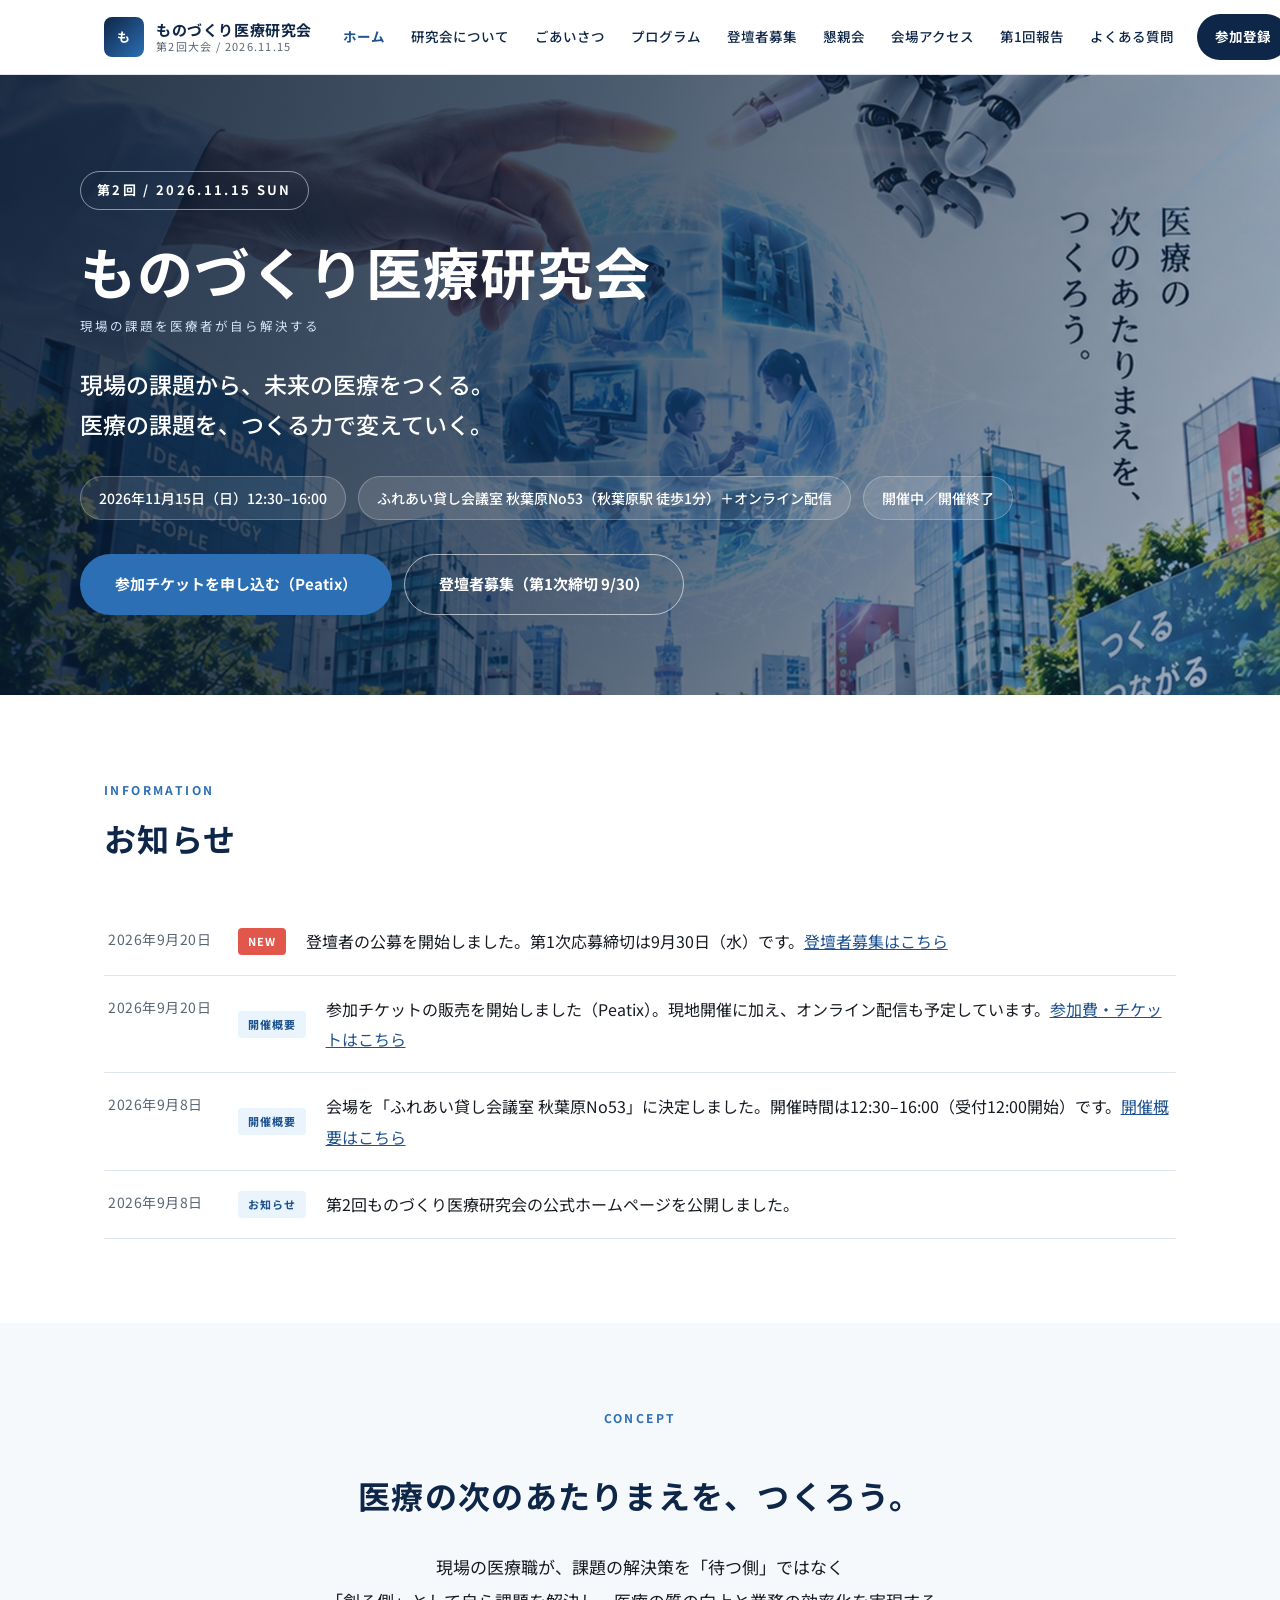
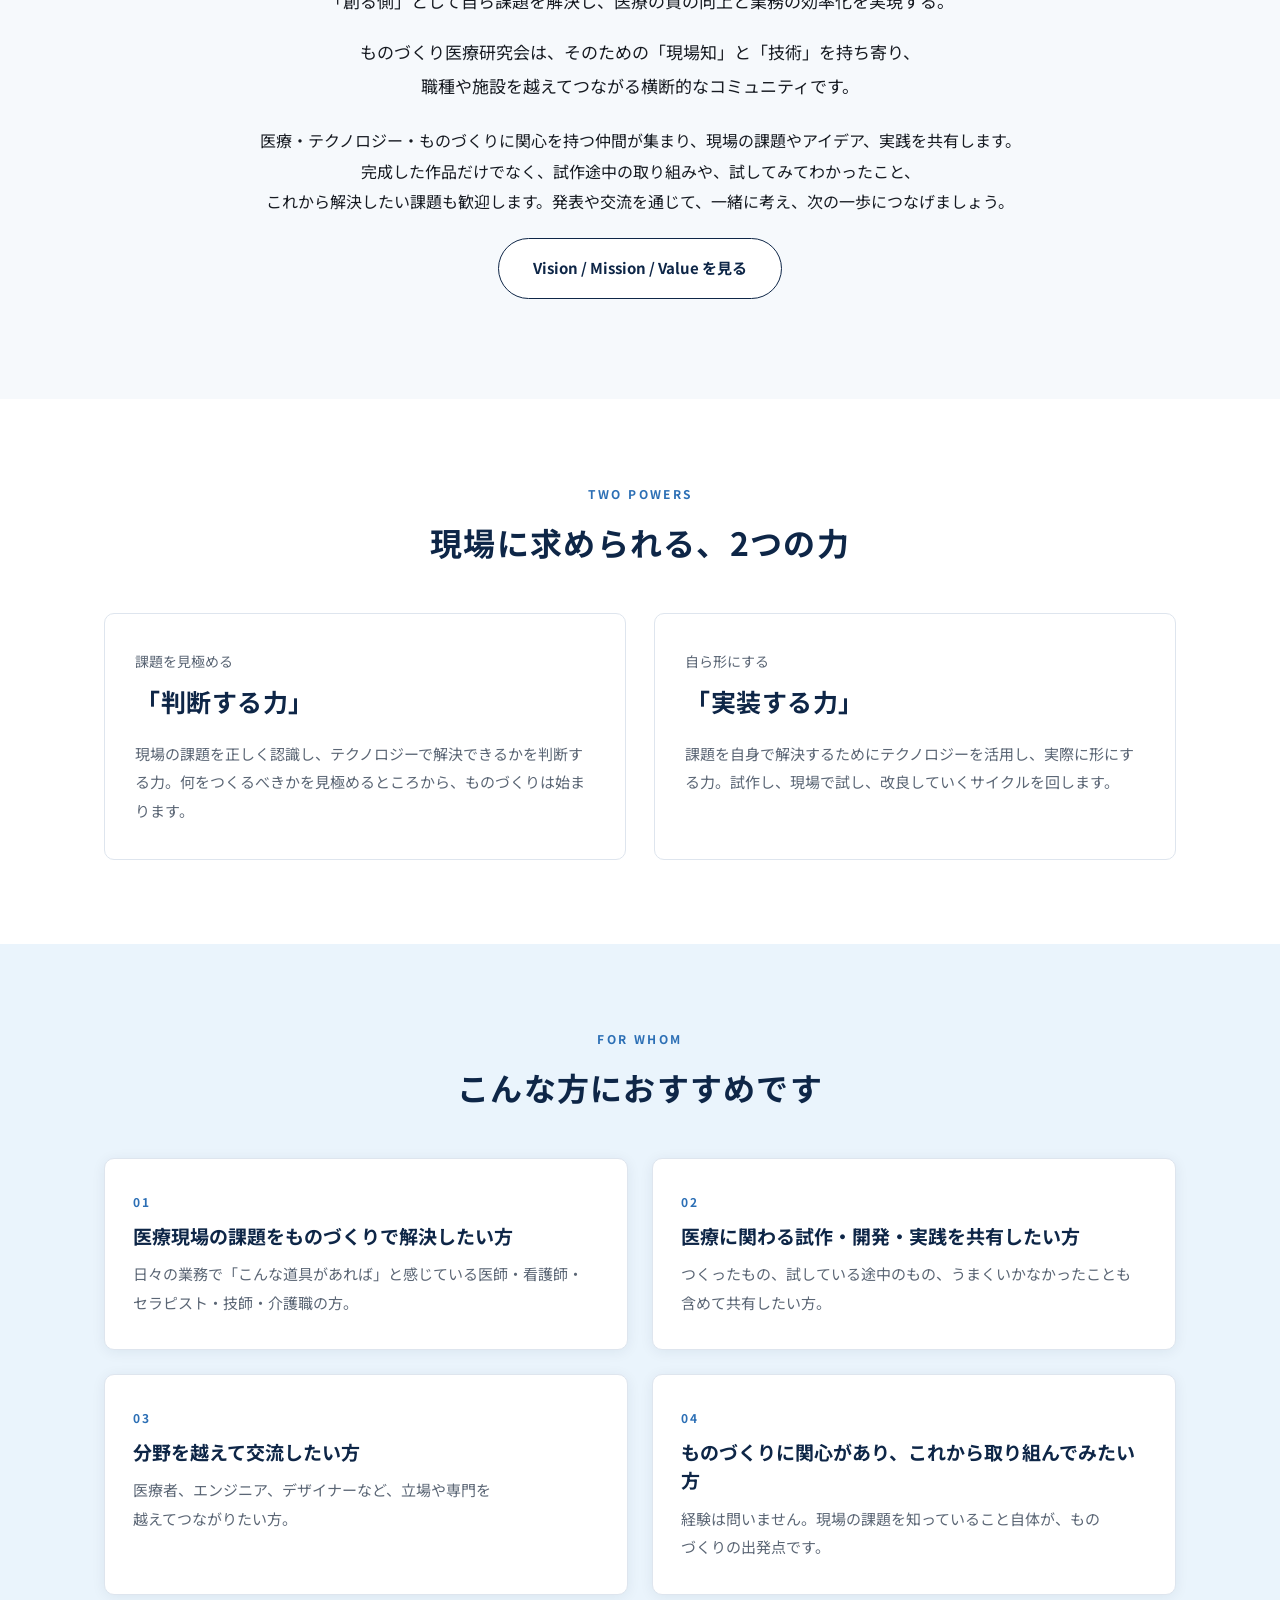
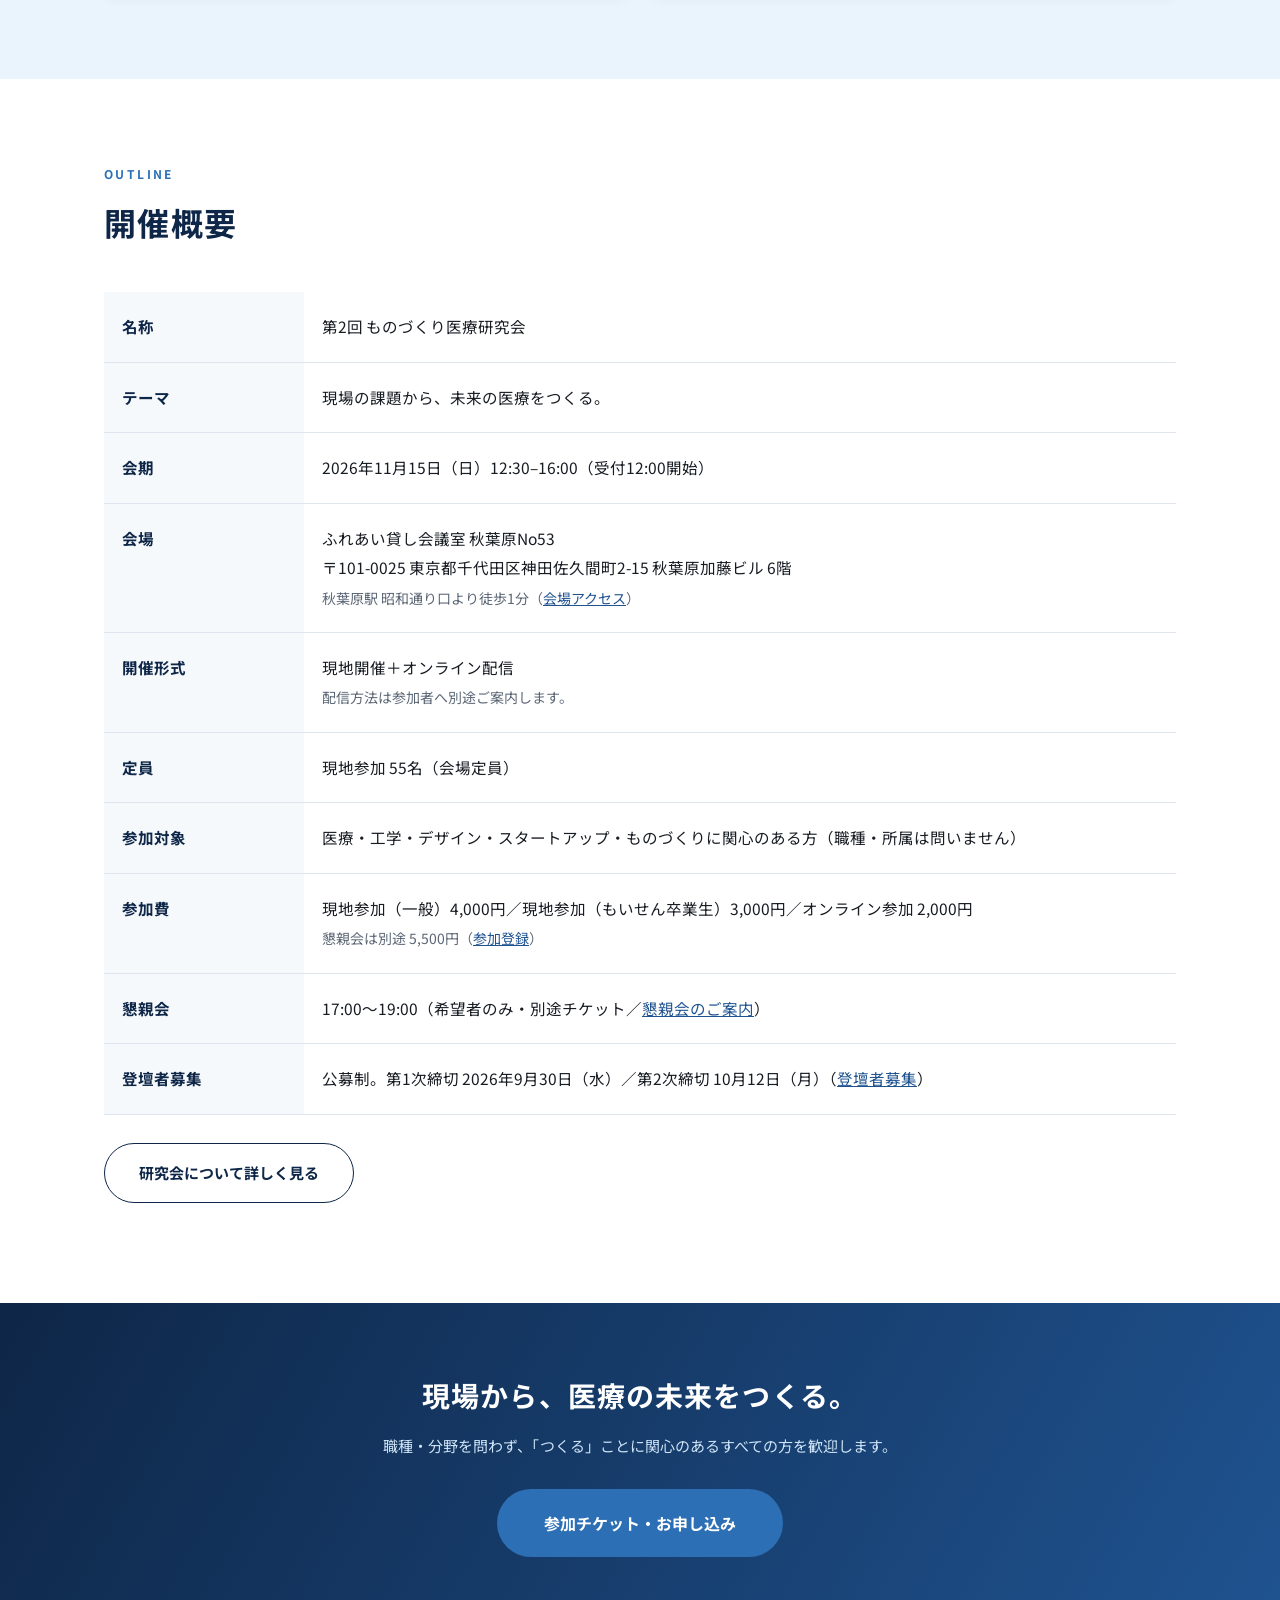
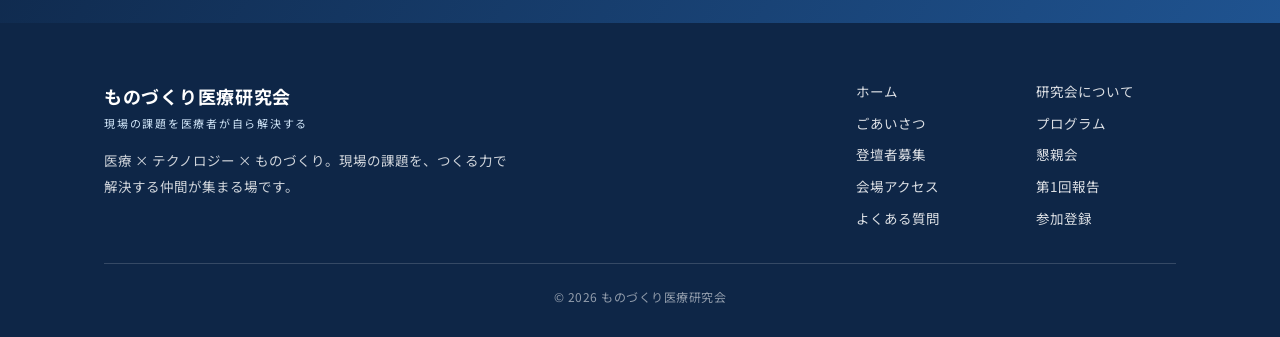
<file: index.html>
<!DOCTYPE html>
<html lang="ja">
<head>
<meta charset="UTF-8">
<meta name="viewport" content="width=device-width, initial-scale=1">
<title>ホーム｜第2回 ものづくり医療研究会</title>
<meta name="description" content="第2回ものづくり医療研究会を2026年11月15日（日）秋葉原にて開催。医療×テクノロジー×ものづくりで、現場の課題から未来の医療をつくる。">
<meta property="og:title" content="ホーム｜第2回 ものづくり医療研究会">
<meta property="og:description" content="第2回ものづくり医療研究会を2026年11月15日（日）秋葉原にて開催。医療×テクノロジー×ものづくりで、現場の課題から未来の医療をつくる。">
<meta property="og:image" content="images/keyvisual.jpg">
<meta property="og:type" content="website">
<link rel="preconnect" href="https://fonts.googleapis.com">
<link rel="preconnect" href="https://fonts.gstatic.com" crossorigin>
<link href="https://fonts.googleapis.com/css2?family=Noto+Sans+JP:wght@400;500;700&display=swap" rel="stylesheet">
<link rel="stylesheet" href="assets/style.css">
</head>
<body>
<header class="site-header">
  <div class="wrap header-inner">
    <a class="brand" href="index.html">
      <span class="brand-mark">も</span>
      <span class="brand-text">
        <span class="brand-name">ものづくり医療研究会</span>
        <span class="brand-sub">第2回大会 / 2026.11.15</span>
      </span>
    </a>
    <button class="nav-toggle" type="button" aria-label="メニューを開く" aria-expanded="false" aria-controls="globalNav"><span></span></button>
    <nav class="nav" id="globalNav">
      <a href="index.html" class="current">ホーム</a>
      <a href="about.html">研究会について</a>
      <a href="greeting.html">ごあいさつ</a>
      <a href="program.html">プログラム</a>
      <a href="call-for-presentations.html">登壇者募集</a>
      <a href="social.html">懇親会</a>
      <a href="access.html">会場アクセス</a>
      <a href="report-1st.html">第1回報告</a>
      <a href="faq.html">よくある質問</a>
      <a href="registration.html" class="nav-cta">参加登録</a>
    </nav>
  </div>
</header>
<section class="hero">
  <div class="hero-media"><img src="images/keyvisual.jpg" alt="第2回ものづくり医療研究会 キービジュアル"></div>
  <div class="wrap hero-inner">
    <span class="hero-eyebrow">第2回 / 2026.11.15 SUN</span>
    <h1>ものづくり医療研究会</h1>
    <p class="hero-en">現場の課題を医療者が自ら解決する</p>
    <p class="hero-lead">現場の課題から、未来の医療をつくる。<br>医療の課題を、つくる力で変えていく。</p>
    <div class="hero-facts">
      <span>2026年11月15日（日）12:30–16:00</span>
      <span>ふれあい貸し会議室 秋葉原No53（秋葉原駅 徒歩1分）＋オンライン配信</span>
      <span id="countdown"></span>
    </div>
    <div class="hero-actions">
      <a class="btn btn-primary" href="https://peatix.com/event/5176466" target="_blank" rel="noopener">参加チケットを申し込む（Peatix）</a>
      <a class="btn btn-ghost" href="call-for-presentations.html">登壇者募集（第1次締切 9/30）</a>
    </div>
  </div>
</section>

<section class="section">
  <div class="wrap">
    <div class="section-head">
      <p class="section-en">INFORMATION</p>
      <h2 class="section-title">お知らせ</h2>
    </div>
    <ul class="news-list">
      <li>
        <time datetime="2026-09-20">2026年9月20日</time>
        <span class="news-tag is-new">NEW</span>
        <span class="news-body">登壇者の公募を開始しました。第1次応募締切は9月30日（水）です。<a href="call-for-presentations.html">登壇者募集はこちら</a></span>
      </li>
      <li>
        <time datetime="2026-09-20">2026年9月20日</time>
        <span class="news-tag">開催概要</span>
        <span class="news-body">参加チケットの販売を開始しました（Peatix）。現地開催に加え、オンライン配信も予定しています。<a href="registration.html">参加費・チケットはこちら</a></span>
      </li>
      <li>
        <time datetime="2026-09-08">2026年9月8日</time>
        <span class="news-tag">開催概要</span>
        <span class="news-body">会場を「ふれあい貸し会議室 秋葉原No53」に決定しました。開催時間は12:30–16:00（受付12:00開始）です。<a href="about.html">開催概要はこちら</a></span>
      </li>
      <li>
        <time datetime="2026-09-08">2026年9月8日</time>
        <span class="news-tag">お知らせ</span>
        <span class="news-body">第2回ものづくり医療研究会の公式ホームページを公開しました。</span>
      </li>
    </ul>
  </div>
</section>

<section class="section section-soft">
  <div class="wrap narrow center">
    <p class="section-en">CONCEPT</p>
    <h2 class="section-title">医療の次のあたりまえを、つくろう。</h2>
    <p class="lead" style="margin-top:24px;"><span class="ph">現場の医療職が、</span><span class="ph">課題の解決策を「待つ側」ではなく</span><span class="ph">「創る側」として自ら課題を解決し、</span><span class="ph">医療の質の向上と</span><span class="ph">業務の効率化を実現する。</span></p>
    <p class="lead"><span class="ph">ものづくり医療研究会は、</span><span class="ph">そのための「現場知」と「技術」を持ち寄り、</span><span class="ph">職種や施設を越えてつながる</span><span class="ph">横断的なコミュニティです。</span></p>
    <p style="margin-top:22px;"><span class="ph">医療・テクノロジー・ものづくりに</span><span class="ph">関心を持つ仲間が集まり、</span><span class="ph">現場の課題やアイデア、実践を共有します。</span><span class="ph">完成した作品だけでなく、</span><span class="ph">試作途中の取り組みや、</span><span class="ph">試してみてわかったこと、</span><span class="ph">これから解決したい課題も歓迎します。</span><span class="ph">発表や交流を通じて、</span><span class="ph">一緒に考え、</span><span class="ph">次の一歩につなげましょう。</span></p>
    <p style="margin-top:22px;"><a class="btn btn-outline" href="about.html">Vision / Mission / Value を見る</a></p>
  </div>
</section>

<section class="section">
  <div class="wrap">
    <div class="section-head center">
      <p class="section-en">TWO POWERS</p>
      <h2 class="section-title">現場に求められる、2つの力</h2>
    </div>
    <div class="pillars">
      <div class="pillar">
        <div class="label">課題を見極める</div>
        <div class="power">「判断する力」</div>
        <p>現場の課題を正しく認識し、テクノロジーで解決できるかを判断する力。何をつくるべきかを見極めるところから、ものづくりは始まります。</p>
      </div>
      <div class="pillar">
        <div class="label">自ら形にする</div>
        <div class="power">「実装する力」</div>
        <p>課題を自身で解決するためにテクノロジーを活用し、実際に形にする力。試作し、現場で試し、改良していくサイクルを回します。</p>
      </div>
    </div>
  </div>
</section>

<section class="section section-sky">
  <div class="wrap">
    <div class="section-head center">
      <p class="section-en">FOR WHOM</p>
      <h2 class="section-title">こんな方におすすめです</h2>
    </div>
    <div class="grid grid-2">
      <div class="card">
        <span class="card-num">01</span>
        <h3>医療現場の課題をものづくりで解決したい方</h3>
        <p>日々の業務で「こんな道具があれば」と感じている医師・看護師・セラピスト・技師・介護職の方。</p>
      </div>
      <div class="card">
        <span class="card-num">02</span>
        <h3>医療に関わる試作・開発・実践を共有したい方</h3>
        <p>つくったもの、試している途中のもの、うまくいかなかったことも含めて共有したい方。</p>
      </div>
      <div class="card">
        <span class="card-num">03</span>
        <h3>分野を越えて交流したい方</h3>
        <p>医療者、エンジニア、デザイナーなど、立場や専門を越えてつながりたい方。</p>
      </div>
      <div class="card">
        <span class="card-num">04</span>
        <h3>ものづくりに関心があり、これから取り組んでみたい方</h3>
        <p>経験は問いません。現場の課題を知っていること自体が、ものづくりの出発点です。</p>
      </div>
    </div>
  </div>
</section>

<section class="section">
  <div class="wrap">
    <div class="section-head">
      <p class="section-en">OUTLINE</p>
      <h2 class="section-title">開催概要</h2>
    </div>
    <table class="table-outline">
      <tr><th>名称</th><td>第2回 ものづくり医療研究会</td></tr>
      <tr><th>テーマ</th><td>現場の課題から、未来の医療をつくる。</td></tr>
      <tr><th>会期</th><td>2026年11月15日（日）12:30–16:00（受付12:00開始）</td></tr>
      <tr><th>会場</th><td>ふれあい貸し会議室 秋葉原No53<br>〒101-0025 東京都千代田区神田佐久間町2-15 秋葉原加藤ビル 6階<br><span class="muted">秋葉原駅 昭和通り口より徒歩1分（<a href="access.html">会場アクセス</a>）</span></td></tr>
      <tr><th>開催形式</th><td>現地開催＋オンライン配信<br><span class="muted">配信方法は参加者へ別途ご案内します。</span></td></tr>
      <tr><th>定員</th><td>現地参加 55名（会場定員）</td></tr>
      <tr><th>参加対象</th><td>医療・工学・デザイン・スタートアップ・ものづくりに関心のある方（職種・所属は問いません）</td></tr>
      <tr><th>参加費</th><td>現地参加（一般）4,000円／現地参加（もいせん卒業生）3,000円／オンライン参加 2,000円<br><span class="muted">懇親会は別途 5,500円（<a href="registration.html">参加登録</a>）</span></td></tr>
      <tr><th>懇親会</th><td>17:00〜19:00（希望者のみ・別途チケット／<a href="social.html">懇親会のご案内</a>）</td></tr>
      <tr><th>登壇者募集</th><td>公募制。第1次締切 2026年9月30日（水）／第2次締切 10月12日（月）（<a href="call-for-presentations.html">登壇者募集</a>）</td></tr>
    </table>
    <p style="margin-top:28px;"><a class="btn btn-outline" href="about.html">研究会について詳しく見る</a></p>
  </div>
</section>

<section class="cta-band">
  <div class="wrap">
    <h2>現場から、医療の未来をつくる。</h2>
    <p>職種・分野を問わず、「つくる」ことに関心のあるすべての方を歓迎します。</p>
    <a class="btn btn-primary btn-lg" href="registration.html">参加チケット・お申し込み</a>
  </div>
</section>
<footer class="site-footer">
  <div class="wrap">
    <div class="footer-top">
      <div class="footer-brand">
        <div class="name">ものづくり医療研究会</div>
        <div class="en">現場の課題を医療者が自ら解決する</div>
        <p>医療 × テクノロジー × ものづくり。現場の課題を、つくる力で解決する仲間が集まる場です。</p>
      </div>
      <nav class="footer-nav">
      <a href="index.html">ホーム</a>
      <a href="about.html">研究会について</a>
      <a href="greeting.html">ごあいさつ</a>
      <a href="program.html">プログラム</a>
      <a href="call-for-presentations.html">登壇者募集</a>
      <a href="social.html">懇親会</a>
      <a href="access.html">会場アクセス</a>
      <a href="report-1st.html">第1回報告</a>
      <a href="faq.html">よくある質問</a>
      <a href="registration.html">参加登録</a>
      </nav>
    </div>
    <div class="copyright">&copy; 2026 ものづくり医療研究会</div>
  </div>
</footer>
<script src="assets/script.js"></script>
</body>
</html>
</file>
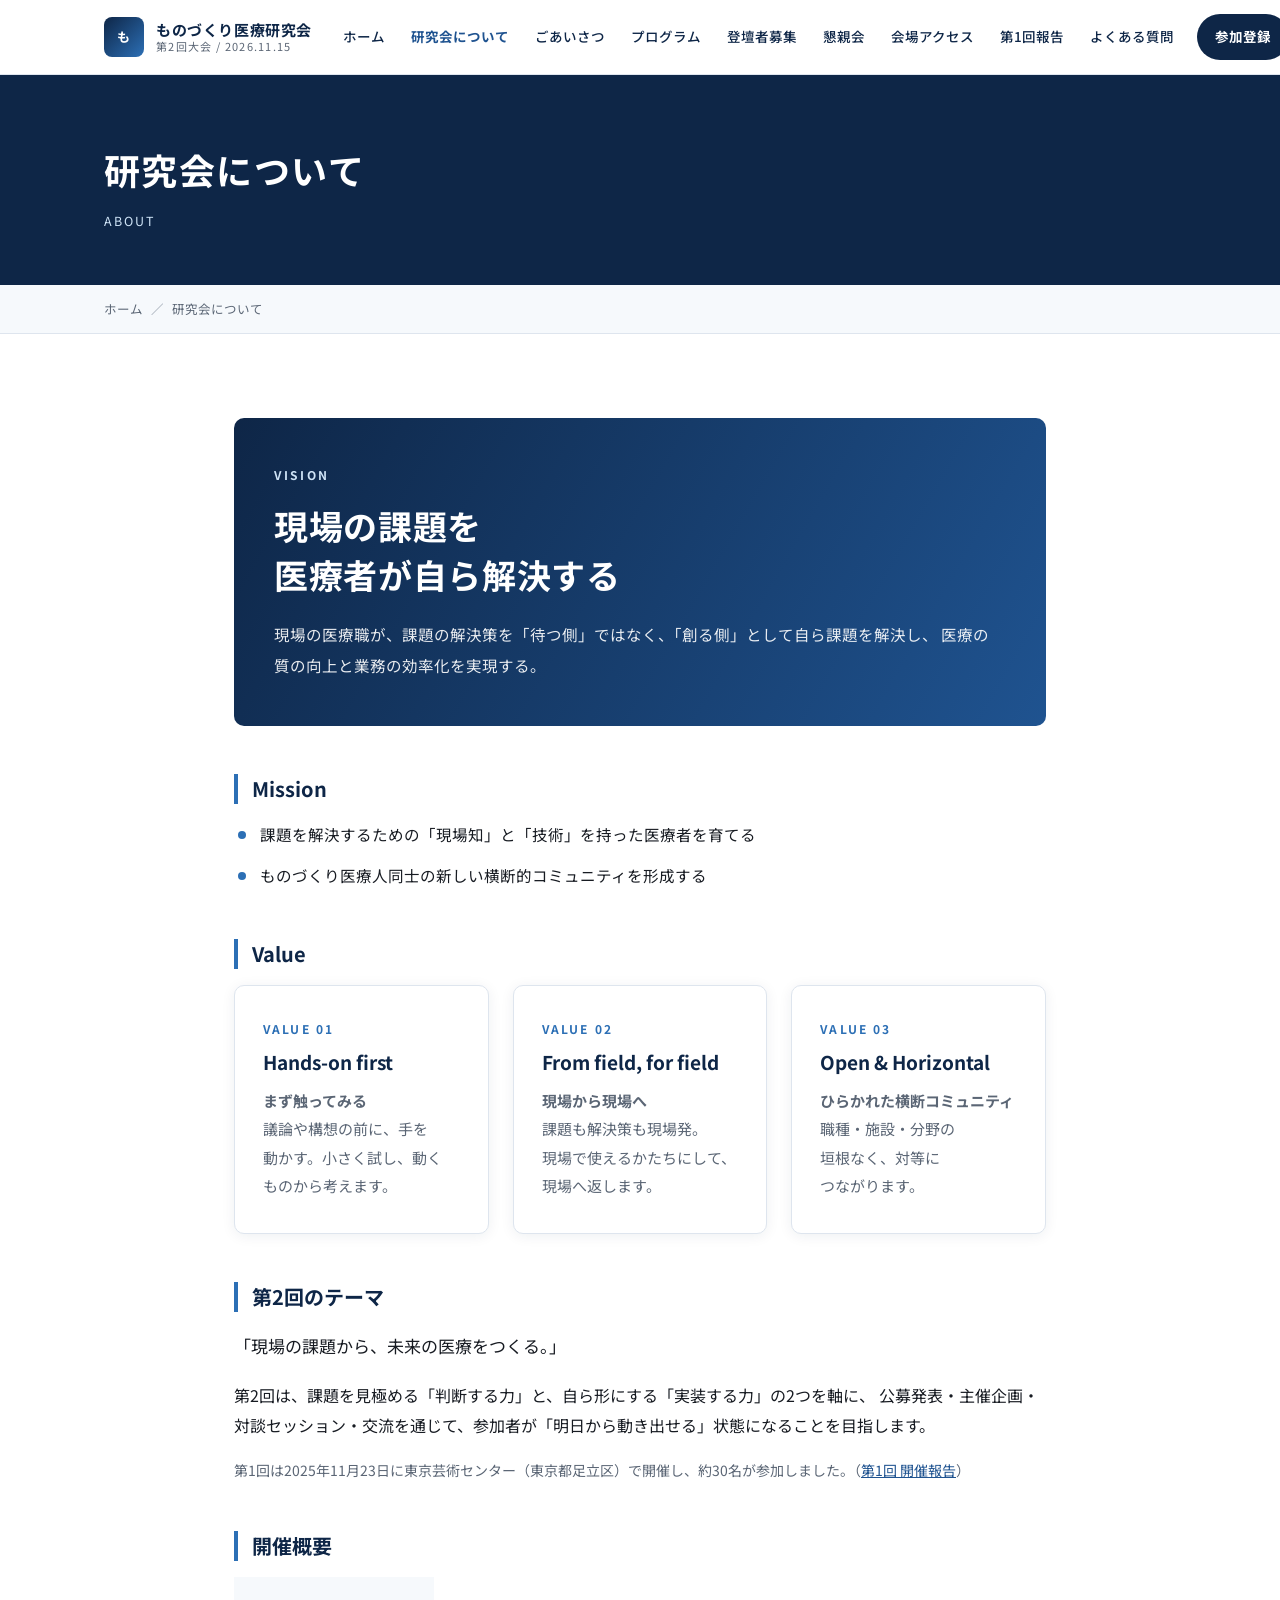
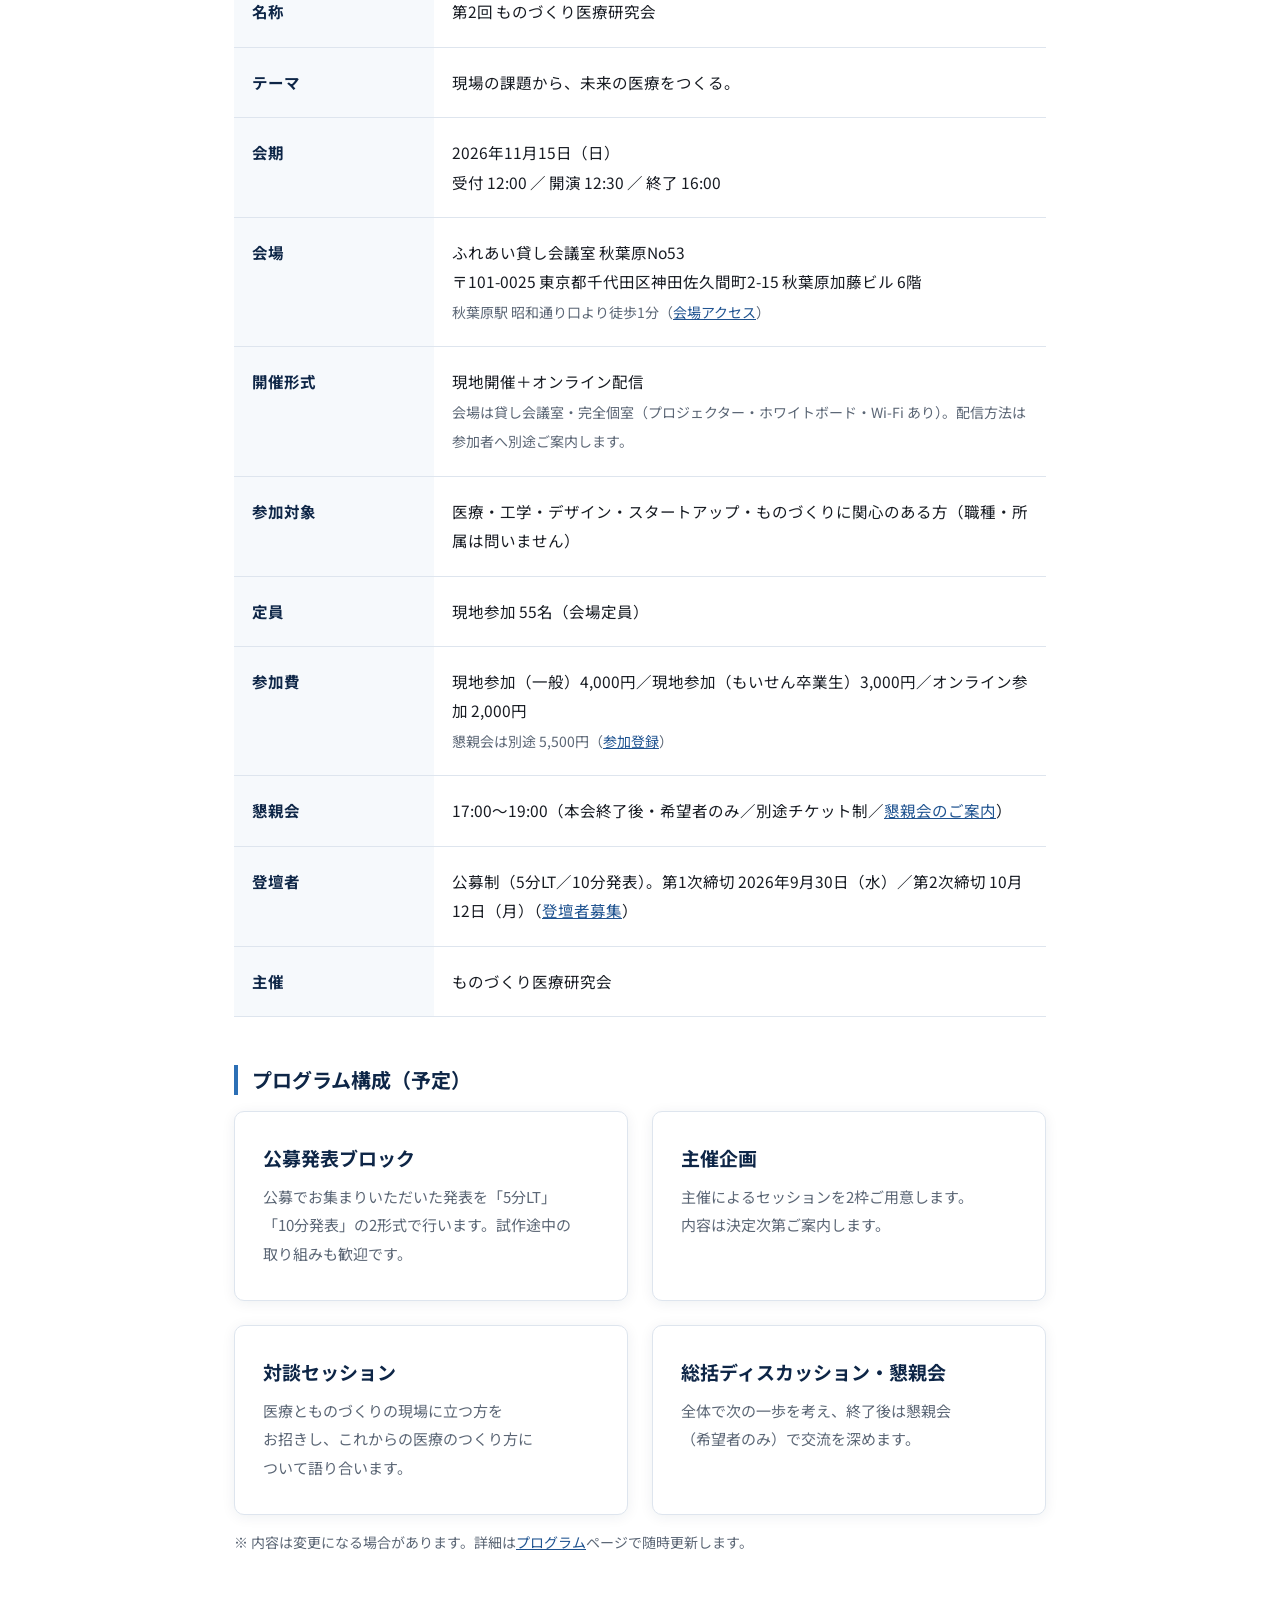
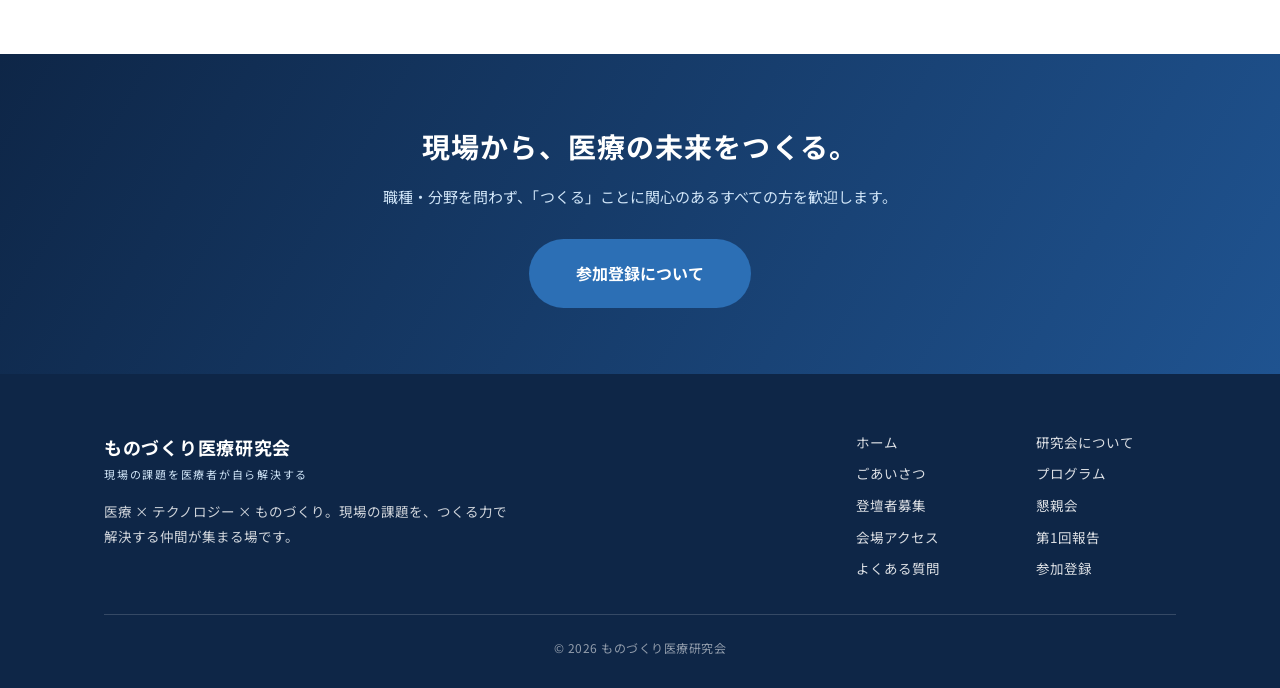
<file: about.html>
<!DOCTYPE html>
<html lang="ja">
<head>
<meta charset="UTF-8">
<meta name="viewport" content="width=device-width, initial-scale=1">
<title>研究会について｜第2回 ものづくり医療研究会</title>
<meta name="description" content="ものづくり医療研究会の理念と、第2回の開催概要・プログラム構成をご紹介します。">
<meta property="og:title" content="研究会について｜第2回 ものづくり医療研究会">
<meta property="og:description" content="ものづくり医療研究会の理念と、第2回の開催概要・プログラム構成をご紹介します。">
<meta property="og:image" content="images/keyvisual.jpg">
<meta property="og:type" content="website">
<link rel="preconnect" href="https://fonts.googleapis.com">
<link rel="preconnect" href="https://fonts.gstatic.com" crossorigin>
<link href="https://fonts.googleapis.com/css2?family=Noto+Sans+JP:wght@400;500;700&display=swap" rel="stylesheet">
<link rel="stylesheet" href="assets/style.css">
</head>
<body>
<header class="site-header">
  <div class="wrap header-inner">
    <a class="brand" href="index.html">
      <span class="brand-mark">も</span>
      <span class="brand-text">
        <span class="brand-name">ものづくり医療研究会</span>
        <span class="brand-sub">第2回大会 / 2026.11.15</span>
      </span>
    </a>
    <button class="nav-toggle" type="button" aria-label="メニューを開く" aria-expanded="false" aria-controls="globalNav"><span></span></button>
    <nav class="nav" id="globalNav">
      <a href="index.html">ホーム</a>
      <a href="about.html" class="current">研究会について</a>
      <a href="greeting.html">ごあいさつ</a>
      <a href="program.html">プログラム</a>
      <a href="call-for-presentations.html">登壇者募集</a>
      <a href="social.html">懇親会</a>
      <a href="access.html">会場アクセス</a>
      <a href="report-1st.html">第1回報告</a>
      <a href="faq.html">よくある質問</a>
      <a href="registration.html" class="nav-cta">参加登録</a>
    </nav>
  </div>
</header>
<section class="page-head">
  <div class="wrap">
    <h1>研究会について</h1>
    <p>ABOUT</p>
  </div>
</section>
<div class="breadcrumb">
  <ol>
    <li><a href="index.html">ホーム</a></li>
    <li>研究会について</li>
  </ol>
</div>
<section class="section">
  <div class="wrap narrow">
    <div class="vision">
      <p class="vision-en">VISION</p>
      <p class="vision-copy">現場の課題を<br>医療者が自ら解決する</p>
      <p class="vision-text">
        現場の医療職が、課題の解決策を「待つ側」ではなく、「創る側」として自ら課題を解決し、
        医療の質の向上と業務の効率化を実現する。
      </p>
    </div>

    <h2 class="block-title">Mission</h2>
    <ul class="check">
      <li>課題を解決するための「現場知」と「技術」を持った医療者を育てる</li>
      <li>ものづくり医療人同士の新しい横断的コミュニティを形成する</li>
    </ul>

    <h2 class="block-title">Value</h2>
    <div class="grid grid-3">
      <div class="card">
        <span class="card-num">VALUE 01</span>
        <h3>Hands-on first</h3>
        <p><strong>まず触ってみる</strong><br>議論や構想の前に、手を動かす。小さく試し、動くものから考えます。</p>
      </div>
      <div class="card">
        <span class="card-num">VALUE 02</span>
        <h3>From field, for field</h3>
        <p><strong>現場から現場へ</strong><br>課題も解決策も現場発。現場で使えるかたちにして、現場へ返します。</p>
      </div>
      <div class="card">
        <span class="card-num">VALUE 03</span>
        <h3>Open &amp; Horizontal</h3>
        <p><strong>ひらかれた横断コミュニティ</strong><br>職種・施設・分野の垣根なく、対等につながります。</p>
      </div>
    </div>

    <h2 class="block-title">第2回のテーマ</h2>
    <p class="lead">「現場の課題から、未来の医療をつくる。」</p>
    <p>
      第2回は、課題を見極める「判断する力」と、自ら形にする「実装する力」の2つを軸に、
      公募発表・主催企画・対談セッション・交流を通じて、参加者が「明日から動き出せる」状態になることを目指します。
    </p>
    <p class="muted">
      第1回は2025年11月23日に東京芸術センター（東京都足立区）で開催し、約30名が参加しました。（<a href="report-1st.html">第1回 開催報告</a>）
    </p>

    <h2 class="block-title">開催概要</h2>
    <table class="table-outline">
      <tr><th>名称</th><td>第2回 ものづくり医療研究会</td></tr>
      <tr><th>テーマ</th><td>現場の課題から、未来の医療をつくる。</td></tr>
      <tr><th>会期</th><td>2026年11月15日（日）<br>受付 12:00 ／ 開演 12:30 ／ 終了 16:00</td></tr>
      <tr><th>会場</th><td>ふれあい貸し会議室 秋葉原No53<br>〒101-0025 東京都千代田区神田佐久間町2-15 秋葉原加藤ビル 6階<br><span class="muted">秋葉原駅 昭和通り口より徒歩1分（<a href="access.html">会場アクセス</a>）</span></td></tr>
      <tr><th>開催形式</th><td>現地開催＋オンライン配信<br><span class="muted">会場は貸し会議室・完全個室（プロジェクター・ホワイトボード・Wi-Fi あり）。配信方法は参加者へ別途ご案内します。</span></td></tr>
      <tr><th>参加対象</th><td>医療・工学・デザイン・スタートアップ・ものづくりに関心のある方（職種・所属は問いません）</td></tr>
      <tr><th>定員</th><td>現地参加 55名（会場定員）</td></tr>
      <tr><th>参加費</th><td>現地参加（一般）4,000円／現地参加（もいせん卒業生）3,000円／オンライン参加 2,000円<br><span class="muted">懇親会は別途 5,500円（<a href="registration.html">参加登録</a>）</span></td></tr>
      <tr><th>懇親会</th><td>17:00〜19:00（本会終了後・希望者のみ／別途チケット制／<a href="social.html">懇親会のご案内</a>）</td></tr>
      <tr><th>登壇者</th><td>公募制（5分LT／10分発表）。第1次締切 2026年9月30日（水）／第2次締切 10月12日（月）（<a href="call-for-presentations.html">登壇者募集</a>）</td></tr>
      <tr><th>主催</th><td>ものづくり医療研究会</td></tr>
    </table>

    <h2 class="block-title">プログラム構成（予定）</h2>
    <div class="grid grid-2" style="margin-bottom:8px;">
      <div class="card">
        <h3>公募発表ブロック</h3>
        <p>公募でお集まりいただいた発表を「5分LT」「10分発表」の2形式で行います。試作途中の取り組みも歓迎です。</p>
      </div>
      <div class="card">
        <h3>主催企画</h3>
        <p>主催によるセッションを2枠ご用意します。内容は決定次第ご案内します。</p>
      </div>
      <div class="card">
        <h3>対談セッション</h3>
        <p>医療とものづくりの現場に立つ方をお招きし、これからの医療のつくり方について語り合います。</p>
      </div>
      <div class="card">
        <h3>総括ディスカッション・懇親会</h3>
        <p>全体で次の一歩を考え、終了後は懇親会（希望者のみ）で交流を深めます。</p>
      </div>
    </div>
    <p class="muted">※ 内容は変更になる場合があります。詳細は<a href="program.html">プログラム</a>ページで随時更新します。</p>
  </div>
</section>

<section class="cta-band">
  <div class="wrap">
    <h2>現場から、医療の未来をつくる。</h2>
    <p>職種・分野を問わず、「つくる」ことに関心のあるすべての方を歓迎します。</p>
    <a class="btn btn-primary btn-lg" href="registration.html">参加登録について</a>
  </div>
</section>
<footer class="site-footer">
  <div class="wrap">
    <div class="footer-top">
      <div class="footer-brand">
        <div class="name">ものづくり医療研究会</div>
        <div class="en">現場の課題を医療者が自ら解決する</div>
        <p>医療 × テクノロジー × ものづくり。現場の課題を、つくる力で解決する仲間が集まる場です。</p>
      </div>
      <nav class="footer-nav">
      <a href="index.html">ホーム</a>
      <a href="about.html">研究会について</a>
      <a href="greeting.html">ごあいさつ</a>
      <a href="program.html">プログラム</a>
      <a href="call-for-presentations.html">登壇者募集</a>
      <a href="social.html">懇親会</a>
      <a href="access.html">会場アクセス</a>
      <a href="report-1st.html">第1回報告</a>
      <a href="faq.html">よくある質問</a>
      <a href="registration.html">参加登録</a>
      </nav>
    </div>
    <div class="copyright">&copy; 2026 ものづくり医療研究会</div>
  </div>
</footer>
<script src="assets/script.js"></script>
</body>
</html>
</file>
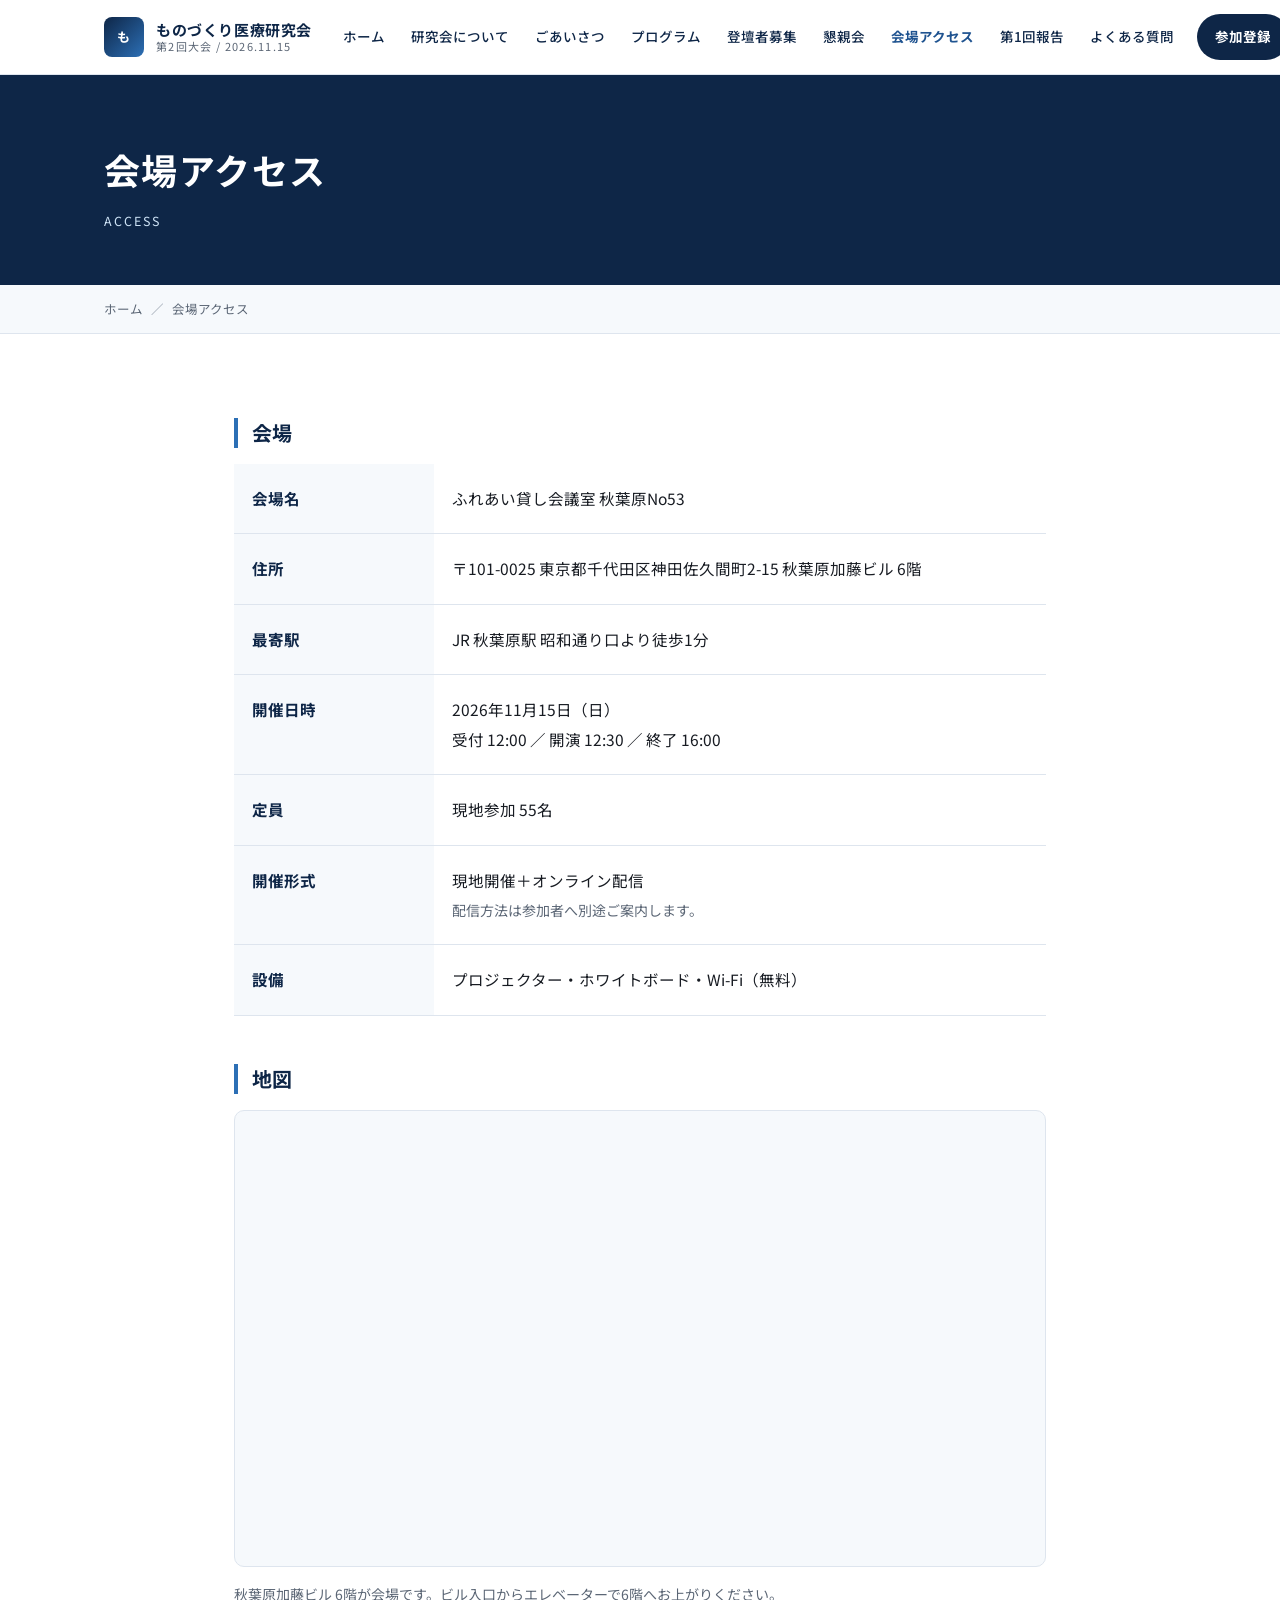
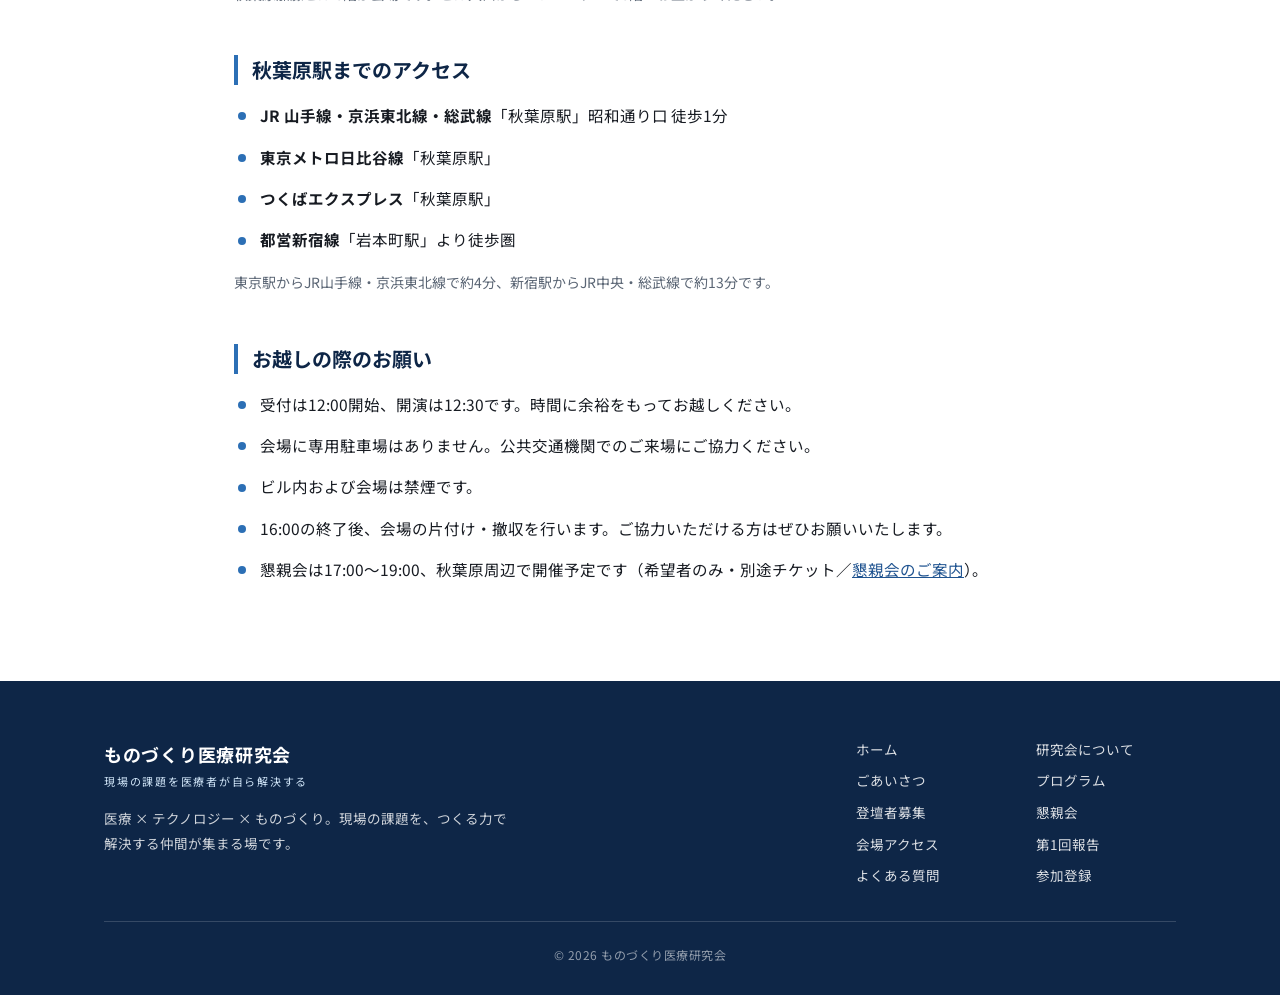
<file: access.html>
<!DOCTYPE html>
<html lang="ja">
<head>
<meta charset="UTF-8">
<meta name="viewport" content="width=device-width, initial-scale=1">
<title>会場アクセス｜第2回 ものづくり医療研究会</title>
<meta name="description" content="第2回ものづくり医療研究会の開催地・秋葉原へのアクセス情報。">
<meta property="og:title" content="会場アクセス｜第2回 ものづくり医療研究会">
<meta property="og:description" content="第2回ものづくり医療研究会の開催地・秋葉原へのアクセス情報。">
<meta property="og:image" content="images/keyvisual.jpg">
<meta property="og:type" content="website">
<link rel="preconnect" href="https://fonts.googleapis.com">
<link rel="preconnect" href="https://fonts.gstatic.com" crossorigin>
<link href="https://fonts.googleapis.com/css2?family=Noto+Sans+JP:wght@400;500;700&display=swap" rel="stylesheet">
<link rel="stylesheet" href="assets/style.css">
</head>
<body>
<header class="site-header">
  <div class="wrap header-inner">
    <a class="brand" href="index.html">
      <span class="brand-mark">も</span>
      <span class="brand-text">
        <span class="brand-name">ものづくり医療研究会</span>
        <span class="brand-sub">第2回大会 / 2026.11.15</span>
      </span>
    </a>
    <button class="nav-toggle" type="button" aria-label="メニューを開く" aria-expanded="false" aria-controls="globalNav"><span></span></button>
    <nav class="nav" id="globalNav">
      <a href="index.html">ホーム</a>
      <a href="about.html">研究会について</a>
      <a href="greeting.html">ごあいさつ</a>
      <a href="program.html">プログラム</a>
      <a href="call-for-presentations.html">登壇者募集</a>
      <a href="social.html">懇親会</a>
      <a href="access.html" class="current">会場アクセス</a>
      <a href="report-1st.html">第1回報告</a>
      <a href="faq.html">よくある質問</a>
      <a href="registration.html" class="nav-cta">参加登録</a>
    </nav>
  </div>
</header>
<section class="page-head">
  <div class="wrap">
    <h1>会場アクセス</h1>
    <p>ACCESS</p>
  </div>
</section>
<div class="breadcrumb">
  <ol>
    <li><a href="index.html">ホーム</a></li>
    <li>会場アクセス</li>
  </ol>
</div>
<section class="section">
  <div class="wrap narrow">
    <h2 class="block-title mt-0">会場</h2>
    <table class="table-outline">
      <tr><th>会場名</th><td>ふれあい貸し会議室 秋葉原No53</td></tr>
      <tr><th>住所</th><td>〒101-0025 東京都千代田区神田佐久間町2-15 秋葉原加藤ビル 6階</td></tr>
      <tr><th>最寄駅</th><td>JR 秋葉原駅 昭和通り口より徒歩1分</td></tr>
      <tr><th>開催日時</th><td>2026年11月15日（日）<br>受付 12:00 ／ 開演 12:30 ／ 終了 16:00</td></tr>
      <tr><th>定員</th><td>現地参加 55名</td></tr>
      <tr><th>開催形式</th><td>現地開催＋オンライン配信<br><span class="muted">配信方法は参加者へ別途ご案内します。</span></td></tr>
      <tr><th>設備</th><td>プロジェクター・ホワイトボード・Wi-Fi（無料）</td></tr>
    </table>

    <h2 class="block-title">地図</h2>
    <div class="map-frame">
      <iframe src="https://maps.google.com/maps?q=%E6%9D%B1%E4%BA%AC%E9%83%BD%E5%8D%83%E4%BB%A3%E7%94%B0%E5%8C%BA%E7%A5%9E%E7%94%B0%E4%BD%90%E4%B9%85%E9%96%93%E7%94%BA2-15&amp;hl=ja&amp;z=17&amp;output=embed" title="会場地図" loading="lazy" referrerpolicy="no-referrer-when-downgrade"></iframe>
    </div>
    <p class="muted">秋葉原加藤ビル 6階が会場です。ビル入口からエレベーターで6階へお上がりください。</p>

    <h2 class="block-title">秋葉原駅までのアクセス</h2>
    <ul class="check">
      <li><strong>JR 山手線・京浜東北線・総武線</strong>「秋葉原駅」昭和通り口 徒歩1分</li>
      <li><strong>東京メトロ日比谷線</strong>「秋葉原駅」</li>
      <li><strong>つくばエクスプレス</strong>「秋葉原駅」</li>
      <li><strong>都営新宿線</strong>「岩本町駅」より徒歩圏</li>
    </ul>
    <p class="muted">東京駅からJR山手線・京浜東北線で約4分、新宿駅からJR中央・総武線で約13分です。</p>

    <h2 class="block-title">お越しの際のお願い</h2>
    <ul class="check">
      <li>受付は12:00開始、開演は12:30です。時間に余裕をもってお越しください。</li>
      <li>会場に専用駐車場はありません。公共交通機関でのご来場にご協力ください。</li>
      <li>ビル内および会場は禁煙です。</li>
      <li>16:00の終了後、会場の片付け・撤収を行います。ご協力いただける方はぜひお願いいたします。</li>
      <li>懇親会は17:00〜19:00、秋葉原周辺で開催予定です（希望者のみ・別途チケット／<a href="social.html">懇親会のご案内</a>）。</li>
    </ul>
  </div>
</section>
<footer class="site-footer">
  <div class="wrap">
    <div class="footer-top">
      <div class="footer-brand">
        <div class="name">ものづくり医療研究会</div>
        <div class="en">現場の課題を医療者が自ら解決する</div>
        <p>医療 × テクノロジー × ものづくり。現場の課題を、つくる力で解決する仲間が集まる場です。</p>
      </div>
      <nav class="footer-nav">
      <a href="index.html">ホーム</a>
      <a href="about.html">研究会について</a>
      <a href="greeting.html">ごあいさつ</a>
      <a href="program.html">プログラム</a>
      <a href="call-for-presentations.html">登壇者募集</a>
      <a href="social.html">懇親会</a>
      <a href="access.html">会場アクセス</a>
      <a href="report-1st.html">第1回報告</a>
      <a href="faq.html">よくある質問</a>
      <a href="registration.html">参加登録</a>
      </nav>
    </div>
    <div class="copyright">&copy; 2026 ものづくり医療研究会</div>
  </div>
</footer>
<script src="assets/script.js"></script>
</body>
</html>
</file>
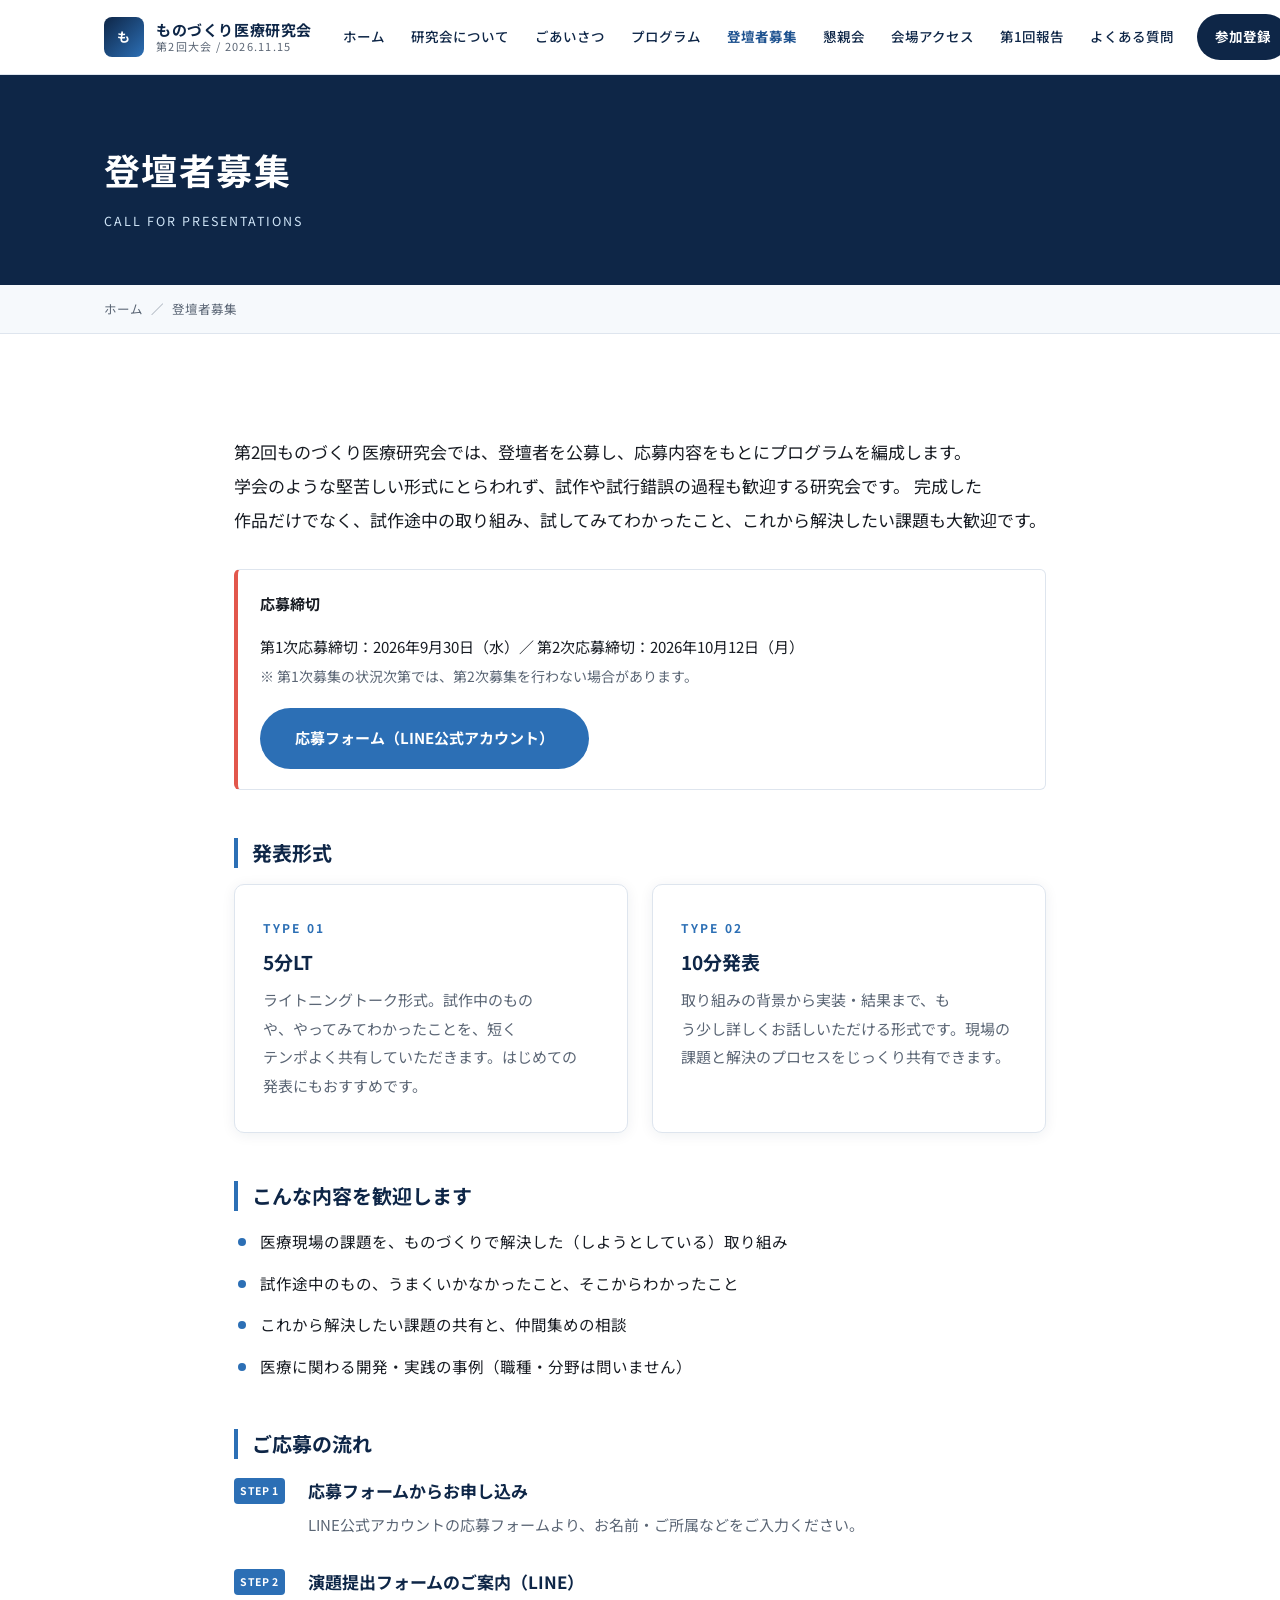
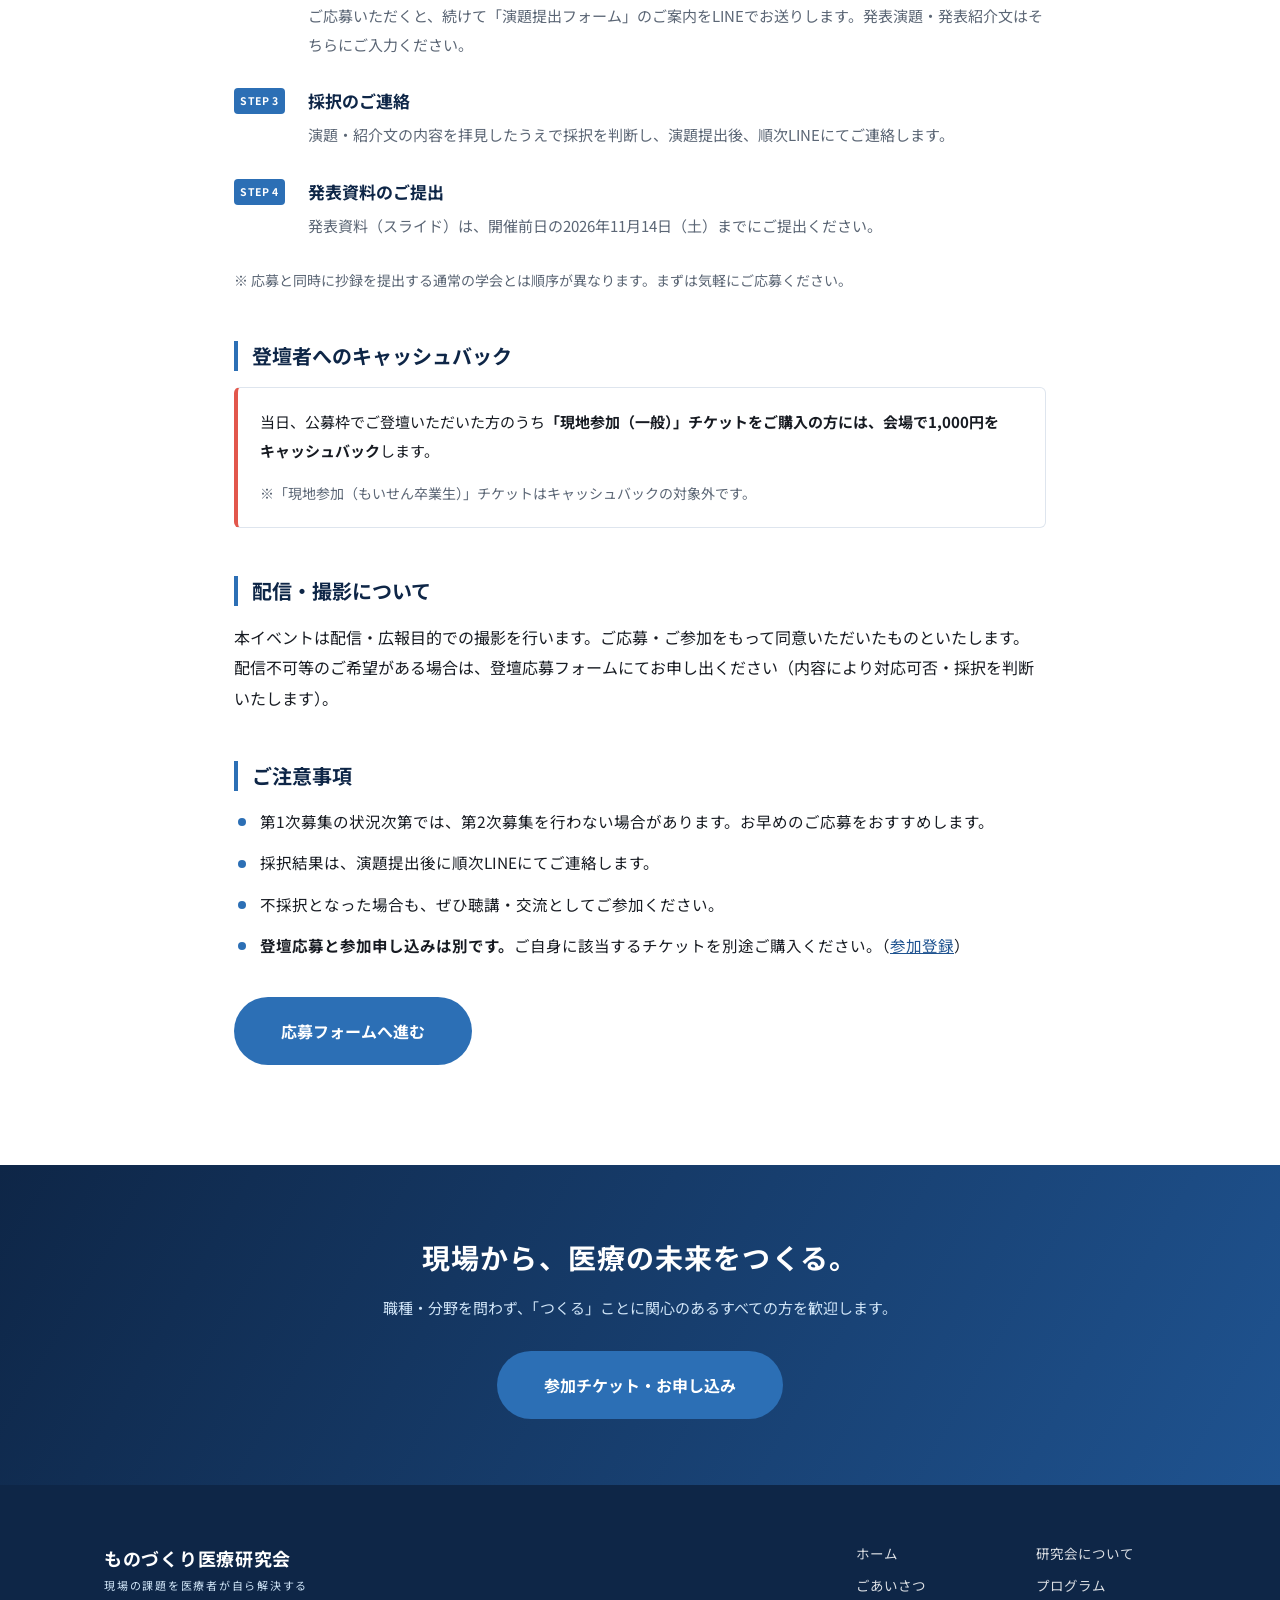
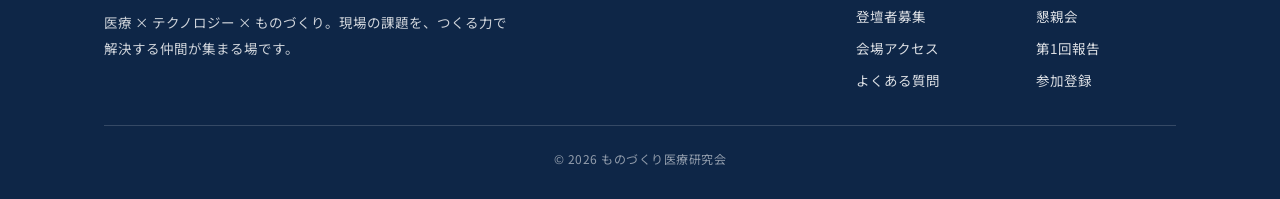
<file: call-for-presentations.html>
<!DOCTYPE html>
<html lang="ja">
<head>
<meta charset="UTF-8">
<meta name="viewport" content="width=device-width, initial-scale=1">
<title>登壇者募集｜第2回 ものづくり医療研究会</title>
<meta name="description" content="第2回ものづくり医療研究会の登壇者を公募します。5分LT／10分発表の2形式。第1次締切2026年9月30日、第2次締切10月12日。">
<meta property="og:title" content="登壇者募集｜第2回 ものづくり医療研究会">
<meta property="og:description" content="第2回ものづくり医療研究会の登壇者を公募します。5分LT／10分発表の2形式。第1次締切2026年9月30日、第2次締切10月12日。">
<meta property="og:image" content="images/keyvisual.jpg">
<meta property="og:type" content="website">
<link rel="preconnect" href="https://fonts.googleapis.com">
<link rel="preconnect" href="https://fonts.gstatic.com" crossorigin>
<link href="https://fonts.googleapis.com/css2?family=Noto+Sans+JP:wght@400;500;700&display=swap" rel="stylesheet">
<link rel="stylesheet" href="assets/style.css">
</head>
<body>
<header class="site-header">
  <div class="wrap header-inner">
    <a class="brand" href="index.html">
      <span class="brand-mark">も</span>
      <span class="brand-text">
        <span class="brand-name">ものづくり医療研究会</span>
        <span class="brand-sub">第2回大会 / 2026.11.15</span>
      </span>
    </a>
    <button class="nav-toggle" type="button" aria-label="メニューを開く" aria-expanded="false" aria-controls="globalNav"><span></span></button>
    <nav class="nav" id="globalNav">
      <a href="index.html">ホーム</a>
      <a href="about.html">研究会について</a>
      <a href="greeting.html">ごあいさつ</a>
      <a href="program.html">プログラム</a>
      <a href="call-for-presentations.html" class="current">登壇者募集</a>
      <a href="social.html">懇親会</a>
      <a href="access.html">会場アクセス</a>
      <a href="report-1st.html">第1回報告</a>
      <a href="faq.html">よくある質問</a>
      <a href="registration.html" class="nav-cta">参加登録</a>
    </nav>
  </div>
</header>
<section class="page-head">
  <div class="wrap">
    <h1>登壇者募集</h1>
    <p>CALL FOR PRESENTATIONS</p>
  </div>
</section>
<div class="breadcrumb">
  <ol>
    <li><a href="index.html">ホーム</a></li>
    <li>登壇者募集</li>
  </ol>
</div>
<section class="section">
  <div class="wrap narrow">
    <p class="lead">
      第2回ものづくり医療研究会では、登壇者を公募し、応募内容をもとにプログラムを編成します。<br>
      学会のような堅苦しい形式にとらわれず、試作や試行錯誤の過程も歓迎する研究会です。
      完成した作品だけでなく、試作途中の取り組み、試してみてわかったこと、これから解決したい課題も大歓迎です。
    </p>

    <div class="notice" style="margin-top:32px;">
      <p><strong>応募締切</strong></p>
      <p>第1次応募締切：2026年9月30日（水）／ 第2次応募締切：2026年10月12日（月）<br>
      <span class="muted">※ 第1次募集の状況次第では、第2次募集を行わない場合があります。</span></p>
      <p style="margin-top:18px;"><a class="btn btn-primary" href="https://liff.line.me/2007735990-vAgkOqw7?unique_key=R9oP1l&amp;ts=1789623476" target="_blank" rel="noopener">応募フォーム（LINE公式アカウント）</a></p>
    </div>

    <h2 class="block-title">発表形式</h2>
    <div class="grid grid-2">
      <div class="card">
        <span class="card-num">TYPE 01</span>
        <h3>5分LT</h3>
        <p>ライトニングトーク形式。試作中のものや、やってみてわかったことを、短くテンポよく共有していただきます。はじめての発表にもおすすめです。</p>
      </div>
      <div class="card">
        <span class="card-num">TYPE 02</span>
        <h3>10分発表</h3>
        <p>取り組みの背景から実装・結果まで、もう少し詳しくお話しいただける形式です。現場の課題と解決のプロセスをじっくり共有できます。</p>
      </div>
    </div>

    <h2 class="block-title">こんな内容を歓迎します</h2>
    <ul class="check">
      <li>医療現場の課題を、ものづくりで解決した（しようとしている）取り組み</li>
      <li>試作途中のもの、うまくいかなかったこと、そこからわかったこと</li>
      <li>これから解決したい課題の共有と、仲間集めの相談</li>
      <li>医療に関わる開発・実践の事例（職種・分野は問いません）</li>
    </ul>

    <h2 class="block-title">ご応募の流れ</h2>
    <ol class="steps">
      <li>
        <h3>応募フォームからお申し込み</h3>
        <p>LINE公式アカウントの応募フォームより、お名前・ご所属などをご入力ください。</p>
      </li>
      <li>
        <h3>演題提出フォームのご案内（LINE）</h3>
        <p>ご応募いただくと、続けて「演題提出フォーム」のご案内をLINEでお送りします。発表演題・発表紹介文はそちらにご入力ください。</p>
      </li>
      <li>
        <h3>採択のご連絡</h3>
        <p>演題・紹介文の内容を拝見したうえで採択を判断し、演題提出後、順次LINEにてご連絡します。</p>
      </li>
      <li>
        <h3>発表資料のご提出</h3>
        <p>発表資料（スライド）は、開催前日の2026年11月14日（土）までにご提出ください。</p>
      </li>
    </ol>
    <p class="muted" style="margin-top:14px;">
      ※ 応募と同時に抄録を提出する通常の学会とは順序が異なります。まずは気軽にご応募ください。
    </p>

    <h2 class="block-title">登壇者へのキャッシュバック</h2>
    <div class="notice">
      <p>当日、公募枠でご登壇いただいた方のうち<strong>「現地参加（一般）」チケットをご購入の方には、会場で1,000円をキャッシュバック</strong>します。</p>
      <p class="muted">※「現地参加（もいせん卒業生）」チケットはキャッシュバックの対象外です。</p>
    </div>

    <h2 class="block-title">配信・撮影について</h2>
    <p>
      本イベントは配信・広報目的での撮影を行います。ご応募・ご参加をもって同意いただいたものといたします。
      配信不可等のご希望がある場合は、登壇応募フォームにてお申し出ください（内容により対応可否・採択を判断いたします）。
    </p>

    <h2 class="block-title">ご注意事項</h2>
    <ul class="check">
      <li>第1次募集の状況次第では、第2次募集を行わない場合があります。お早めのご応募をおすすめします。</li>
      <li>採択結果は、演題提出後に順次LINEにてご連絡します。</li>
      <li>不採択となった場合も、ぜひ聴講・交流としてご参加ください。</li>
      <li><strong>登壇応募と参加申し込みは別です。</strong>ご自身に該当するチケットを別途ご購入ください。（<a href="registration.html">参加登録</a>）</li>
    </ul>

    <p style="margin-top:36px;"><a class="btn btn-primary btn-lg" href="https://liff.line.me/2007735990-vAgkOqw7?unique_key=R9oP1l&amp;ts=1789623476" target="_blank" rel="noopener">応募フォームへ進む</a></p>
  </div>
</section>

<section class="cta-band">
  <div class="wrap">
    <h2>現場から、医療の未来をつくる。</h2>
    <p>職種・分野を問わず、「つくる」ことに関心のあるすべての方を歓迎します。</p>
    <a class="btn btn-primary btn-lg" href="registration.html">参加チケット・お申し込み</a>
  </div>
</section>

<footer class="site-footer">
  <div class="wrap">
    <div class="footer-top">
      <div class="footer-brand">
        <div class="name">ものづくり医療研究会</div>
        <div class="en">現場の課題を医療者が自ら解決する</div>
        <p>医療 × テクノロジー × ものづくり。現場の課題を、つくる力で解決する仲間が集まる場です。</p>
      </div>
      <nav class="footer-nav">
      <a href="index.html">ホーム</a>
      <a href="about.html">研究会について</a>
      <a href="greeting.html">ごあいさつ</a>
      <a href="program.html">プログラム</a>
      <a href="call-for-presentations.html">登壇者募集</a>
      <a href="social.html">懇親会</a>
      <a href="access.html">会場アクセス</a>
      <a href="report-1st.html">第1回報告</a>
      <a href="faq.html">よくある質問</a>
      <a href="registration.html">参加登録</a>
      </nav>
    </div>
    <div class="copyright">&copy; 2026 ものづくり医療研究会</div>
  </div>
</footer>
<script src="assets/script.js"></script>
</body>
</html>
</file>
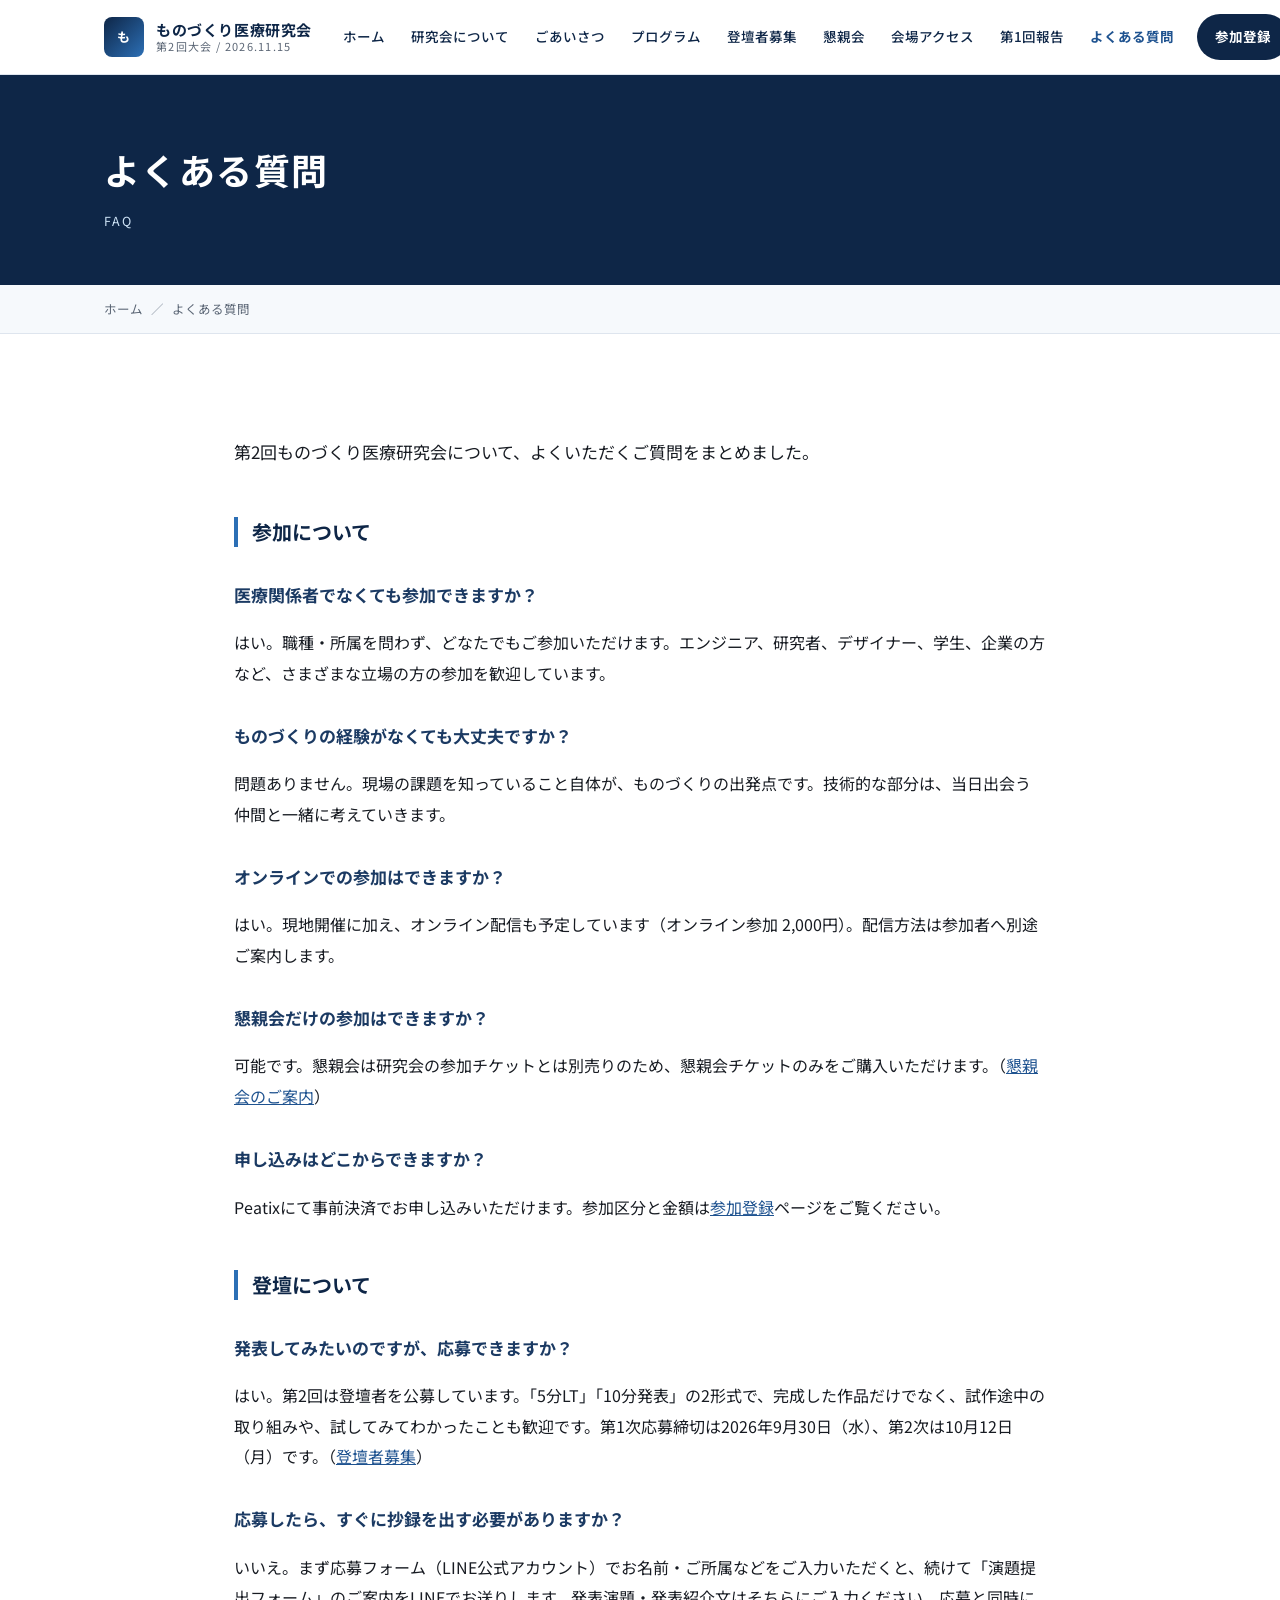
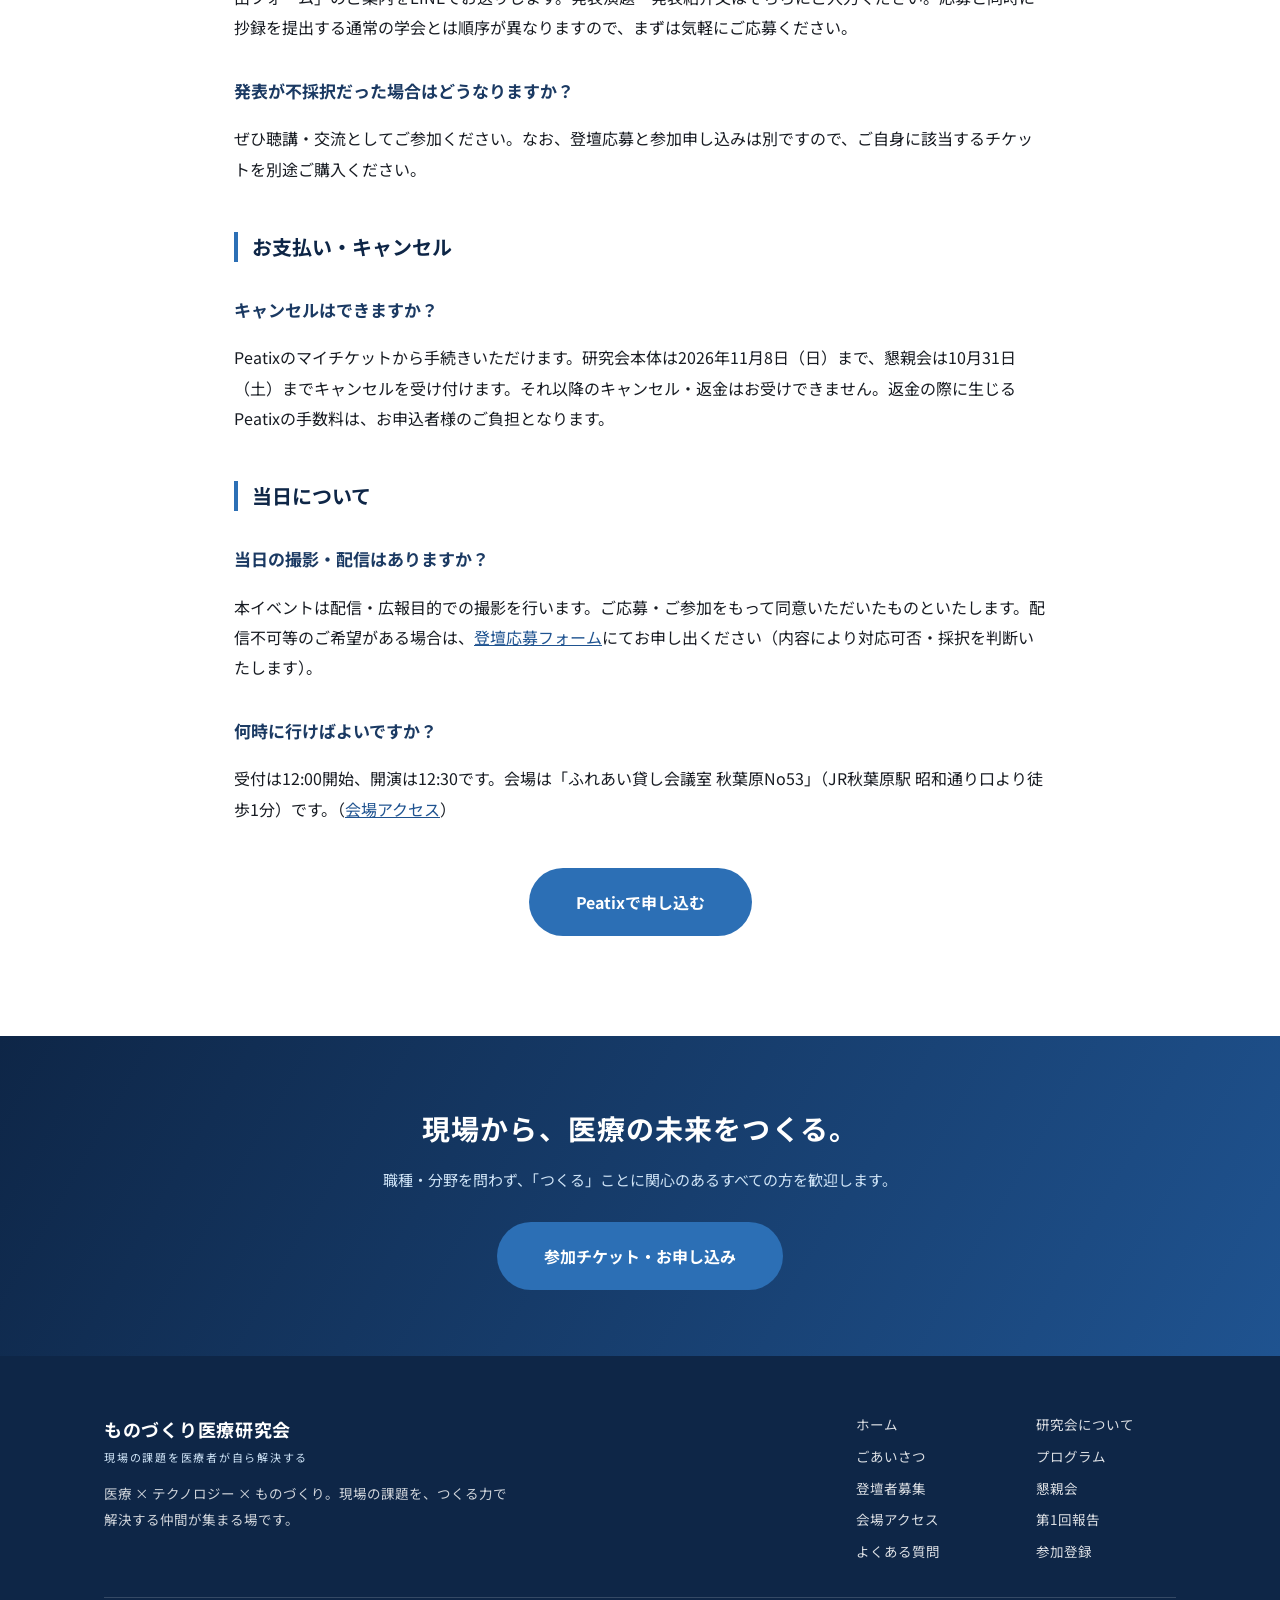
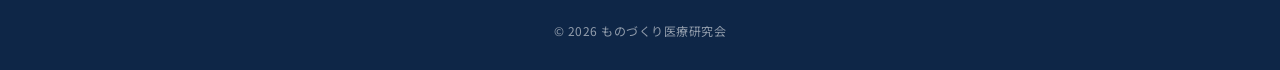
<file: faq.html>
<!DOCTYPE html>
<html lang="ja">
<head>
<meta charset="UTF-8">
<meta name="viewport" content="width=device-width, initial-scale=1">
<title>よくある質問｜第2回 ものづくり医療研究会</title>
<meta name="description" content="第2回ものづくり医療研究会のよくあるご質問。参加資格、オンライン参加、懇親会、登壇応募、キャンセル規定についてご案内します。">
<meta property="og:title" content="よくある質問｜第2回 ものづくり医療研究会">
<meta property="og:description" content="第2回ものづくり医療研究会のよくあるご質問。参加資格、オンライン参加、懇親会、登壇応募、キャンセル規定についてご案内します。">
<meta property="og:image" content="images/keyvisual.jpg">
<meta property="og:type" content="website">
<link rel="preconnect" href="https://fonts.googleapis.com">
<link rel="preconnect" href="https://fonts.gstatic.com" crossorigin>
<link href="https://fonts.googleapis.com/css2?family=Noto+Sans+JP:wght@400;500;700&display=swap" rel="stylesheet">
<link rel="stylesheet" href="assets/style.css">
</head>
<body>
<header class="site-header">
  <div class="wrap header-inner">
    <a class="brand" href="index.html">
      <span class="brand-mark">も</span>
      <span class="brand-text">
        <span class="brand-name">ものづくり医療研究会</span>
        <span class="brand-sub">第2回大会 / 2026.11.15</span>
      </span>
    </a>
    <button class="nav-toggle" type="button" aria-label="メニューを開く" aria-expanded="false" aria-controls="globalNav"><span></span></button>
    <nav class="nav" id="globalNav">
      <a href="index.html">ホーム</a>
      <a href="about.html">研究会について</a>
      <a href="greeting.html">ごあいさつ</a>
      <a href="program.html">プログラム</a>
      <a href="call-for-presentations.html">登壇者募集</a>
      <a href="social.html">懇親会</a>
      <a href="access.html">会場アクセス</a>
      <a href="report-1st.html">第1回報告</a>
      <a href="faq.html" class="current">よくある質問</a>
      <a href="registration.html" class="nav-cta">参加登録</a>
    </nav>
  </div>
</header>
<section class="page-head">
  <div class="wrap">
    <h1>よくある質問</h1>
    <p>FAQ</p>
  </div>
</section>
<div class="breadcrumb">
  <ol>
    <li><a href="index.html">ホーム</a></li>
    <li>よくある質問</li>
  </ol>
</div>
<section class="section">
  <div class="wrap narrow">
    <p class="lead">第2回ものづくり医療研究会について、よくいただくご質問をまとめました。</p>

    <h2 class="block-title">参加について</h2>

    <h3 class="sub-title">医療関係者でなくても参加できますか？</h3>
    <p>はい。職種・所属を問わず、どなたでもご参加いただけます。エンジニア、研究者、デザイナー、学生、企業の方など、さまざまな立場の方の参加を歓迎しています。</p>

    <h3 class="sub-title">ものづくりの経験がなくても大丈夫ですか？</h3>
    <p>問題ありません。現場の課題を知っていること自体が、ものづくりの出発点です。技術的な部分は、当日出会う仲間と一緒に考えていきます。</p>

    <h3 class="sub-title">オンラインでの参加はできますか？</h3>
    <p>はい。現地開催に加え、オンライン配信も予定しています（オンライン参加 2,000円）。配信方法は参加者へ別途ご案内します。</p>

    <h3 class="sub-title">懇親会だけの参加はできますか？</h3>
    <p>可能です。懇親会は研究会の参加チケットとは別売りのため、懇親会チケットのみをご購入いただけます。（<a href="social.html">懇親会のご案内</a>）</p>

    <h3 class="sub-title">申し込みはどこからできますか？</h3>
    <p>Peatixにて事前決済でお申し込みいただけます。参加区分と金額は<a href="registration.html">参加登録</a>ページをご覧ください。</p>

    <h2 class="block-title">登壇について</h2>

    <h3 class="sub-title">発表してみたいのですが、応募できますか？</h3>
    <p>はい。第2回は登壇者を公募しています。「5分LT」「10分発表」の2形式で、完成した作品だけでなく、試作途中の取り組みや、試してみてわかったことも歓迎です。第1次応募締切は2026年9月30日（水）、第2次は10月12日（月）です。（<a href="call-for-presentations.html">登壇者募集</a>）</p>

    <h3 class="sub-title">応募したら、すぐに抄録を出す必要がありますか？</h3>
    <p>いいえ。まず応募フォーム（LINE公式アカウント）でお名前・ご所属などをご入力いただくと、続けて「演題提出フォーム」のご案内をLINEでお送りします。発表演題・発表紹介文はそちらにご入力ください。応募と同時に抄録を提出する通常の学会とは順序が異なりますので、まずは気軽にご応募ください。</p>

    <h3 class="sub-title">発表が不採択だった場合はどうなりますか？</h3>
    <p>ぜひ聴講・交流としてご参加ください。なお、登壇応募と参加申し込みは別ですので、ご自身に該当するチケットを別途ご購入ください。</p>

    <h2 class="block-title">お支払い・キャンセル</h2>

    <h3 class="sub-title">キャンセルはできますか？</h3>
    <p>Peatixのマイチケットから手続きいただけます。研究会本体は2026年11月8日（日）まで、懇親会は10月31日（土）までキャンセルを受け付けます。それ以降のキャンセル・返金はお受けできません。返金の際に生じるPeatixの手数料は、お申込者様のご負担となります。</p>

    <h2 class="block-title">当日について</h2>

    <h3 class="sub-title">当日の撮影・配信はありますか？</h3>
    <p>本イベントは配信・広報目的での撮影を行います。ご応募・ご参加をもって同意いただいたものといたします。配信不可等のご希望がある場合は、<a href="call-for-presentations.html">登壇応募フォーム</a>にてお申し出ください（内容により対応可否・採択を判断いたします）。</p>

    <h3 class="sub-title">何時に行けばよいですか？</h3>
    <p>受付は12:00開始、開演は12:30です。会場は「ふれあい貸し会議室 秋葉原No53」（JR秋葉原駅 昭和通り口より徒歩1分）です。（<a href="access.html">会場アクセス</a>）</p>

    <p class="center" style="margin-top:44px;"><a class="btn btn-primary btn-lg" href="https://peatix.com/event/5176466" target="_blank" rel="noopener">Peatixで申し込む</a></p>
  </div>
</section>

<section class="cta-band">
  <div class="wrap">
    <h2>現場から、医療の未来をつくる。</h2>
    <p>職種・分野を問わず、「つくる」ことに関心のあるすべての方を歓迎します。</p>
    <a class="btn btn-primary btn-lg" href="registration.html">参加チケット・お申し込み</a>
  </div>
</section>

<footer class="site-footer">
  <div class="wrap">
    <div class="footer-top">
      <div class="footer-brand">
        <div class="name">ものづくり医療研究会</div>
        <div class="en">現場の課題を医療者が自ら解決する</div>
        <p>医療 × テクノロジー × ものづくり。現場の課題を、つくる力で解決する仲間が集まる場です。</p>
      </div>
      <nav class="footer-nav">
      <a href="index.html">ホーム</a>
      <a href="about.html">研究会について</a>
      <a href="greeting.html">ごあいさつ</a>
      <a href="program.html">プログラム</a>
      <a href="call-for-presentations.html">登壇者募集</a>
      <a href="social.html">懇親会</a>
      <a href="access.html">会場アクセス</a>
      <a href="report-1st.html">第1回報告</a>
      <a href="faq.html">よくある質問</a>
      <a href="registration.html">参加登録</a>
      </nav>
    </div>
    <div class="copyright">&copy; 2026 ものづくり医療研究会</div>
  </div>
</footer>
<script src="assets/script.js"></script>
</body>
</html>
</file>
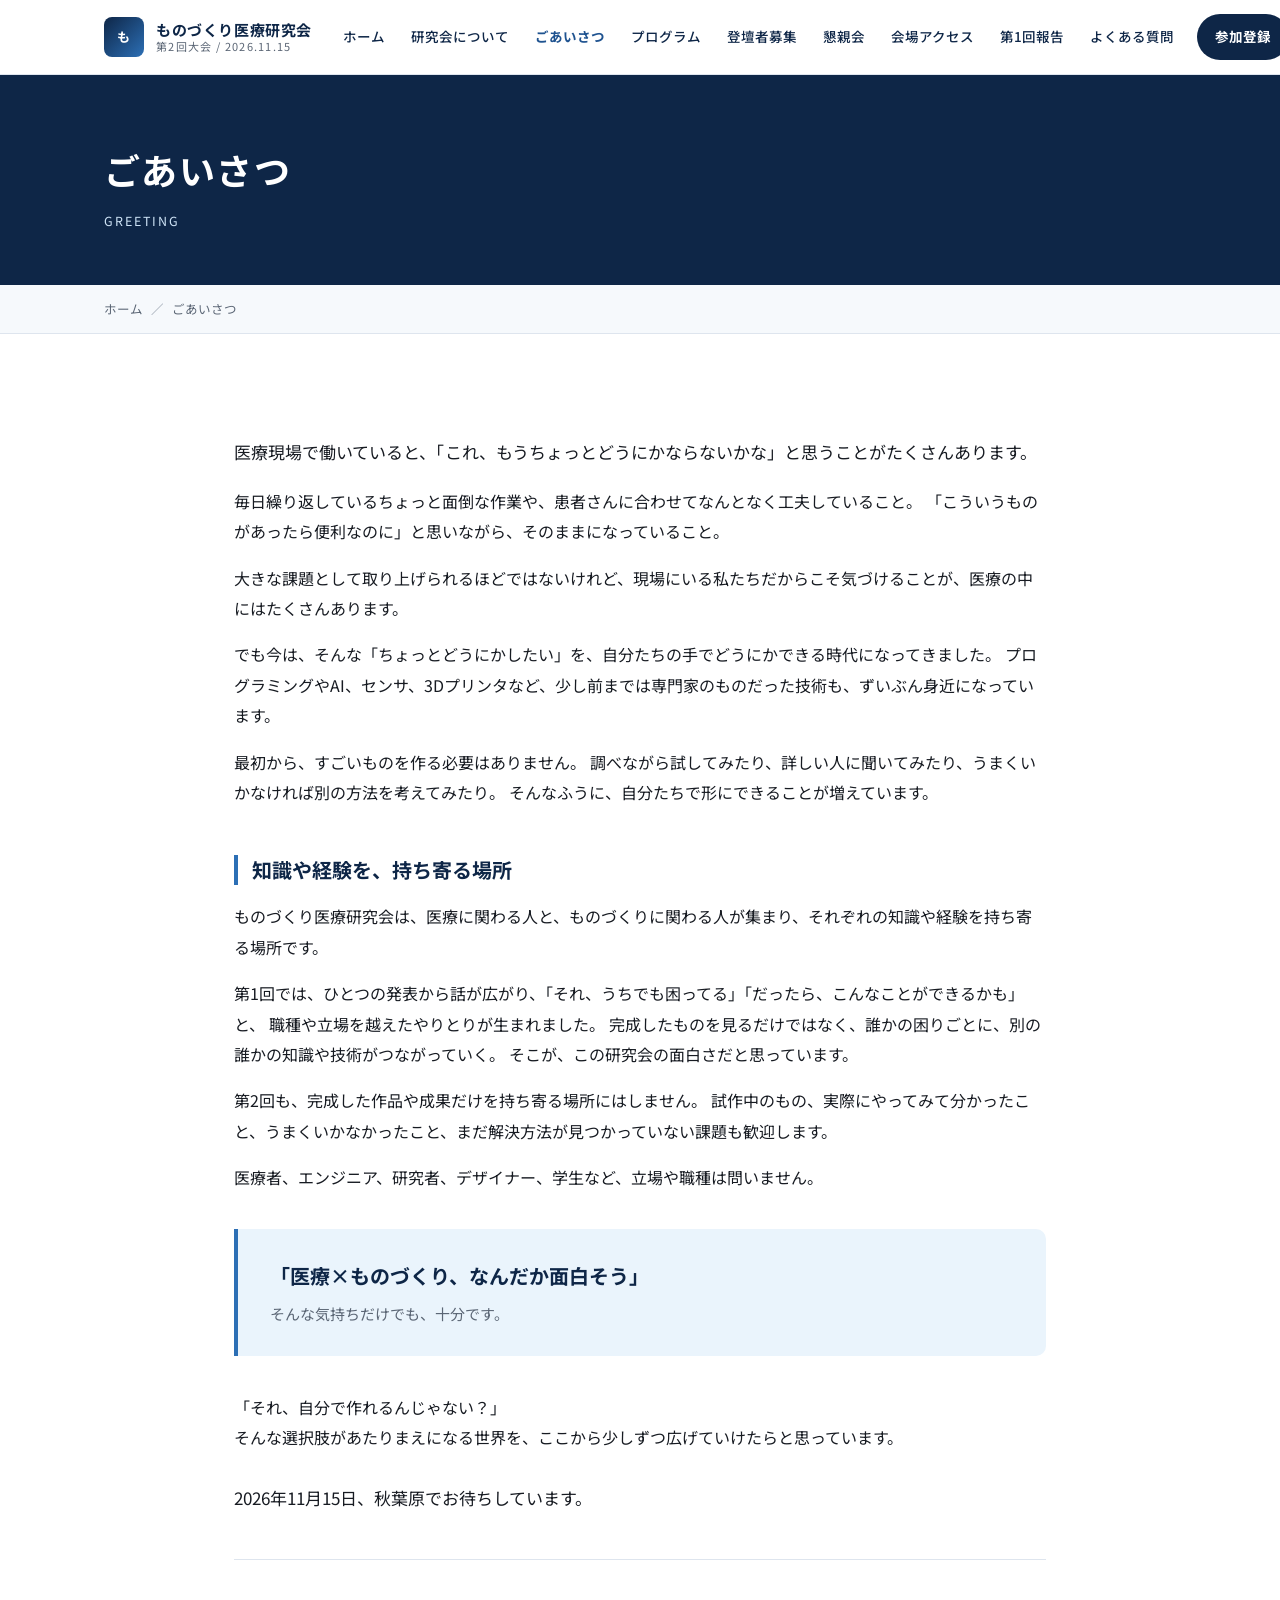
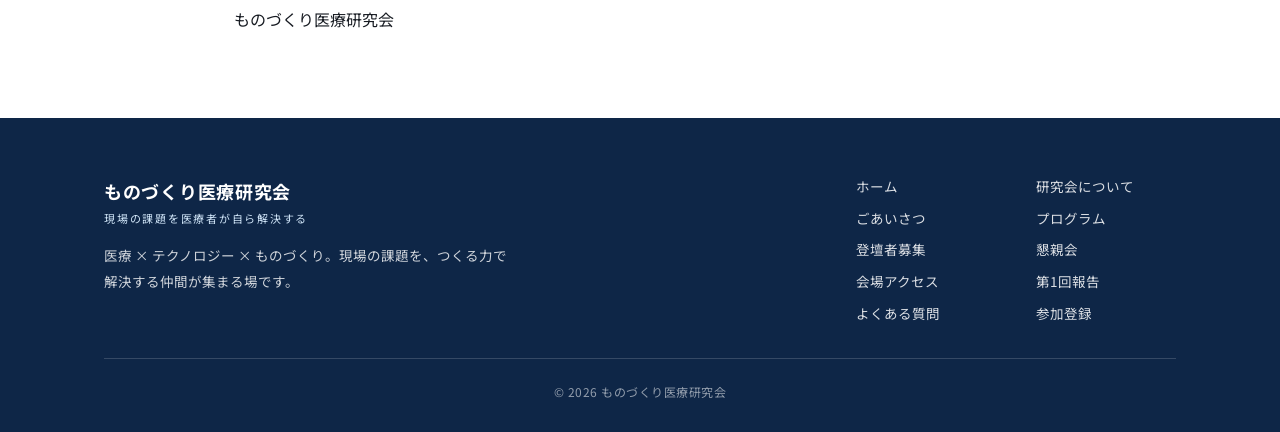
<file: greeting.html>
<!DOCTYPE html>
<html lang="ja">
<head>
<meta charset="UTF-8">
<meta name="viewport" content="width=device-width, initial-scale=1">
<title>ごあいさつ｜第2回 ものづくり医療研究会</title>
<meta name="description" content="第2回ものづくり医療研究会 開催にあたってのごあいさつ。">
<meta property="og:title" content="ごあいさつ｜第2回 ものづくり医療研究会">
<meta property="og:description" content="第2回ものづくり医療研究会 開催にあたってのごあいさつ。">
<meta property="og:image" content="images/keyvisual.jpg">
<meta property="og:type" content="website">
<link rel="preconnect" href="https://fonts.googleapis.com">
<link rel="preconnect" href="https://fonts.gstatic.com" crossorigin>
<link href="https://fonts.googleapis.com/css2?family=Noto+Sans+JP:wght@400;500;700&display=swap" rel="stylesheet">
<link rel="stylesheet" href="assets/style.css">
</head>
<body>
<header class="site-header">
  <div class="wrap header-inner">
    <a class="brand" href="index.html">
      <span class="brand-mark">も</span>
      <span class="brand-text">
        <span class="brand-name">ものづくり医療研究会</span>
        <span class="brand-sub">第2回大会 / 2026.11.15</span>
      </span>
    </a>
    <button class="nav-toggle" type="button" aria-label="メニューを開く" aria-expanded="false" aria-controls="globalNav"><span></span></button>
    <nav class="nav" id="globalNav">
      <a href="index.html">ホーム</a>
      <a href="about.html">研究会について</a>
      <a href="greeting.html" class="current">ごあいさつ</a>
      <a href="program.html">プログラム</a>
      <a href="call-for-presentations.html">登壇者募集</a>
      <a href="social.html">懇親会</a>
      <a href="access.html">会場アクセス</a>
      <a href="report-1st.html">第1回報告</a>
      <a href="faq.html">よくある質問</a>
      <a href="registration.html" class="nav-cta">参加登録</a>
    </nav>
  </div>
</header>
<section class="page-head">
  <div class="wrap">
    <h1>ごあいさつ</h1>
    <p>GREETING</p>
  </div>
</section>
<div class="breadcrumb">
  <ol>
    <li><a href="index.html">ホーム</a></li>
    <li>ごあいさつ</li>
  </ol>
</div>
<section class="section">
  <div class="wrap narrow">
    <p class="lead">
      医療現場で働いていると、「これ、もうちょっとどうにかならないかな」と思うことがたくさんあります。
    </p>
    <p>
      毎日繰り返しているちょっと面倒な作業や、患者さんに合わせてなんとなく工夫していること。
      「こういうものがあったら便利なのに」と思いながら、そのままになっていること。
    </p>
    <p>
      大きな課題として取り上げられるほどではないけれど、現場にいる私たちだからこそ気づけることが、医療の中にはたくさんあります。
    </p>
    <p>
      でも今は、そんな「ちょっとどうにかしたい」を、自分たちの手でどうにかできる時代になってきました。
      プログラミングやAI、センサ、3Dプリンタなど、少し前までは専門家のものだった技術も、ずいぶん身近になっています。
    </p>
    <p>
      最初から、すごいものを作る必要はありません。
      調べながら試してみたり、詳しい人に聞いてみたり、うまくいかなければ別の方法を考えてみたり。
      そんなふうに、自分たちで形にできることが増えています。
    </p>

    <h2 class="block-title">知識や経験を、持ち寄る場所</h2>
    <p>
      ものづくり医療研究会は、医療に関わる人と、ものづくりに関わる人が集まり、それぞれの知識や経験を持ち寄る場所です。
    </p>
    <p>
      第1回では、ひとつの発表から話が広がり、「それ、うちでも困ってる」「だったら、こんなことができるかも」と、
      職種や立場を越えたやりとりが生まれました。
      完成したものを見るだけではなく、誰かの困りごとに、別の誰かの知識や技術がつながっていく。
      そこが、この研究会の面白さだと思っています。
    </p>
    <p>
      第2回も、完成した作品や成果だけを持ち寄る場所にはしません。
      試作中のもの、実際にやってみて分かったこと、うまくいかなかったこと、まだ解決方法が見つかっていない課題も歓迎します。
    </p>
    <p>
      医療者、エンジニア、研究者、デザイナー、学生など、立場や職種は問いません。
    </p>

    <div class="pull-quote">
      <p>「医療×ものづくり、なんだか面白そう」</p>
      <p class="pull-quote-note">そんな気持ちだけでも、十分です。</p>
    </div>

    <p>
      「それ、自分で作れるんじゃない？」<br>
      そんな選択肢があたりまえになる世界を、ここから少しずつ広げていけたらと思っています。
    </p>
    <p class="lead" style="margin-top:28px;">
      2026年11月15日、秋葉原でお待ちしています。
    </p>

    <div style="margin-top:44px; padding-top:28px; border-top:1px solid var(--line);">
      <p class="mb-0">ものづくり医療研究会</p>
    </div>
  </div>
</section>
<footer class="site-footer">
  <div class="wrap">
    <div class="footer-top">
      <div class="footer-brand">
        <div class="name">ものづくり医療研究会</div>
        <div class="en">現場の課題を医療者が自ら解決する</div>
        <p>医療 × テクノロジー × ものづくり。現場の課題を、つくる力で解決する仲間が集まる場です。</p>
      </div>
      <nav class="footer-nav">
      <a href="index.html">ホーム</a>
      <a href="about.html">研究会について</a>
      <a href="greeting.html">ごあいさつ</a>
      <a href="program.html">プログラム</a>
      <a href="call-for-presentations.html">登壇者募集</a>
      <a href="social.html">懇親会</a>
      <a href="access.html">会場アクセス</a>
      <a href="report-1st.html">第1回報告</a>
      <a href="faq.html">よくある質問</a>
      <a href="registration.html">参加登録</a>
      </nav>
    </div>
    <div class="copyright">&copy; 2026 ものづくり医療研究会</div>
  </div>
</footer>
<script src="assets/script.js"></script>
</body>
</html>
</file>
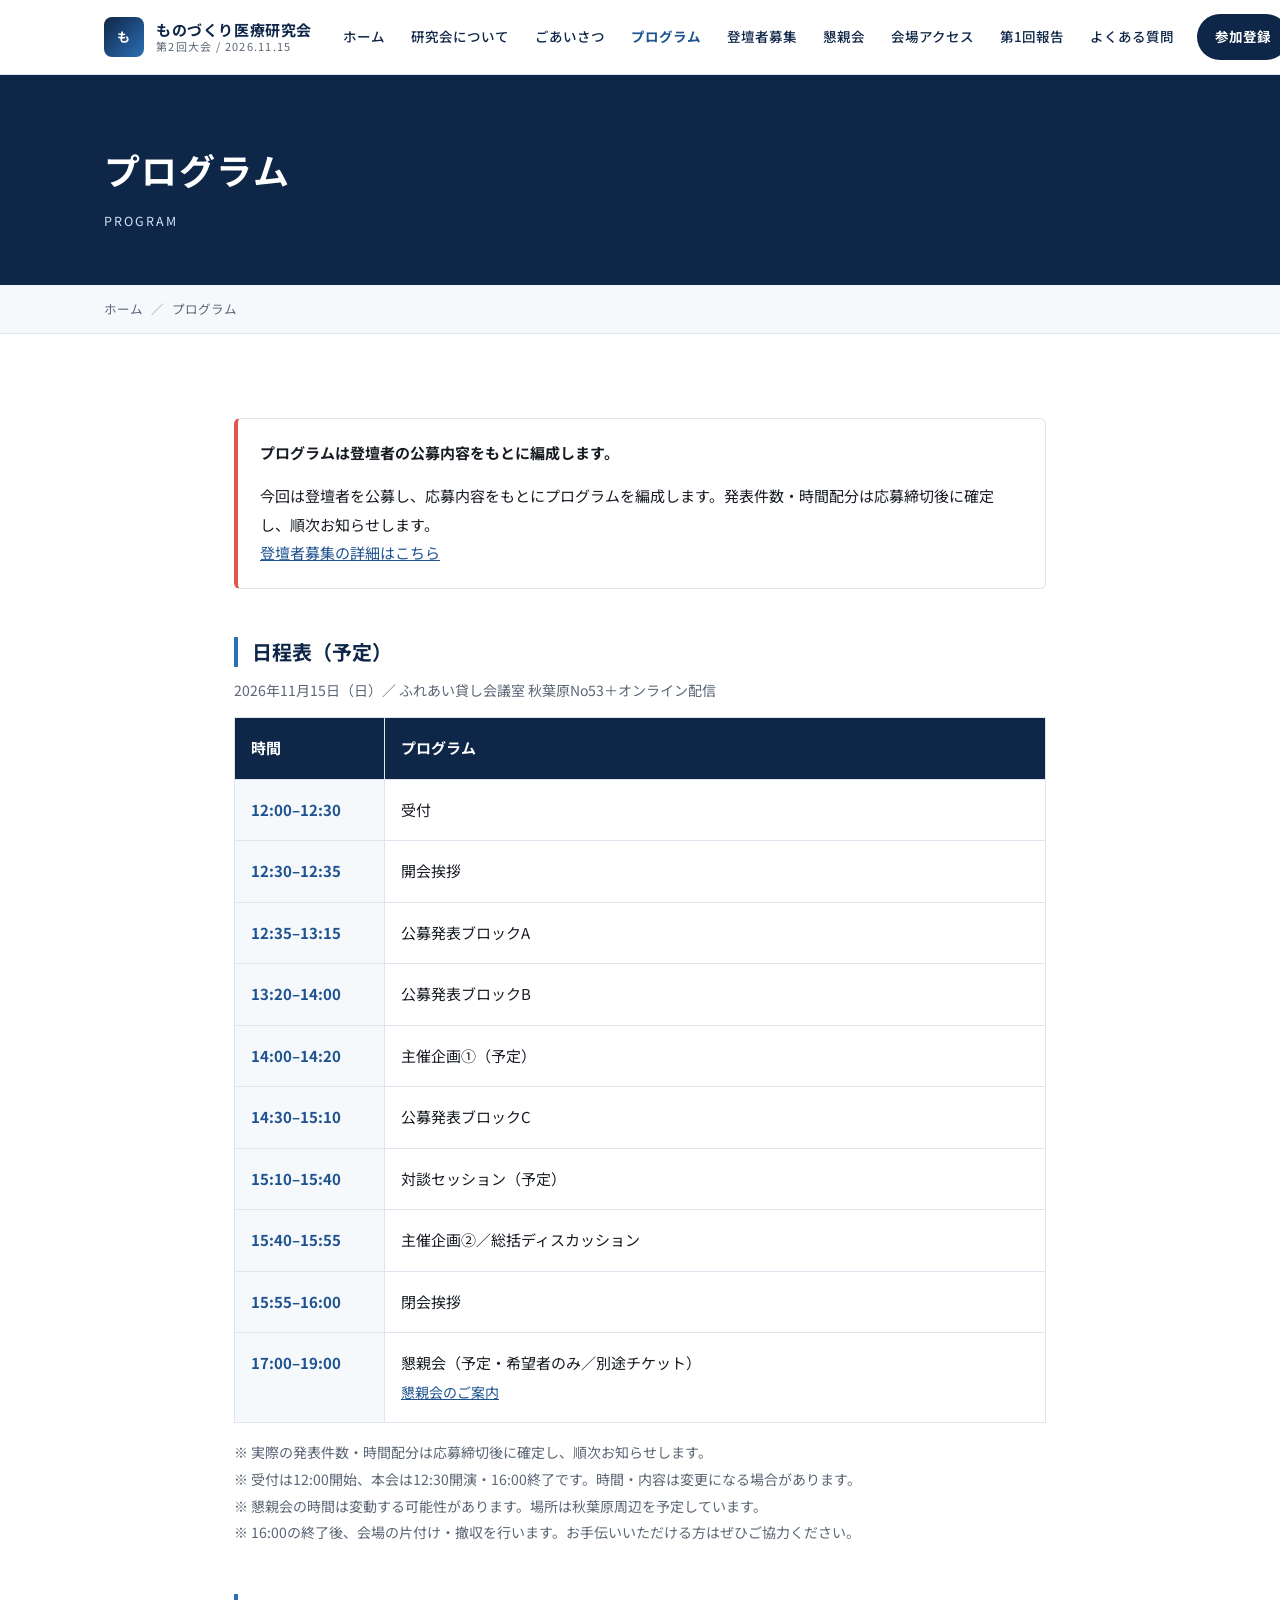
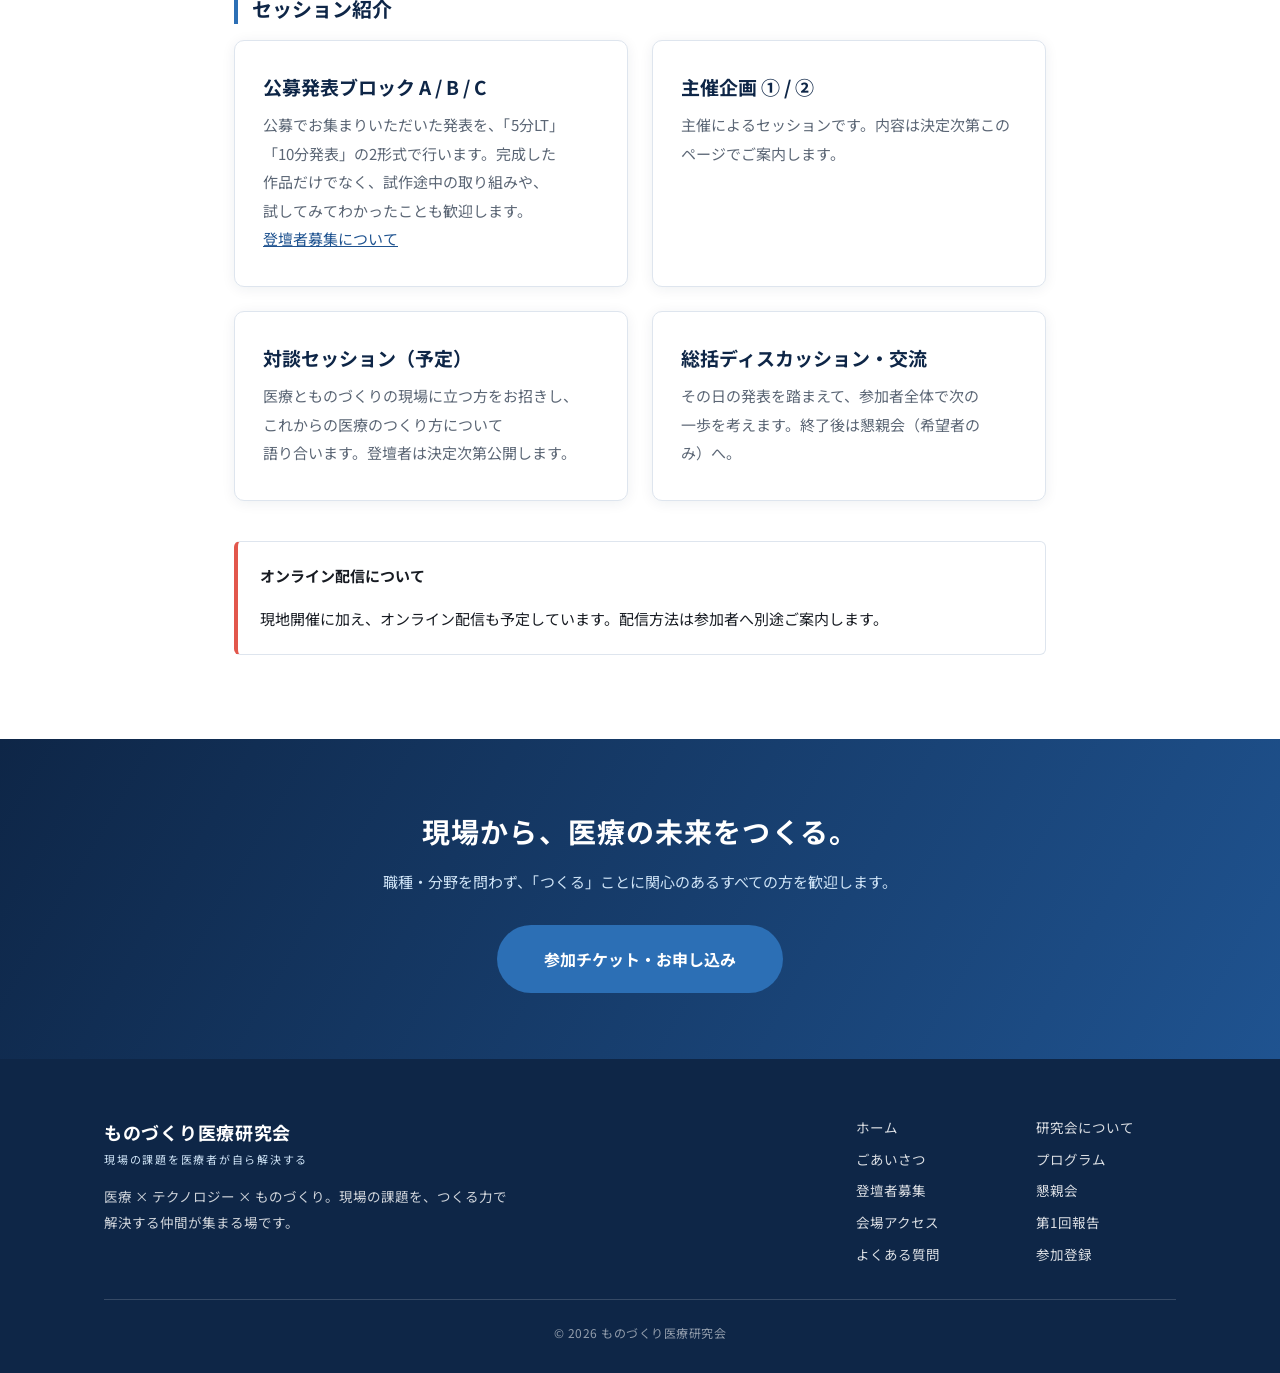
<file: program.html>
<!DOCTYPE html>
<html lang="ja">
<head>
<meta charset="UTF-8">
<meta name="viewport" content="width=device-width, initial-scale=1">
<title>プログラム｜第2回 ものづくり医療研究会</title>
<meta name="description" content="第2回ものづくり医療研究会のプログラム・日程表。登壇者の公募内容をもとに編成します。2026年11月15日（日）12:30–16:00。">
<meta property="og:title" content="プログラム｜第2回 ものづくり医療研究会">
<meta property="og:description" content="第2回ものづくり医療研究会のプログラム・日程表。登壇者の公募内容をもとに編成します。2026年11月15日（日）12:30–16:00。">
<meta property="og:image" content="images/keyvisual.jpg">
<meta property="og:type" content="website">
<link rel="preconnect" href="https://fonts.googleapis.com">
<link rel="preconnect" href="https://fonts.gstatic.com" crossorigin>
<link href="https://fonts.googleapis.com/css2?family=Noto+Sans+JP:wght@400;500;700&display=swap" rel="stylesheet">
<link rel="stylesheet" href="assets/style.css">
</head>
<body>
<header class="site-header">
  <div class="wrap header-inner">
    <a class="brand" href="index.html">
      <span class="brand-mark">も</span>
      <span class="brand-text">
        <span class="brand-name">ものづくり医療研究会</span>
        <span class="brand-sub">第2回大会 / 2026.11.15</span>
      </span>
    </a>
    <button class="nav-toggle" type="button" aria-label="メニューを開く" aria-expanded="false" aria-controls="globalNav"><span></span></button>
    <nav class="nav" id="globalNav">
      <a href="index.html">ホーム</a>
      <a href="about.html">研究会について</a>
      <a href="greeting.html">ごあいさつ</a>
      <a href="program.html" class="current">プログラム</a>
      <a href="call-for-presentations.html">登壇者募集</a>
      <a href="social.html">懇親会</a>
      <a href="access.html">会場アクセス</a>
      <a href="report-1st.html">第1回報告</a>
      <a href="faq.html">よくある質問</a>
      <a href="registration.html" class="nav-cta">参加登録</a>
    </nav>
  </div>
</header>
<section class="page-head">
  <div class="wrap">
    <h1>プログラム</h1>
    <p>PROGRAM</p>
  </div>
</section>
<div class="breadcrumb">
  <ol>
    <li><a href="index.html">ホーム</a></li>
    <li>プログラム</li>
  </ol>
</div>
<section class="section">
  <div class="wrap narrow">
    <div class="notice" style="margin-bottom:44px;">
      <p><strong>プログラムは登壇者の公募内容をもとに編成します。</strong></p>
      <p>今回は登壇者を公募し、応募内容をもとにプログラムを編成します。発表件数・時間配分は応募締切後に確定し、順次お知らせします。<br>
      <a href="call-for-presentations.html">登壇者募集の詳細はこちら</a></p>
    </div>

    <h2 class="block-title">日程表（予定）</h2>
    <p class="muted" style="margin-top:-6px;">2026年11月15日（日）／ ふれあい貸し会議室 秋葉原No53＋オンライン配信</p>
    <table class="timetable">
      <thead>
        <tr><th>時間</th><th>プログラム</th></tr>
      </thead>
      <tbody>
        <tr><td class="time">12:00–12:30</td><td>受付</td></tr>
        <tr><td class="time">12:30–12:35</td><td>開会挨拶</td></tr>
        <tr><td class="time">12:35–13:15</td><td>公募発表ブロックA</td></tr>
        <tr><td class="time">13:20–14:00</td><td>公募発表ブロックB</td></tr>
        <tr><td class="time">14:00–14:20</td><td>主催企画①（予定）</td></tr>
        <tr><td class="time">14:30–15:10</td><td>公募発表ブロックC</td></tr>
        <tr><td class="time">15:10–15:40</td><td>対談セッション（予定）</td></tr>
        <tr><td class="time">15:40–15:55</td><td>主催企画②／総括ディスカッション</td></tr>
        <tr><td class="time">15:55–16:00</td><td>閉会挨拶</td></tr>
        <tr><td class="time">17:00–19:00</td><td>懇親会（予定・希望者のみ／別途チケット）<br><span class="muted"><a href="social.html">懇親会のご案内</a></span></td></tr>
      </tbody>
    </table>
    <p class="muted" style="margin-top:16px;">
      ※ 実際の発表件数・時間配分は応募締切後に確定し、順次お知らせします。<br>
      ※ 受付は12:00開始、本会は12:30開演・16:00終了です。時間・内容は変更になる場合があります。<br>
      ※ 懇親会の時間は変動する可能性があります。場所は秋葉原周辺を予定しています。<br>
      ※ 16:00の終了後、会場の片付け・撤収を行います。お手伝いいただける方はぜひご協力ください。
    </p>

    <h2 class="block-title">セッション紹介</h2>
    <div class="grid grid-2">
      <div class="card">
        <h3>公募発表ブロック A / B / C</h3>
        <p>公募でお集まりいただいた発表を、「5分LT」「10分発表」の2形式で行います。完成した作品だけでなく、試作途中の取り組みや、試してみてわかったことも歓迎します。<br><a href="call-for-presentations.html">登壇者募集について</a></p>
      </div>
      <div class="card">
        <h3>主催企画 ① / ②</h3>
        <p>主催によるセッションです。内容は決定次第このページでご案内します。</p>
      </div>
      <div class="card">
        <h3>対談セッション（予定）</h3>
        <p>医療とものづくりの現場に立つ方をお招きし、これからの医療のつくり方について語り合います。登壇者は決定次第公開します。</p>
      </div>
      <div class="card">
        <h3>総括ディスカッション・交流</h3>
        <p>その日の発表を踏まえて、参加者全体で次の一歩を考えます。終了後は懇親会（希望者のみ）へ。</p>
      </div>
    </div>

    <div class="notice" style="margin-top:40px;">
      <p><strong>オンライン配信について</strong></p>
      <p>現地開催に加え、オンライン配信も予定しています。配信方法は参加者へ別途ご案内します。</p>
    </div>
  </div>
</section>

<section class="cta-band">
  <div class="wrap">
    <h2>現場から、医療の未来をつくる。</h2>
    <p>職種・分野を問わず、「つくる」ことに関心のあるすべての方を歓迎します。</p>
    <a class="btn btn-primary btn-lg" href="registration.html">参加チケット・お申し込み</a>
  </div>
</section>

<footer class="site-footer">
  <div class="wrap">
    <div class="footer-top">
      <div class="footer-brand">
        <div class="name">ものづくり医療研究会</div>
        <div class="en">現場の課題を医療者が自ら解決する</div>
        <p>医療 × テクノロジー × ものづくり。現場の課題を、つくる力で解決する仲間が集まる場です。</p>
      </div>
      <nav class="footer-nav">
      <a href="index.html">ホーム</a>
      <a href="about.html">研究会について</a>
      <a href="greeting.html">ごあいさつ</a>
      <a href="program.html">プログラム</a>
      <a href="call-for-presentations.html">登壇者募集</a>
      <a href="social.html">懇親会</a>
      <a href="access.html">会場アクセス</a>
      <a href="report-1st.html">第1回報告</a>
      <a href="faq.html">よくある質問</a>
      <a href="registration.html">参加登録</a>
      </nav>
    </div>
    <div class="copyright">&copy; 2026 ものづくり医療研究会</div>
  </div>
</footer>
<script src="assets/script.js"></script>
</body>
</html>
</file>
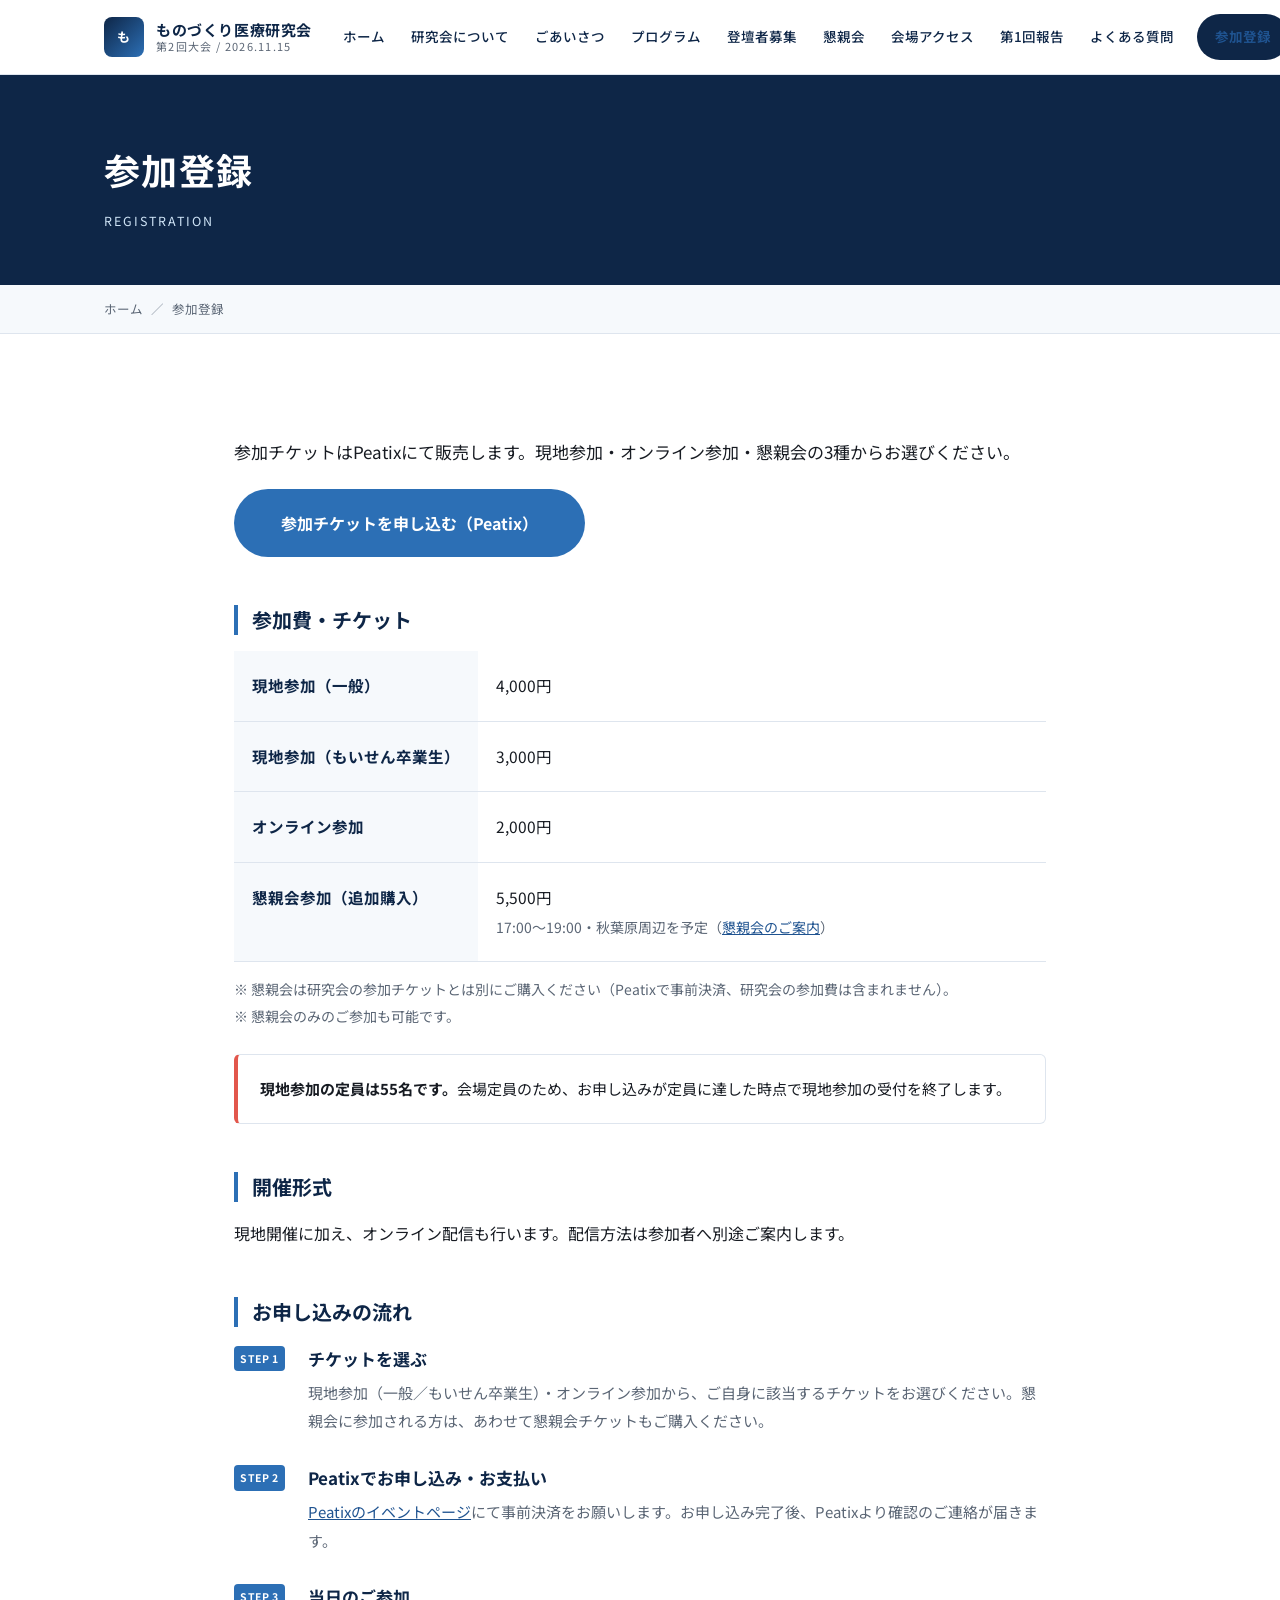
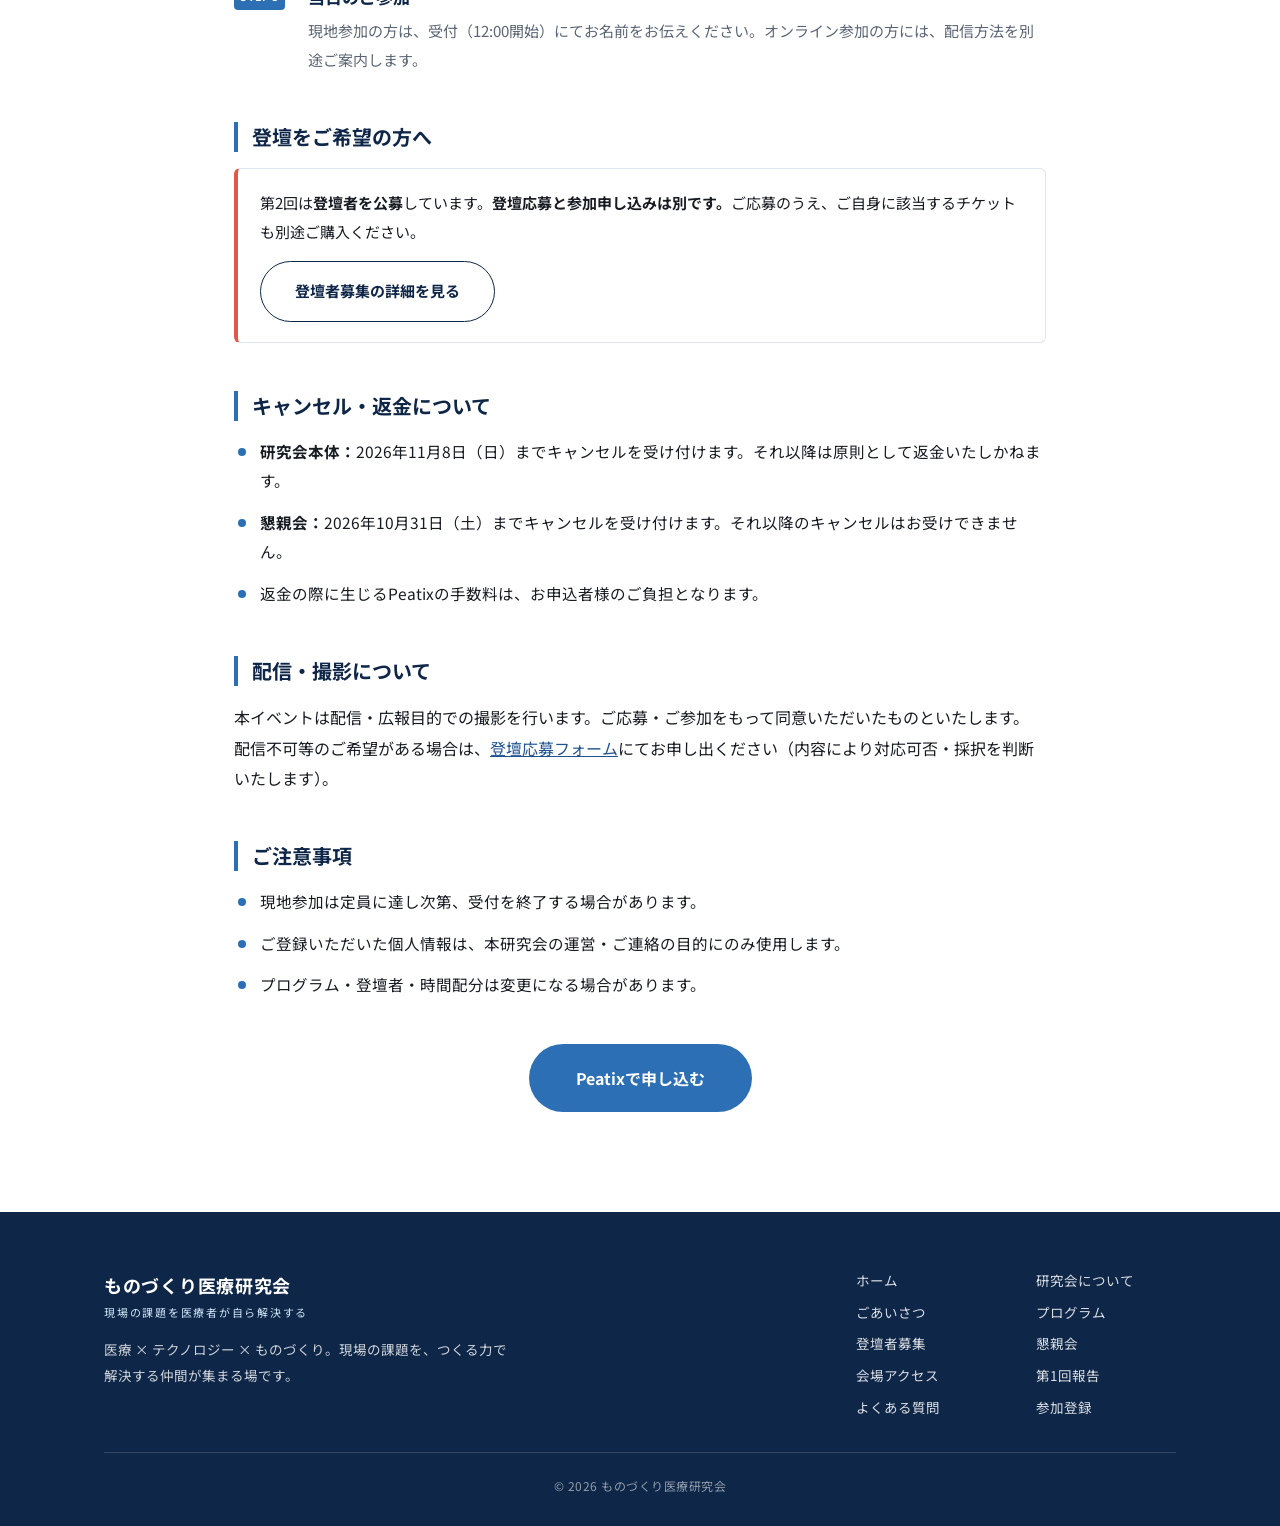
<file: registration.html>
<!DOCTYPE html>
<html lang="ja">
<head>
<meta charset="UTF-8">
<meta name="viewport" content="width=device-width, initial-scale=1">
<title>参加登録｜第2回 ものづくり医療研究会</title>
<meta name="description" content="第2回ものづくり医療研究会の参加チケット。現地参加4,000円（もいせん卒業生3,000円）、オンライン参加2,000円、懇親会5,500円。">
<meta property="og:title" content="参加登録｜第2回 ものづくり医療研究会">
<meta property="og:description" content="第2回ものづくり医療研究会の参加チケット。現地参加4,000円（もいせん卒業生3,000円）、オンライン参加2,000円、懇親会5,500円。">
<meta property="og:image" content="images/keyvisual.jpg">
<meta property="og:type" content="website">
<link rel="preconnect" href="https://fonts.googleapis.com">
<link rel="preconnect" href="https://fonts.gstatic.com" crossorigin>
<link href="https://fonts.googleapis.com/css2?family=Noto+Sans+JP:wght@400;500;700&display=swap" rel="stylesheet">
<link rel="stylesheet" href="assets/style.css">
</head>
<body>
<header class="site-header">
  <div class="wrap header-inner">
    <a class="brand" href="index.html">
      <span class="brand-mark">も</span>
      <span class="brand-text">
        <span class="brand-name">ものづくり医療研究会</span>
        <span class="brand-sub">第2回大会 / 2026.11.15</span>
      </span>
    </a>
    <button class="nav-toggle" type="button" aria-label="メニューを開く" aria-expanded="false" aria-controls="globalNav"><span></span></button>
    <nav class="nav" id="globalNav">
      <a href="index.html">ホーム</a>
      <a href="about.html">研究会について</a>
      <a href="greeting.html">ごあいさつ</a>
      <a href="program.html">プログラム</a>
      <a href="call-for-presentations.html">登壇者募集</a>
      <a href="social.html">懇親会</a>
      <a href="access.html">会場アクセス</a>
      <a href="report-1st.html">第1回報告</a>
      <a href="faq.html">よくある質問</a>
      <a href="registration.html" class="nav-cta current">参加登録</a>
    </nav>
  </div>
</header>
<section class="page-head">
  <div class="wrap">
    <h1>参加登録</h1>
    <p>REGISTRATION</p>
  </div>
</section>
<div class="breadcrumb">
  <ol>
    <li><a href="index.html">ホーム</a></li>
    <li>参加登録</li>
  </ol>
</div>
<section class="section">
  <div class="wrap narrow">
    <p class="lead">
      参加チケットはPeatixにて販売します。現地参加・オンライン参加・懇親会の3種からお選びください。
    </p>
    <p style="margin-top:20px;"><a class="btn btn-primary btn-lg" href="https://peatix.com/event/5176466" target="_blank" rel="noopener">参加チケットを申し込む（Peatix）</a></p>

    <h2 class="block-title">参加費・チケット</h2>
    <table class="table-outline">
      <tr><th>現地参加（一般）</th><td>4,000円</td></tr>
      <tr><th>現地参加（もいせん卒業生）</th><td>3,000円</td></tr>
      <tr><th>オンライン参加</th><td>2,000円</td></tr>
      <tr><th>懇親会参加（追加購入）</th><td>5,500円<br><span class="muted">17:00〜19:00・秋葉原周辺を予定（<a href="social.html">懇親会のご案内</a>）</span></td></tr>
    </table>
    <p class="muted" style="margin-top:14px;">
      ※ 懇親会は研究会の参加チケットとは別にご購入ください（Peatixで事前決済、研究会の参加費は含まれません）。<br>
      ※ 懇親会のみのご参加も可能です。
    </p>
    <div class="notice" style="margin-top:24px;">
      <p><strong>現地参加の定員は55名です。</strong>会場定員のため、お申し込みが定員に達した時点で現地参加の受付を終了します。</p>
    </div>

    <h2 class="block-title">開催形式</h2>
    <p>現地開催に加え、オンライン配信も行います。配信方法は参加者へ別途ご案内します。</p>

    <h2 class="block-title">お申し込みの流れ</h2>
    <ol class="steps">
      <li>
        <h3>チケットを選ぶ</h3>
        <p>現地参加（一般／もいせん卒業生）・オンライン参加から、ご自身に該当するチケットをお選びください。懇親会に参加される方は、あわせて懇親会チケットもご購入ください。</p>
      </li>
      <li>
        <h3>Peatixでお申し込み・お支払い</h3>
        <p><a href="https://peatix.com/event/5176466" target="_blank" rel="noopener">Peatixのイベントページ</a>にて事前決済をお願いします。お申し込み完了後、Peatixより確認のご連絡が届きます。</p>
      </li>
      <li>
        <h3>当日のご参加</h3>
        <p>現地参加の方は、受付（12:00開始）にてお名前をお伝えください。オンライン参加の方には、配信方法を別途ご案内します。</p>
      </li>
    </ol>

    <h2 class="block-title">登壇をご希望の方へ</h2>
    <div class="notice">
      <p>第2回は<strong>登壇者を公募</strong>しています。<strong>登壇応募と参加申し込みは別です。</strong>ご応募のうえ、ご自身に該当するチケットも別途ご購入ください。</p>
      <p style="margin-top:14px;"><a class="btn btn-outline" href="call-for-presentations.html">登壇者募集の詳細を見る</a></p>
    </div>

    <h2 class="block-title">キャンセル・返金について</h2>
    <ul class="check">
      <li><strong>研究会本体：</strong>2026年11月8日（日）までキャンセルを受け付けます。それ以降は原則として返金いたしかねます。</li>
      <li><strong>懇親会：</strong>2026年10月31日（土）までキャンセルを受け付けます。それ以降のキャンセルはお受けできません。</li>
      <li>返金の際に生じるPeatixの手数料は、お申込者様のご負担となります。</li>
    </ul>

    <h2 class="block-title">配信・撮影について</h2>
    <p>
      本イベントは配信・広報目的での撮影を行います。ご応募・ご参加をもって同意いただいたものといたします。
      配信不可等のご希望がある場合は、<a href="call-for-presentations.html">登壇応募フォーム</a>にてお申し出ください（内容により対応可否・採択を判断いたします）。
    </p>

    <h2 class="block-title">ご注意事項</h2>
    <ul class="check">
      <li>現地参加は定員に達し次第、受付を終了する場合があります。</li>
      <li>ご登録いただいた個人情報は、本研究会の運営・ご連絡の目的にのみ使用します。</li>
      <li>プログラム・登壇者・時間配分は変更になる場合があります。</li>
    </ul>

    <p class="center" style="margin-top:44px;"><a class="btn btn-primary btn-lg" href="https://peatix.com/event/5176466" target="_blank" rel="noopener">Peatixで申し込む</a></p>
  </div>
</section>

<footer class="site-footer">
  <div class="wrap">
    <div class="footer-top">
      <div class="footer-brand">
        <div class="name">ものづくり医療研究会</div>
        <div class="en">現場の課題を医療者が自ら解決する</div>
        <p>医療 × テクノロジー × ものづくり。現場の課題を、つくる力で解決する仲間が集まる場です。</p>
      </div>
      <nav class="footer-nav">
      <a href="index.html">ホーム</a>
      <a href="about.html">研究会について</a>
      <a href="greeting.html">ごあいさつ</a>
      <a href="program.html">プログラム</a>
      <a href="call-for-presentations.html">登壇者募集</a>
      <a href="social.html">懇親会</a>
      <a href="access.html">会場アクセス</a>
      <a href="report-1st.html">第1回報告</a>
      <a href="faq.html">よくある質問</a>
      <a href="registration.html">参加登録</a>
      </nav>
    </div>
    <div class="copyright">&copy; 2026 ものづくり医療研究会</div>
  </div>
</footer>
<script src="assets/script.js"></script>
</body>
</html>
</file>
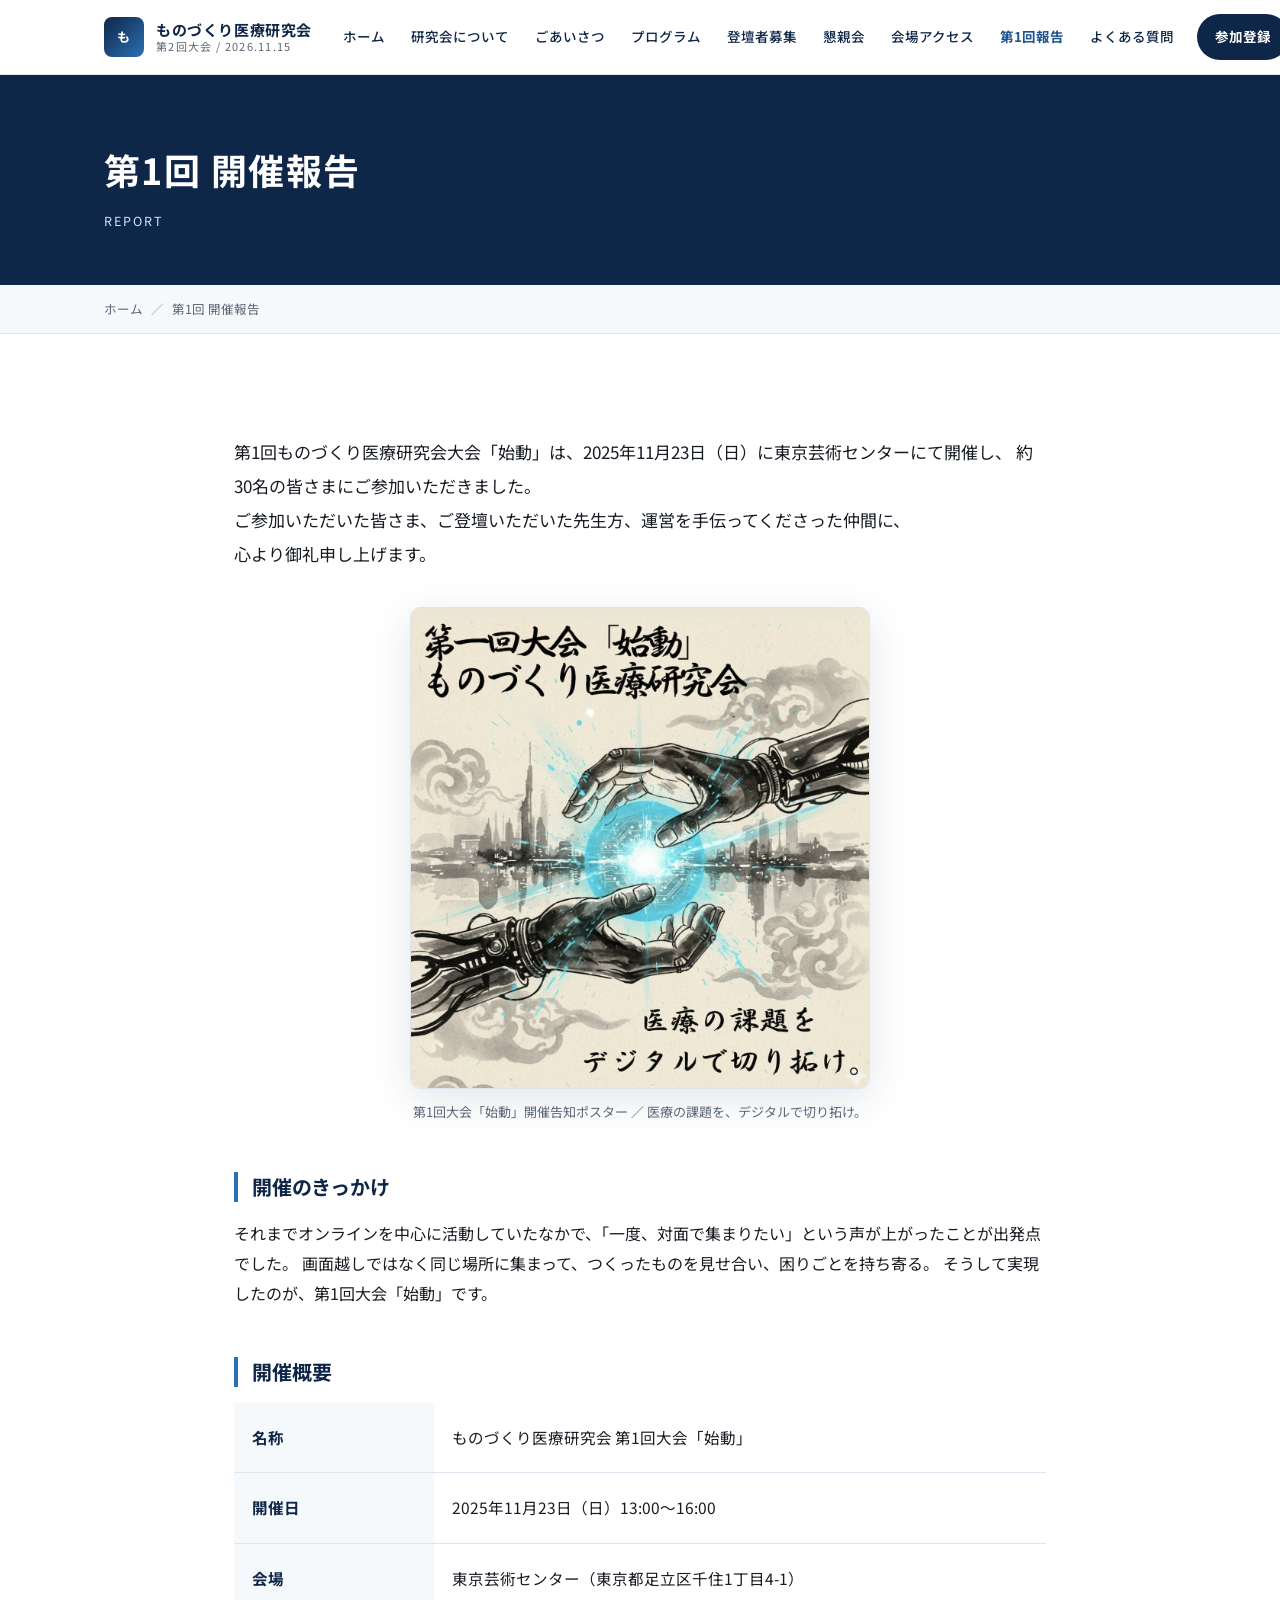
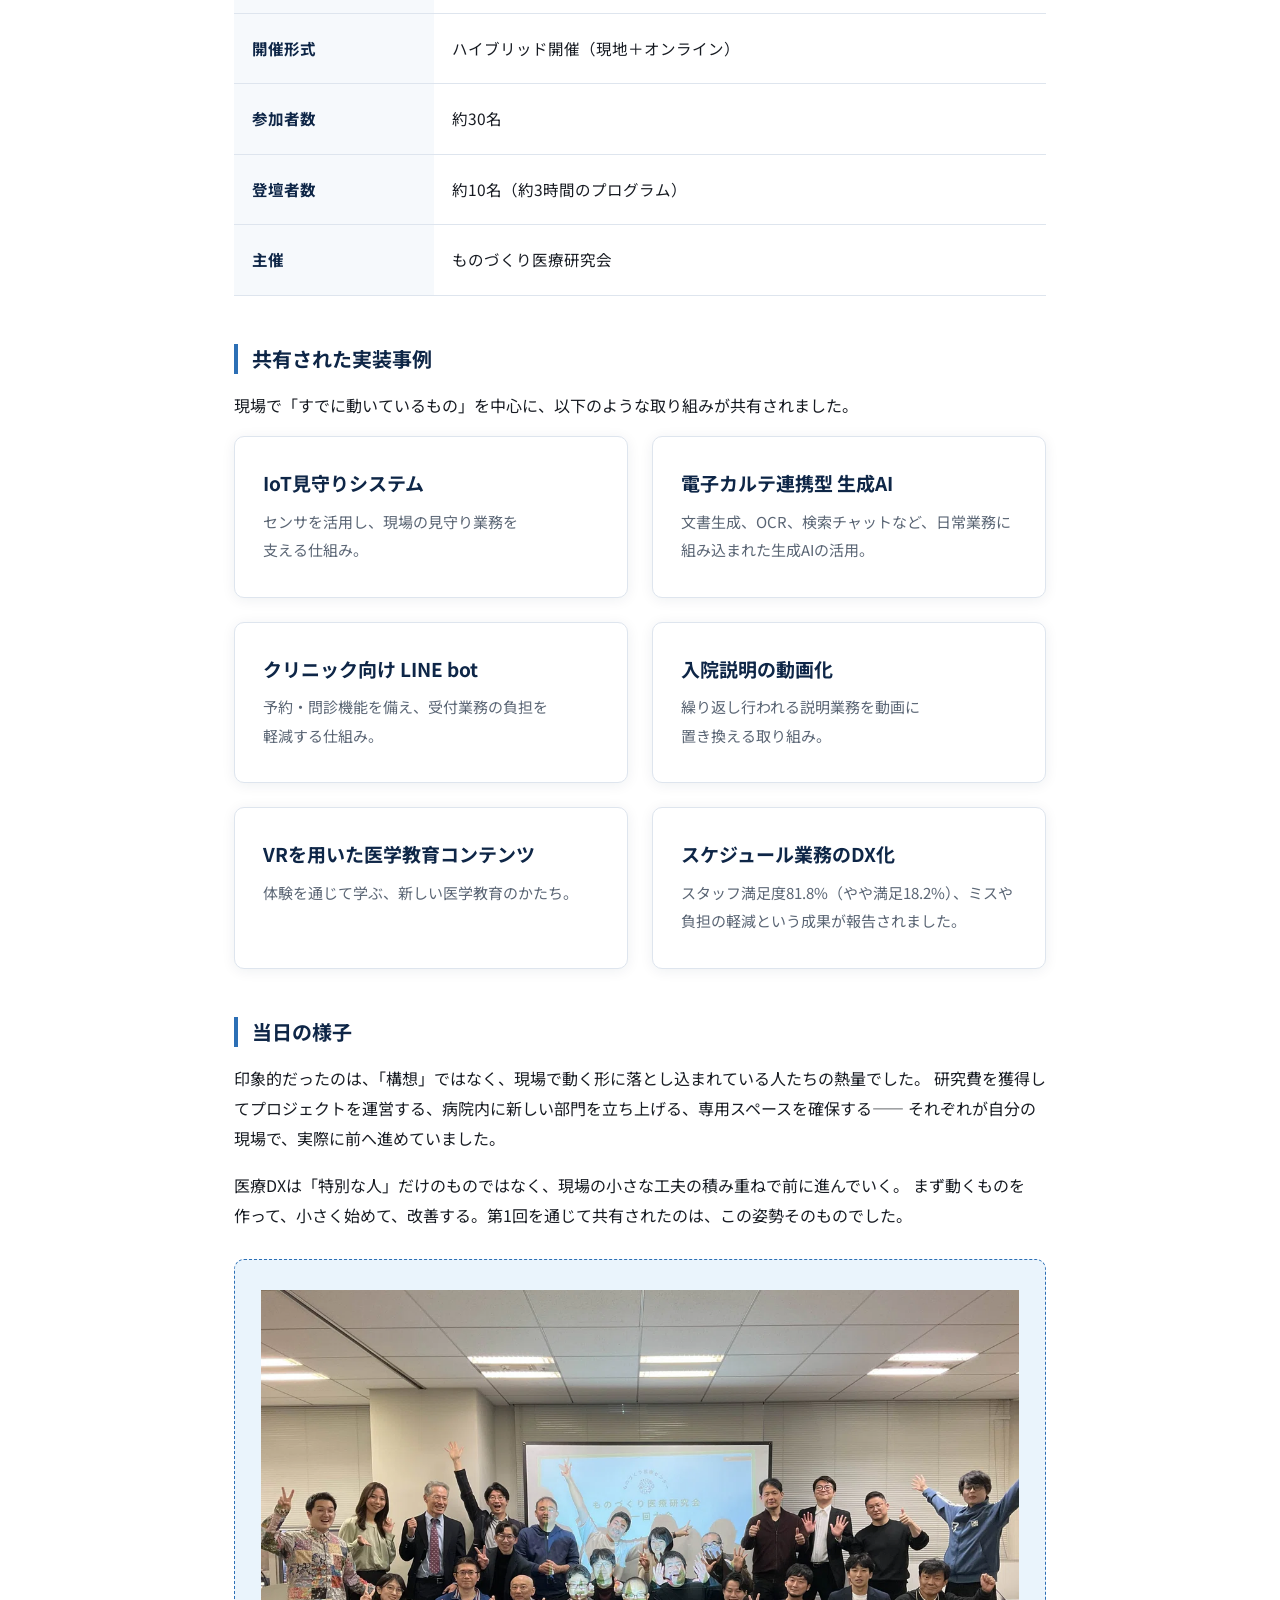
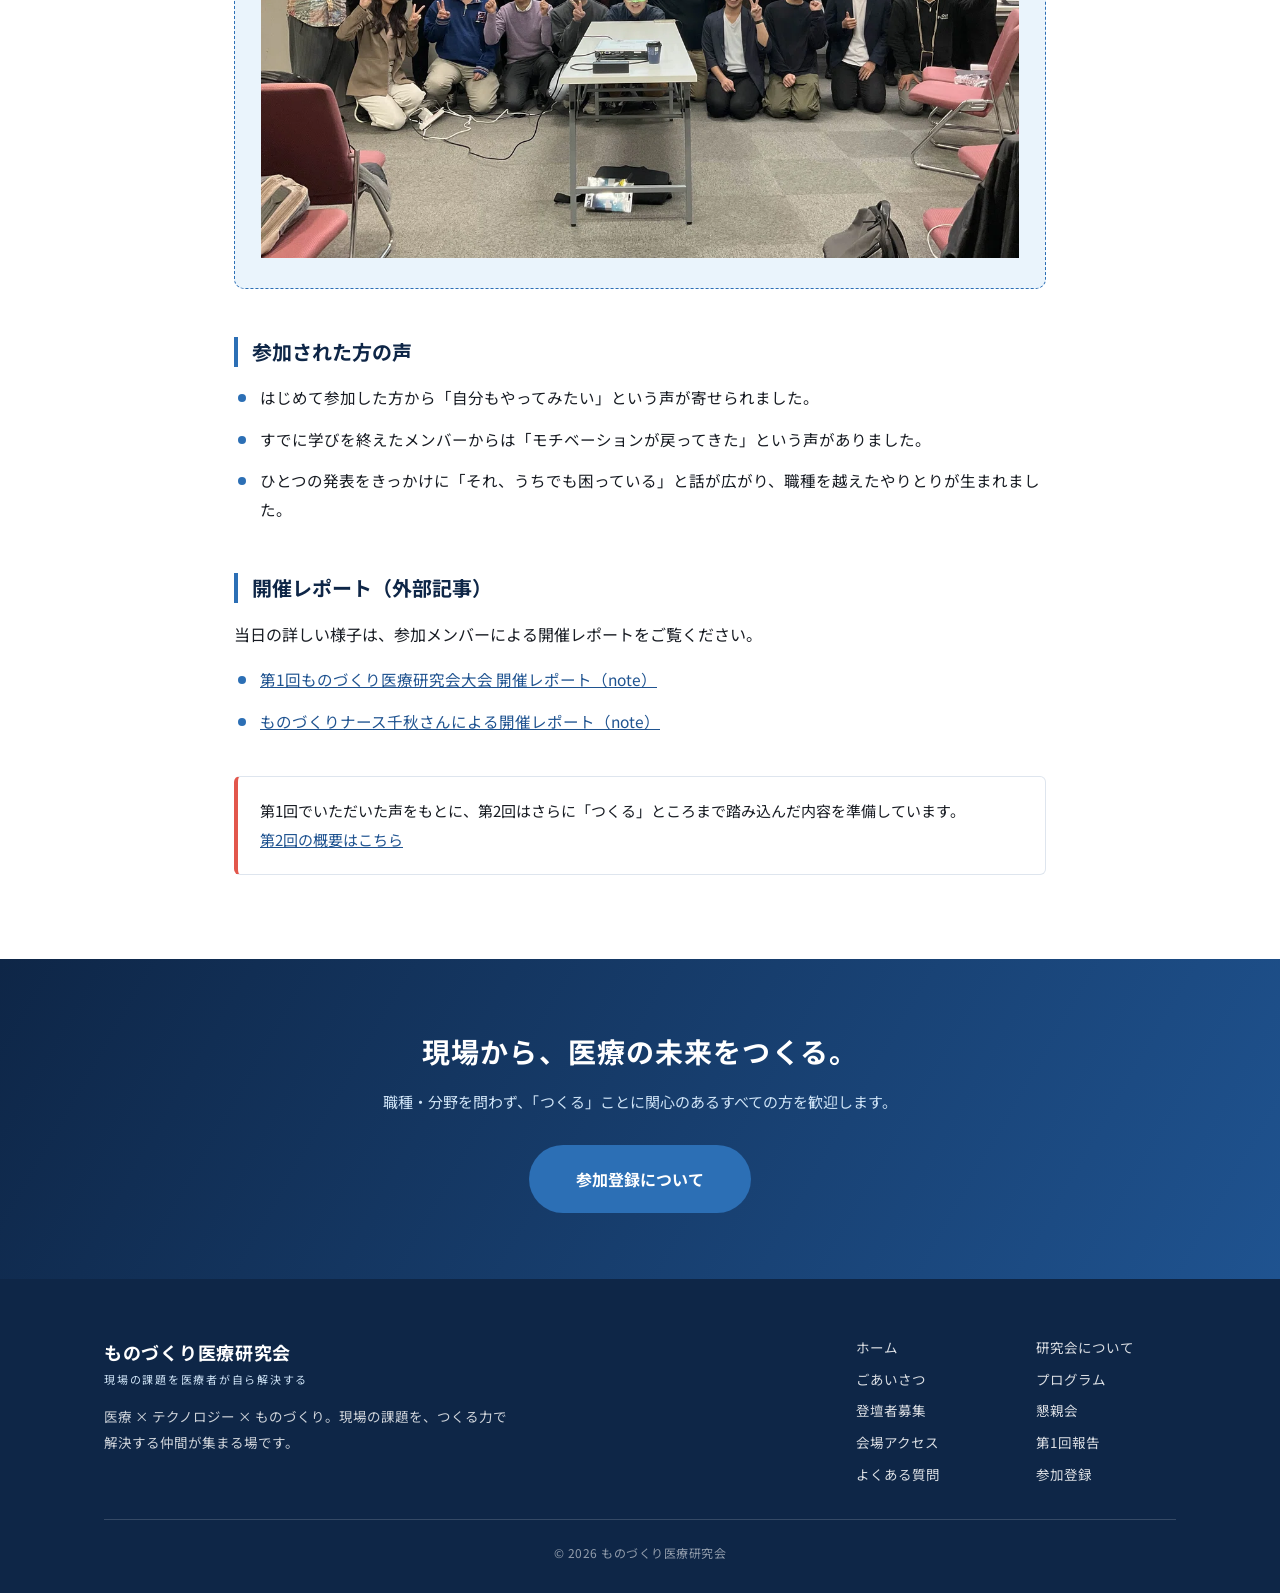
<file: report-1st.html>
<!DOCTYPE html>
<html lang="ja">
<head>
<meta charset="UTF-8">
<meta name="viewport" content="width=device-width, initial-scale=1">
<title>第1回 開催報告｜第2回 ものづくり医療研究会</title>
<meta name="description" content="第1回ものづくり医療研究会の開催報告。">
<meta property="og:title" content="第1回 開催報告｜第2回 ものづくり医療研究会">
<meta property="og:description" content="第1回ものづくり医療研究会の開催報告。">
<meta property="og:image" content="images/keyvisual.jpg">
<meta property="og:type" content="website">
<link rel="preconnect" href="https://fonts.googleapis.com">
<link rel="preconnect" href="https://fonts.gstatic.com" crossorigin>
<link href="https://fonts.googleapis.com/css2?family=Noto+Sans+JP:wght@400;500;700&display=swap" rel="stylesheet">
<link rel="stylesheet" href="assets/style.css">
</head>
<body>
<header class="site-header">
  <div class="wrap header-inner">
    <a class="brand" href="index.html">
      <span class="brand-mark">も</span>
      <span class="brand-text">
        <span class="brand-name">ものづくり医療研究会</span>
        <span class="brand-sub">第2回大会 / 2026.11.15</span>
      </span>
    </a>
    <button class="nav-toggle" type="button" aria-label="メニューを開く" aria-expanded="false" aria-controls="globalNav"><span></span></button>
    <nav class="nav" id="globalNav">
      <a href="index.html">ホーム</a>
      <a href="about.html">研究会について</a>
      <a href="greeting.html">ごあいさつ</a>
      <a href="program.html">プログラム</a>
      <a href="call-for-presentations.html">登壇者募集</a>
      <a href="social.html">懇親会</a>
      <a href="access.html">会場アクセス</a>
      <a href="report-1st.html" class="current">第1回報告</a>
      <a href="faq.html">よくある質問</a>
      <a href="registration.html" class="nav-cta">参加登録</a>
    </nav>
  </div>
</header>
<section class="page-head">
  <div class="wrap">
    <h1>第1回 開催報告</h1>
    <p>REPORT</p>
  </div>
</section>
<div class="breadcrumb">
  <ol>
    <li><a href="index.html">ホーム</a></li>
    <li>第1回 開催報告</li>
  </ol>
</div>
<section class="section">
  <div class="wrap narrow">
    <p class="lead">
      第1回ものづくり医療研究会大会「始動」は、2025年11月23日（日）に東京芸術センターにて開催し、
      約30名の皆さまにご参加いただきました。<br>
      ご参加いただいた皆さま、ご登壇いただいた先生方、運営を手伝ってくださった仲間に、心より御礼申し上げます。
    </p>

    <figure class="poster-figure">
      <img src="images/poster-1st.jpg" alt="第1回大会「始動」開催告知ポスター　医療の課題をデジタルで切り拓け。">
      <figcaption>第1回大会「始動」開催告知ポスター ／ 医療の課題を、デジタルで切り拓け。</figcaption>
    </figure>

    <h2 class="block-title">開催のきっかけ</h2>
    <p>
      それまでオンラインを中心に活動していたなかで、「一度、対面で集まりたい」という声が上がったことが出発点でした。
      画面越しではなく同じ場所に集まって、つくったものを見せ合い、困りごとを持ち寄る。
      そうして実現したのが、第1回大会「始動」です。
    </p>

    <h2 class="block-title">開催概要</h2>
    <table class="table-outline">
      <tr><th>名称</th><td>ものづくり医療研究会 第1回大会「始動」</td></tr>
      <tr><th>開催日</th><td>2025年11月23日（日）13:00〜16:00</td></tr>
      <tr><th>会場</th><td>東京芸術センター（東京都足立区千住1丁目4-1）</td></tr>
      <tr><th>開催形式</th><td>ハイブリッド開催（現地＋オンライン）</td></tr>
      <tr><th>参加者数</th><td>約30名</td></tr>
      <tr><th>登壇者数</th><td>約10名（約3時間のプログラム）</td></tr>
      <tr><th>主催</th><td>ものづくり医療研究会</td></tr>
    </table>

    <h2 class="block-title">共有された実装事例</h2>
    <p>現場で「すでに動いているもの」を中心に、以下のような取り組みが共有されました。</p>
    <div class="grid grid-2">
      <div class="card">
        <h3>IoT見守りシステム</h3>
        <p>センサを活用し、現場の見守り業務を支える仕組み。</p>
      </div>
      <div class="card">
        <h3>電子カルテ連携型 生成AI</h3>
        <p>文書生成、OCR、検索チャットなど、日常業務に組み込まれた生成AIの活用。</p>
      </div>
      <div class="card">
        <h3>クリニック向け LINE bot</h3>
        <p>予約・問診機能を備え、受付業務の負担を軽減する仕組み。</p>
      </div>
      <div class="card">
        <h3>入院説明の動画化</h3>
        <p>繰り返し行われる説明業務を動画に置き換える取り組み。</p>
      </div>
      <div class="card">
        <h3>VRを用いた医学教育コンテンツ</h3>
        <p>体験を通じて学ぶ、新しい医学教育のかたち。</p>
      </div>
      <div class="card">
        <h3>スケジュール業務のDX化</h3>
        <p>スタッフ満足度81.8%（やや満足18.2%）、ミスや負担の軽減という成果が報告されました。</p>
      </div>
    </div>

    <h2 class="block-title">当日の様子</h2>
    <p>
      印象的だったのは、「構想」ではなく、現場で動く形に落とし込まれている人たちの熱量でした。
      研究費を獲得してプロジェクトを運営する、病院内に新しい部門を立ち上げる、専用スペースを確保する——
      それぞれが自分の現場で、実際に前へ進めていました。
    </p>
    <p>
      医療DXは「特別な人」だけのものではなく、現場の小さな工夫の積み重ねで前に進んでいく。
      まず動くものを作って、小さく始めて、改善する。第1回を通じて共有されたのは、この姿勢そのものでした。
    </p>
    <div class="coming" style="margin-top:28px;">
		<img src="images/1770962825-YmK10uyPS3x6fLWgeXNvtA8a.webp" alt="説明"> 
      <!--<strong>当日の写真を掲載予定</strong>
      <p>画像ファイルを <code>images/</code> フォルダに置き、<code>&lt;img src="images/ファイル名.jpg" alt="説明"&gt;</code> で追加してください。</p>-->
    </div>

    <h2 class="block-title">参加された方の声</h2>
    <ul class="check">
      <li>はじめて参加した方から「自分もやってみたい」という声が寄せられました。</li>
      <li>すでに学びを終えたメンバーからは「モチベーションが戻ってきた」という声がありました。</li>
      <li>ひとつの発表をきっかけに「それ、うちでも困っている」と話が広がり、職種を越えたやりとりが生まれました。</li>
    </ul>

    <h2 class="block-title">開催レポート（外部記事）</h2>
    <p>当日の詳しい様子は、参加メンバーによる開催レポートをご覧ください。</p>
    <ul class="check">
      <li><a href="https://note.com/tomosuke_0326/n/n0e947fc9af99" target="_blank" rel="noopener">第1回ものづくり医療研究会大会 開催レポート（note）</a></li>
      <li><a href="https://note.com/monochi/n/na832e34acb67" target="_blank" rel="noopener">ものづくりナース千秋さんによる開催レポート（note）</a></li>
    </ul>

    <div class="notice" style="margin-top:40px;">
      <p>第1回でいただいた声をもとに、第2回はさらに「つくる」ところまで踏み込んだ内容を準備しています。<br>
      <a href="about.html">第2回の概要はこちら</a></p>
    </div>
  </div>
</section>

<section class="cta-band">
  <div class="wrap">
    <h2>現場から、医療の未来をつくる。</h2>
    <p>職種・分野を問わず、「つくる」ことに関心のあるすべての方を歓迎します。</p>
    <a class="btn btn-primary btn-lg" href="registration.html">参加登録について</a>
  </div>
</section>
<footer class="site-footer">
  <div class="wrap">
    <div class="footer-top">
      <div class="footer-brand">
        <div class="name">ものづくり医療研究会</div>
        <div class="en">現場の課題を医療者が自ら解決する</div>
        <p>医療 × テクノロジー × ものづくり。現場の課題を、つくる力で解決する仲間が集まる場です。</p>
      </div>
      <nav class="footer-nav">
      <a href="index.html">ホーム</a>
      <a href="about.html">研究会について</a>
      <a href="greeting.html">ごあいさつ</a>
      <a href="program.html">プログラム</a>
      <a href="call-for-presentations.html">登壇者募集</a>
      <a href="social.html">懇親会</a>
      <a href="access.html">会場アクセス</a>
      <a href="report-1st.html">第1回報告</a>
      <a href="faq.html">よくある質問</a>
      <a href="registration.html">参加登録</a>
      </nav>
    </div>
    <div class="copyright">&copy; 2026 ものづくり医療研究会</div>
  </div>
</footer>
<script src="assets/script.js"></script>
</body>
</html>
</file>
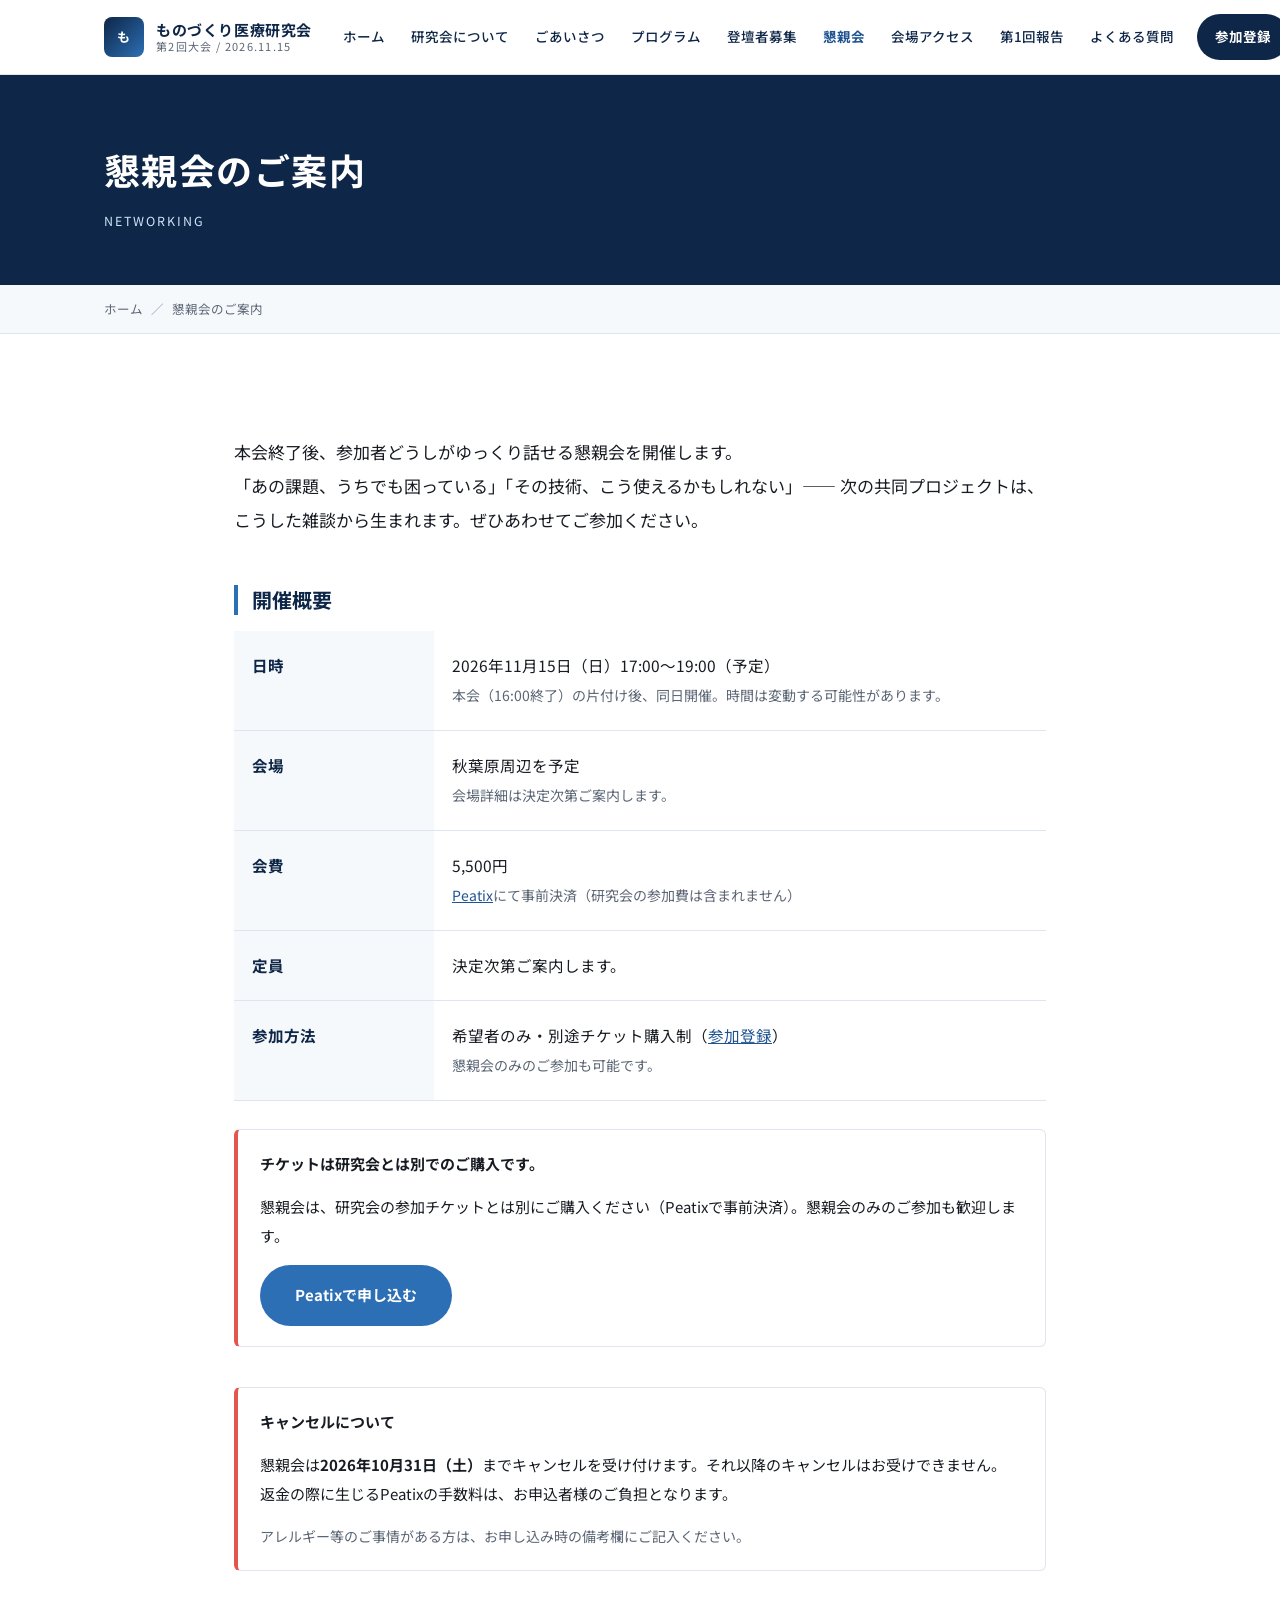
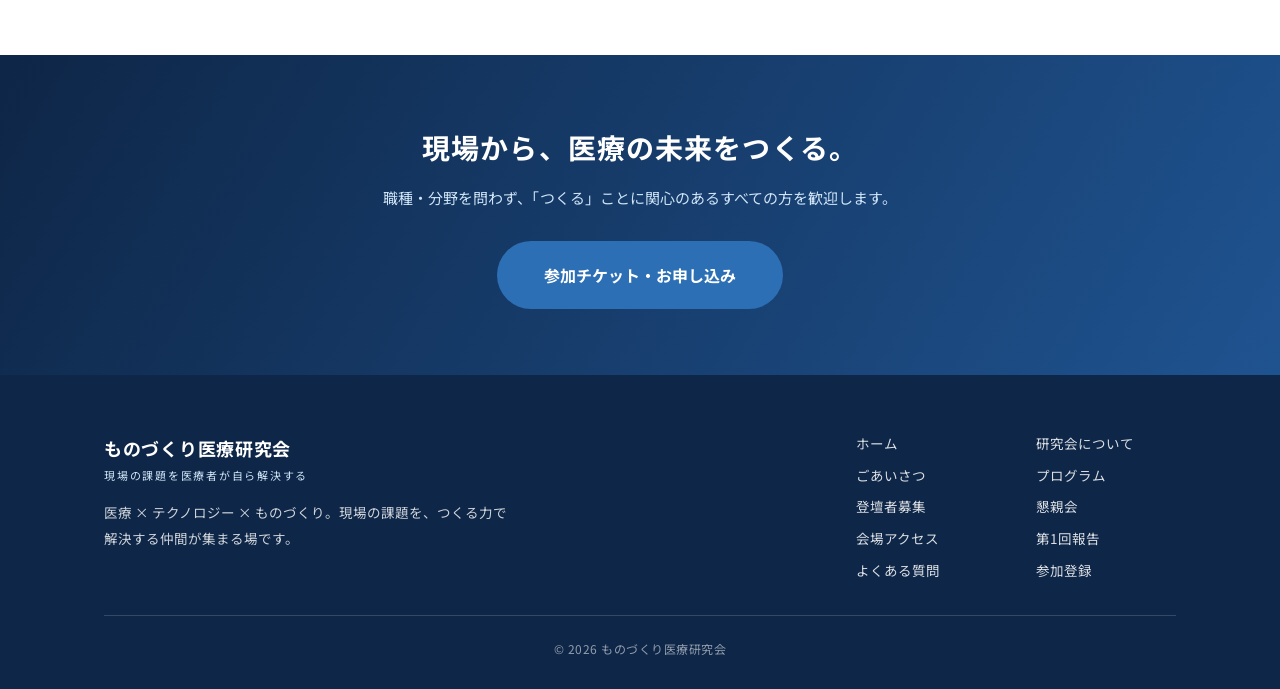
<file: social.html>
<!DOCTYPE html>
<html lang="ja">
<head>
<meta charset="UTF-8">
<meta name="viewport" content="width=device-width, initial-scale=1">
<title>懇親会のご案内｜第2回 ものづくり医療研究会</title>
<meta name="description" content="第2回ものづくり医療研究会 懇親会のご案内。2026年11月15日17:00〜19:00、秋葉原周辺にて開催予定。会費5,500円（別途チケット制）。">
<meta property="og:title" content="懇親会のご案内｜第2回 ものづくり医療研究会">
<meta property="og:description" content="第2回ものづくり医療研究会 懇親会のご案内。2026年11月15日17:00〜19:00、秋葉原周辺にて開催予定。会費5,500円（別途チケット制）。">
<meta property="og:image" content="images/keyvisual.jpg">
<meta property="og:type" content="website">
<link rel="preconnect" href="https://fonts.googleapis.com">
<link rel="preconnect" href="https://fonts.gstatic.com" crossorigin>
<link href="https://fonts.googleapis.com/css2?family=Noto+Sans+JP:wght@400;500;700&display=swap" rel="stylesheet">
<link rel="stylesheet" href="assets/style.css">
</head>
<body>
<header class="site-header">
  <div class="wrap header-inner">
    <a class="brand" href="index.html">
      <span class="brand-mark">も</span>
      <span class="brand-text">
        <span class="brand-name">ものづくり医療研究会</span>
        <span class="brand-sub">第2回大会 / 2026.11.15</span>
      </span>
    </a>
    <button class="nav-toggle" type="button" aria-label="メニューを開く" aria-expanded="false" aria-controls="globalNav"><span></span></button>
    <nav class="nav" id="globalNav">
      <a href="index.html">ホーム</a>
      <a href="about.html">研究会について</a>
      <a href="greeting.html">ごあいさつ</a>
      <a href="program.html">プログラム</a>
      <a href="call-for-presentations.html">登壇者募集</a>
      <a href="social.html" class="current">懇親会</a>
      <a href="access.html">会場アクセス</a>
      <a href="report-1st.html">第1回報告</a>
      <a href="faq.html">よくある質問</a>
      <a href="registration.html" class="nav-cta">参加登録</a>
    </nav>
  </div>
</header>
<section class="page-head">
  <div class="wrap">
    <h1>懇親会のご案内</h1>
    <p>NETWORKING</p>
  </div>
</section>
<div class="breadcrumb">
  <ol>
    <li><a href="index.html">ホーム</a></li>
    <li>懇親会のご案内</li>
  </ol>
</div>
<section class="section">
  <div class="wrap narrow">
    <p class="lead">
      本会終了後、参加者どうしがゆっくり話せる懇親会を開催します。<br>
      「あの課題、うちでも困っている」「その技術、こう使えるかもしれない」——
      次の共同プロジェクトは、こうした雑談から生まれます。ぜひあわせてご参加ください。
    </p>

    <h2 class="block-title">開催概要</h2>
    <table class="table-outline">
      <tr><th>日時</th><td>2026年11月15日（日）17:00〜19:00（予定）<br><span class="muted">本会（16:00終了）の片付け後、同日開催。時間は変動する可能性があります。</span></td></tr>
      <tr><th>会場</th><td>秋葉原周辺を予定<br><span class="muted">会場詳細は決定次第ご案内します。</span></td></tr>
      <tr><th>会費</th><td>5,500円<br><span class="muted"><a href="https://peatix.com/event/5176466" target="_blank" rel="noopener">Peatix</a>にて事前決済（研究会の参加費は含まれません）</span></td></tr>
      <tr><th>定員</th><td>決定次第ご案内します。</td></tr>
      <tr><th>参加方法</th><td>希望者のみ・別途チケット購入制（<a href="registration.html">参加登録</a>）<br><span class="muted">懇親会のみのご参加も可能です。</span></td></tr>
    </table>

    <div class="notice" style="margin-top:28px;">
      <p><strong>チケットは研究会とは別でのご購入です。</strong></p>
      <p>懇親会は、研究会の参加チケットとは別にご購入ください（Peatixで事前決済）。懇親会のみのご参加も歓迎します。</p>
      <p style="margin-top:14px;"><a class="btn btn-primary" href="https://peatix.com/event/5176466" target="_blank" rel="noopener">Peatixで申し込む</a></p>
    </div>


    <div class="notice" style="margin-top:40px;">
      <p><strong>キャンセルについて</strong></p>
      <p>懇親会は<strong>2026年10月31日（土）</strong>までキャンセルを受け付けます。それ以降のキャンセルはお受けできません。<br>
      返金の際に生じるPeatixの手数料は、お申込者様のご負担となります。</p>
      <p class="muted">アレルギー等のご事情がある方は、お申し込み時の備考欄にご記入ください。</p>
    </div>
  </div>
</section>

<section class="cta-band">
  <div class="wrap">
    <h2>現場から、医療の未来をつくる。</h2>
    <p>職種・分野を問わず、「つくる」ことに関心のあるすべての方を歓迎します。</p>
    <a class="btn btn-primary btn-lg" href="registration.html">参加チケット・お申し込み</a>
  </div>
</section>

<footer class="site-footer">
  <div class="wrap">
    <div class="footer-top">
      <div class="footer-brand">
        <div class="name">ものづくり医療研究会</div>
        <div class="en">現場の課題を医療者が自ら解決する</div>
        <p>医療 × テクノロジー × ものづくり。現場の課題を、つくる力で解決する仲間が集まる場です。</p>
      </div>
      <nav class="footer-nav">
      <a href="index.html">ホーム</a>
      <a href="about.html">研究会について</a>
      <a href="greeting.html">ごあいさつ</a>
      <a href="program.html">プログラム</a>
      <a href="call-for-presentations.html">登壇者募集</a>
      <a href="social.html">懇親会</a>
      <a href="access.html">会場アクセス</a>
      <a href="report-1st.html">第1回報告</a>
      <a href="faq.html">よくある質問</a>
      <a href="registration.html">参加登録</a>
      </nav>
    </div>
    <div class="copyright">&copy; 2026 ものづくり医療研究会</div>
  </div>
</footer>
<script src="assets/script.js"></script>
</body>
</html>
</file>
<file: assets/style.css>
@charset "UTF-8";

/* =========================================================
   第2回 ものづくり医療研究会 公式サイト
   共通スタイルシート
   ========================================================= */

:root {
  --navy:       #0E2647;
  --navy-2:     #1B3A63;
  --blue:       #2C6FB5;
  --blue-dark:  #1F5390;
  --blue-light: #CFE4F7;
  --sky:        #EAF4FC;
  --ink:        #171B22;
  --gray:       #5B6675;
  --gray-light: #8A94A3;
  --line:       #DEE5EE;
  --bg:         #FFFFFF;
  --bg-soft:    #F6F9FC;
  --accent:     #E2574C;

  --wrap: 1120px;
  --radius: 10px;
  --shadow: 0 2px 14px rgba(14, 38, 71, .07);
  --shadow-lg: 0 10px 40px rgba(14, 38, 71, .12);

  --font-jp: "Noto Sans JP", "Hiragino Kaku Gothic ProN", "Hiragino Sans",
             "Yu Gothic", "Meiryo", system-ui, sans-serif;
}

* { box-sizing: border-box; }

html { scroll-behavior: smooth; }

body {
  margin: 0;
  font-family: var(--font-jp);
  color: var(--ink);
  background: var(--bg);
  font-size: 16px;
  line-height: 1.9;
  -webkit-font-smoothing: antialiased;
  text-align: left;
  line-break: strict;
  overflow-wrap: break-word;
}

img { max-width: 100%; height: auto; display: block; }
a { color: var(--blue-dark); }
a:hover { opacity: .8; }

.wrap { width: 100%; max-width: var(--wrap); margin: 0 auto; padding: 0 24px; }
.narrow { max-width: 860px; }

/* ---------- ヘッダー ---------- */
.site-header {
  position: sticky; top: 0; z-index: 100;
  background: rgba(255,255,255,.96);
  backdrop-filter: blur(8px);
  border-bottom: 1px solid var(--line);
}
.header-inner {
  display: flex; align-items: center; justify-content: space-between;
  gap: 20px; height: 74px;
}
.brand { display: flex; align-items: center; gap: 12px; text-decoration: none; color: var(--navy); }
.brand-mark {
  width: 40px; height: 40px; flex: none; border-radius: 8px;
  background: linear-gradient(135deg, var(--navy) 0%, var(--blue) 100%);
  color: #fff; font-weight: 700; font-size: 13px; letter-spacing: .02em;
  display: grid; place-items: center;
}
.brand-text { line-height: 1.25; }
.brand-name { display: block; font-weight: 700; font-size: 15px; letter-spacing: .04em; white-space: nowrap; }
.brand-sub  { display: block; font-size: 11px; color: var(--gray); letter-spacing: .12em; }

.nav { display: flex; align-items: center; gap: 4px; }
.nav a {
  display: block; padding: 8px 11px; font-size: 13.5px; font-weight: 500;
  color: var(--navy); text-decoration: none; border-radius: 6px; white-space: nowrap;
}
.nav a:hover { background: var(--sky); opacity: 1; }
.nav a.current { color: var(--blue-dark); font-weight: 700; }
.nav .nav-cta {
  margin-left: 8px; background: var(--navy); color: #fff; padding: 10px 18px;
  border-radius: 999px; font-weight: 700;
}
.nav .nav-cta:hover { background: var(--blue-dark); }

.nav-toggle {
  display: none; width: 44px; height: 44px; border: 1px solid var(--line);
  background: #fff; border-radius: 8px; cursor: pointer; padding: 0;
}
.nav-toggle span, .nav-toggle span::before, .nav-toggle span::after {
  display: block; width: 20px; height: 2px; background: var(--navy);
  margin: 0 auto; position: relative; transition: .2s;
}
.nav-toggle span::before { content: ""; position: absolute; top: -6px; }
.nav-toggle span::after  { content: ""; position: absolute; top: 6px; }

@media (max-width: 1040px) {
  .nav a { padding: 8px 8px; font-size: 12.5px; }
  .nav .nav-cta { padding: 9px 14px; }
}
@media (max-width: 900px) {
  .nav-toggle { display: block; }
  .nav {
    position: absolute; left: 0; right: 0; top: 74px;
    flex-direction: column; align-items: stretch; gap: 0;
    background: #fff; border-bottom: 1px solid var(--line);
    box-shadow: var(--shadow); padding: 8px 16px 20px;
    display: none;
  }
  .nav.open { display: flex; }
  .nav a { padding: 14px 8px; font-size: 15px; border-bottom: 1px solid var(--line); border-radius: 0; }
  .nav .nav-cta { margin: 14px 0 0; text-align: center; border: 0; border-radius: 999px; }
}

/* ---------- ヒーロー（トップ） ---------- */
.hero { position: relative; background: var(--navy); overflow: hidden; }
.hero-media { position: absolute; inset: 0; }
.hero-media img { width: 100%; height: 100%; object-fit: cover; object-position: center 38%; }
.hero-media::after {
  content: ""; position: absolute; inset: 0;
  background: linear-gradient(105deg, rgba(8,24,46,.88) 0%, rgba(10,32,60,.72) 45%, rgba(14,45,84,.35) 100%);
}
.hero-inner { position: relative; padding: 96px 0 80px; color: #fff; }
.hero-eyebrow {
  display: inline-block; font-size: 13px; letter-spacing: .18em; font-weight: 700;
  border: 1px solid rgba(255,255,255,.5); border-radius: 999px; padding: 6px 16px; margin-bottom: 26px;
}
.hero h1 {
  margin: 0 0 8px; font-size: clamp(30px, 5.2vw, 56px); line-height: 1.25;
  font-weight: 700; letter-spacing: .02em;
}
.hero .hero-en { font-size: 12.5px; letter-spacing: .16em; color: var(--blue-light); margin: 0 0 28px; }
.hero-lead { font-size: clamp(17px, 2.4vw, 23px); font-weight: 500; line-height: 1.7; margin: 0 0 32px; max-width: 30em; }
.hero-facts { display: flex; flex-wrap: wrap; gap: 10px 12px; margin-bottom: 34px; }
.hero-facts span {
  background: rgba(255,255,255,.12); border: 1px solid rgba(255,255,255,.25);
  border-radius: 999px; padding: 8px 18px; font-size: 14px; font-weight: 500;
}
.hero-actions { display: flex; flex-wrap: wrap; gap: 12px; }
@media (max-width: 700px) { .hero-inner { padding: 64px 0 56px; } }

/* ---------- ページヘッダー（下層） ---------- */
.page-head { background: var(--navy); color: #fff; padding: 60px 0 52px; }
.page-head h1 { margin: 0 0 6px; font-size: clamp(24px, 3.6vw, 36px); letter-spacing: .04em; }
.page-head p { margin: 0; font-size: 12.5px; letter-spacing: .16em; color: var(--blue-light); }

.breadcrumb { background: var(--bg-soft); border-bottom: 1px solid var(--line); font-size: 12.5px; color: var(--gray); }
.breadcrumb ol { list-style: none; display: flex; flex-wrap: wrap; gap: 8px; margin: 0; padding: 12px 24px; max-width: var(--wrap); margin-inline: auto; }
.breadcrumb li::after { content: "／"; margin-left: 8px; color: var(--gray-light); }
.breadcrumb li:last-child::after { content: ""; }
.breadcrumb a { color: var(--gray); text-decoration: none; }

/* ---------- ボタン ---------- */
.btn {
  display: inline-flex; align-items: center; justify-content: center; gap: 8px;
  padding: 15px 34px; border-radius: 999px; font-weight: 700; font-size: 15px;
  text-decoration: none; border: 1.5px solid transparent; transition: .18s; cursor: pointer;
}
.btn-primary { background: var(--blue); color: #fff; }
.btn-primary:hover { background: var(--blue-dark); opacity: 1; }
.btn-ghost { border-color: rgba(255,255,255,.6); color: #fff; }
.btn-ghost:hover { background: rgba(255,255,255,.12); opacity: 1; }
.btn-outline { border-color: var(--navy); color: var(--navy); background: #fff; }
.btn-outline:hover { background: var(--navy); color: #fff; opacity: 1; }
.btn-lg { padding: 18px 46px; font-size: 16px; }
.btn[aria-disabled="true"] { background: #C7D0DB; border-color: #C7D0DB; color: #fff; pointer-events: none; }

/* ---------- セクション共通 ---------- */
.section { padding: 84px 0; }
.section-soft { background: var(--bg-soft); }
.section-sky { background: var(--sky); }
@media (max-width: 700px) { .section { padding: 56px 0; } }

.section-title { margin: 0 0 8px; font-size: clamp(22px, 3.2vw, 32px); letter-spacing: .04em; color: var(--navy); }
.section-en { margin: 0 0 36px; font-size: 12px; letter-spacing: .2em; color: var(--blue); font-weight: 700; }
.section-head { margin-bottom: 40px; }
.section-head .section-en { margin-bottom: 6px; }
.section-head .section-title { margin-bottom: 0; }
.lead { font-size: 17px; line-height: 2; color: var(--ink); }

h2.block-title {
  font-size: 20px; color: var(--navy); margin: 48px 0 16px; padding-left: 14px;
  border-left: 4px solid var(--blue); line-height: 1.5;
}
h2.block-title:first-child { margin-top: 0; }
h3.sub-title { font-size: 17px; color: var(--navy-2); margin: 32px 0 10px; }

/* ---------- お知らせ ---------- */
.news-list { list-style: none; margin: 0; padding: 0; }
.news-list li { border-bottom: 1px solid var(--line); padding: 18px 4px; display: flex; gap: 20px; flex-wrap: wrap; }
.news-list time { color: var(--gray); font-size: 14px; min-width: 110px; letter-spacing: .04em; }
.news-tag {
  font-size: 11px; font-weight: 700; letter-spacing: .08em; padding: 3px 10px; border-radius: 4px;
  background: var(--sky); color: var(--blue-dark); align-self: center;
}
.news-tag.is-new { background: var(--accent); color: #fff; }
.news-body { flex: 1 1 320px; }

/* ---------- 概要テーブル ---------- */
.table-outline { width: 100%; border-collapse: collapse; background: #fff; }
.table-outline th, .table-outline td {
  border-bottom: 1px solid var(--line); padding: 20px 18px; text-align: left; vertical-align: top; font-size: 15.5px;
}
.table-outline th { width: 200px; background: var(--bg-soft); color: var(--navy); font-weight: 700; white-space: nowrap; }
@media (max-width: 640px) {
  .table-outline th, .table-outline td { display: block; width: 100%; border-bottom: 0; padding: 14px 16px; }
  .table-outline th { padding-bottom: 4px; }
  .table-outline tr { display: block; border-bottom: 1px solid var(--line); }
}

/* ---------- カード ---------- */
.grid { display: grid; gap: 24px; }
.grid-2 { grid-template-columns: repeat(2, 1fr); }
.grid-3 { grid-template-columns: repeat(3, 1fr); }
@media (max-width: 860px) { .grid-2, .grid-3 { grid-template-columns: 1fr; } }

.card {
  background: #fff; border: 1px solid var(--line); border-radius: var(--radius);
  padding: 32px 28px; box-shadow: var(--shadow);
}
.card h3 { margin: 0 0 10px; font-size: 19px; color: var(--navy); line-height: 1.5; }
.card p { margin: 0; font-size: 15px; color: var(--gray); }
.card-icon {
  width: 54px; height: 54px; border-radius: 50%; background: var(--blue-light);
  display: grid; place-items: center; margin-bottom: 18px; font-size: 22px; color: var(--navy);
}
.card-num { font-size: 12px; font-weight: 700; letter-spacing: .18em; color: var(--blue); display: block; margin-bottom: 8px; }

/* ---------- 訴求ブロック ---------- */
.pillars { display: grid; grid-template-columns: repeat(2, 1fr); gap: 28px; }
@media (max-width: 860px) { .pillars { grid-template-columns: 1fr; } }
.pillar { background: #fff; border-radius: var(--radius); padding: 34px 30px; border: 1px solid var(--line); }
.pillar .label { font-size: 14px; color: var(--gray); }
.pillar .power { font-size: 25px; font-weight: 700; color: var(--navy); margin: 4px 0 14px; letter-spacing: .02em; }
.pillar p { margin: 0; font-size: 15px; color: var(--gray); }

/* ---------- タイムテーブル ---------- */
.timetable { width: 100%; border-collapse: collapse; }
.timetable th, .timetable td { border: 1px solid var(--line); padding: 16px; font-size: 15px; vertical-align: top; }
.timetable thead th { background: var(--navy); color: #fff; font-weight: 700; }
.timetable td.time { width: 150px; white-space: nowrap; color: var(--blue-dark); font-weight: 700; background: var(--bg-soft); }
@media (max-width: 640px) {
  .timetable, .timetable tbody, .timetable tr, .timetable td { display: block; width: 100%; }
  .timetable thead { display: none; }
  .timetable tr { margin-bottom: 14px; border: 1px solid var(--line); border-radius: 8px; overflow: hidden; }
  .timetable td { border: 0; border-bottom: 1px solid var(--line); }
  .timetable td.time { width: 100%; }
}

/* ---------- ビジョン ---------- */
.vision {
  background: linear-gradient(120deg, var(--navy) 0%, var(--blue-dark) 100%);
  color: #fff; border-radius: var(--radius); padding: 46px 40px; margin-bottom: 8px;
}
.vision-en { margin: 0 0 14px; font-size: 12px; letter-spacing: .22em; font-weight: 700; color: var(--blue-light); }
.vision-copy { margin: 0 0 20px; font-size: clamp(24px, 3.6vw, 34px); font-weight: 700; line-height: 1.45; letter-spacing: .02em; }
.vision-text { margin: 0; font-size: 15.5px; line-height: 1.95; color: rgba(255,255,255,.9); }
@media (max-width: 640px) { .vision { padding: 32px 24px; } }


/* ---------- 引用ブロック ---------- */
.pull-quote {
  background: var(--sky); border-left: 4px solid var(--blue);
  border-radius: 0 var(--radius) var(--radius) 0;
  padding: 30px 32px; margin: 36px 0;
}
.pull-quote p { margin: 0; font-size: 20px; font-weight: 700; color: var(--navy); line-height: 1.7; }
.pull-quote .pull-quote-note { margin-top: 8px; font-size: 15px; font-weight: 400; color: var(--gray); }
@media (max-width: 640px) { .pull-quote { padding: 24px 22px; } .pull-quote p { font-size: 17px; } }

/* ---------- ポスター図版 ---------- */
.poster-figure { margin: 36px auto 8px; max-width: 460px; text-align: center; }
.poster-figure img { border: 1px solid var(--line); border-radius: var(--radius); box-shadow: var(--shadow-lg); }
.poster-figure figcaption { margin-top: 12px; font-size: 13px; color: var(--gray); line-height: 1.7; }

/* ---------- 地図 ---------- */
.map-frame {
  position: relative; border: 1px solid var(--line); border-radius: var(--radius);
  overflow: hidden; aspect-ratio: 16 / 9; background: var(--bg-soft); margin-bottom: 14px;
}
.map-frame iframe { position: absolute; inset: 0; width: 100%; height: 100%; border: 0; }
@media (max-width: 600px) { .map-frame { aspect-ratio: 4 / 3; } }

/* ---------- 準備中バッジ ---------- */
.coming {
  border: 1px dashed var(--blue); background: var(--sky); border-radius: var(--radius);
  padding: 30px 26px; text-align: center; color: var(--navy);
}
.coming strong { display: block; font-size: 17px; margin-bottom: 6px; letter-spacing: .04em; }
.coming p { margin: 0; font-size: 14.5px; color: var(--gray); }

.notice {
  background: #fff; border: 1px solid var(--line); border-left: 4px solid var(--accent);
  border-radius: 6px; padding: 20px 22px; font-size: 15px;
}
.notice p:first-child { margin-top: 0; }
.notice p:last-child { margin-bottom: 0; }

/* ---------- 定義リスト・箇条書き ---------- */
ul.check { list-style: none; padding: 0; margin: 0; }
ul.check li { position: relative; padding-left: 26px; margin-bottom: 12px; font-size: 15.5px; }
ul.check li::before {
  content: ""; position: absolute; left: 4px; top: .72em;
  width: 8px; height: 8px; border-radius: 50%; background: var(--blue);
}
ol.steps { counter-reset: step; list-style: none; padding: 0; margin: 0; }
ol.steps li { position: relative; padding-left: 74px; margin-bottom: 26px; }
ol.steps li::before {
  counter-increment: step; content: "STEP " counter(step);
  position: absolute; left: 0; top: 3px; font-size: 10.5px; font-weight: 700; white-space: nowrap;
  color: #fff; background: var(--blue); border-radius: 4px; padding: 3px 6px; letter-spacing: .06em;
}
ol.steps h3 { margin: 0 0 4px; font-size: 17px; color: var(--navy); }
ol.steps p { margin: 0; font-size: 15px; color: var(--gray); }

/* ---------- CTA 帯 ---------- */
.cta-band { background: linear-gradient(120deg, var(--navy) 0%, var(--blue-dark) 100%); color: #fff; padding: 66px 0; text-align: center; }
.cta-band h2 { margin: 0 0 10px; font-size: clamp(20px, 3vw, 28px); letter-spacing: .04em; }
.cta-band p { margin: 0 0 28px; color: var(--blue-light); font-size: 15px; }

/* ---------- フッター ---------- */
.site-footer { background: var(--navy); color: rgba(255,255,255,.8); padding: 56px 0 28px; font-size: 14px; }
.footer-top { display: flex; flex-wrap: wrap; gap: 40px; justify-content: space-between; padding-bottom: 32px; border-bottom: 1px solid rgba(255,255,255,.16); }
.footer-brand .name { color: #fff; font-size: 18px; font-weight: 700; letter-spacing: .04em; }
.footer-brand .en { font-size: 11px; letter-spacing: .16em; color: var(--blue-light); }
.footer-brand p { margin: 14px 0 0; font-size: 13.5px; max-width: 30em; }
.footer-nav { display: grid; grid-template-columns: repeat(2, minmax(140px, auto)); gap: 6px 40px; }
.footer-nav a { color: rgba(255,255,255,.85); text-decoration: none; font-size: 13.5px; }
.footer-nav a:hover { color: #fff; }
.copyright { padding-top: 22px; font-size: 12px; color: rgba(255,255,255,.55); text-align: center; letter-spacing: .04em; }

/* ---------- ユーティリティ ---------- */
.mt-0 { margin-top: 0; }
.mb-0 { margin-bottom: 0; }
.center { text-align: center; }
.muted { color: var(--gray); font-size: 14px; }
.edit-note { font-size: 12.5px; color: var(--gray-light); }

/* 日本語の折り返しを文節単位に（対応ブラウザのみ） */
.lead, .hero-lead, .section-soft p, .card p, .cta-band p, .vision-text {
  word-break: auto-phrase; text-wrap: pretty;
}
/* 文節のかたまり（この中では改行しない） */
.ph { display: inline-block; }
/* 中央揃えの短い段落は行長を均等に */
.section-soft .center p, .cta-band p, .section-head.center p, .hero-lead { text-wrap: balance; }
</file>
